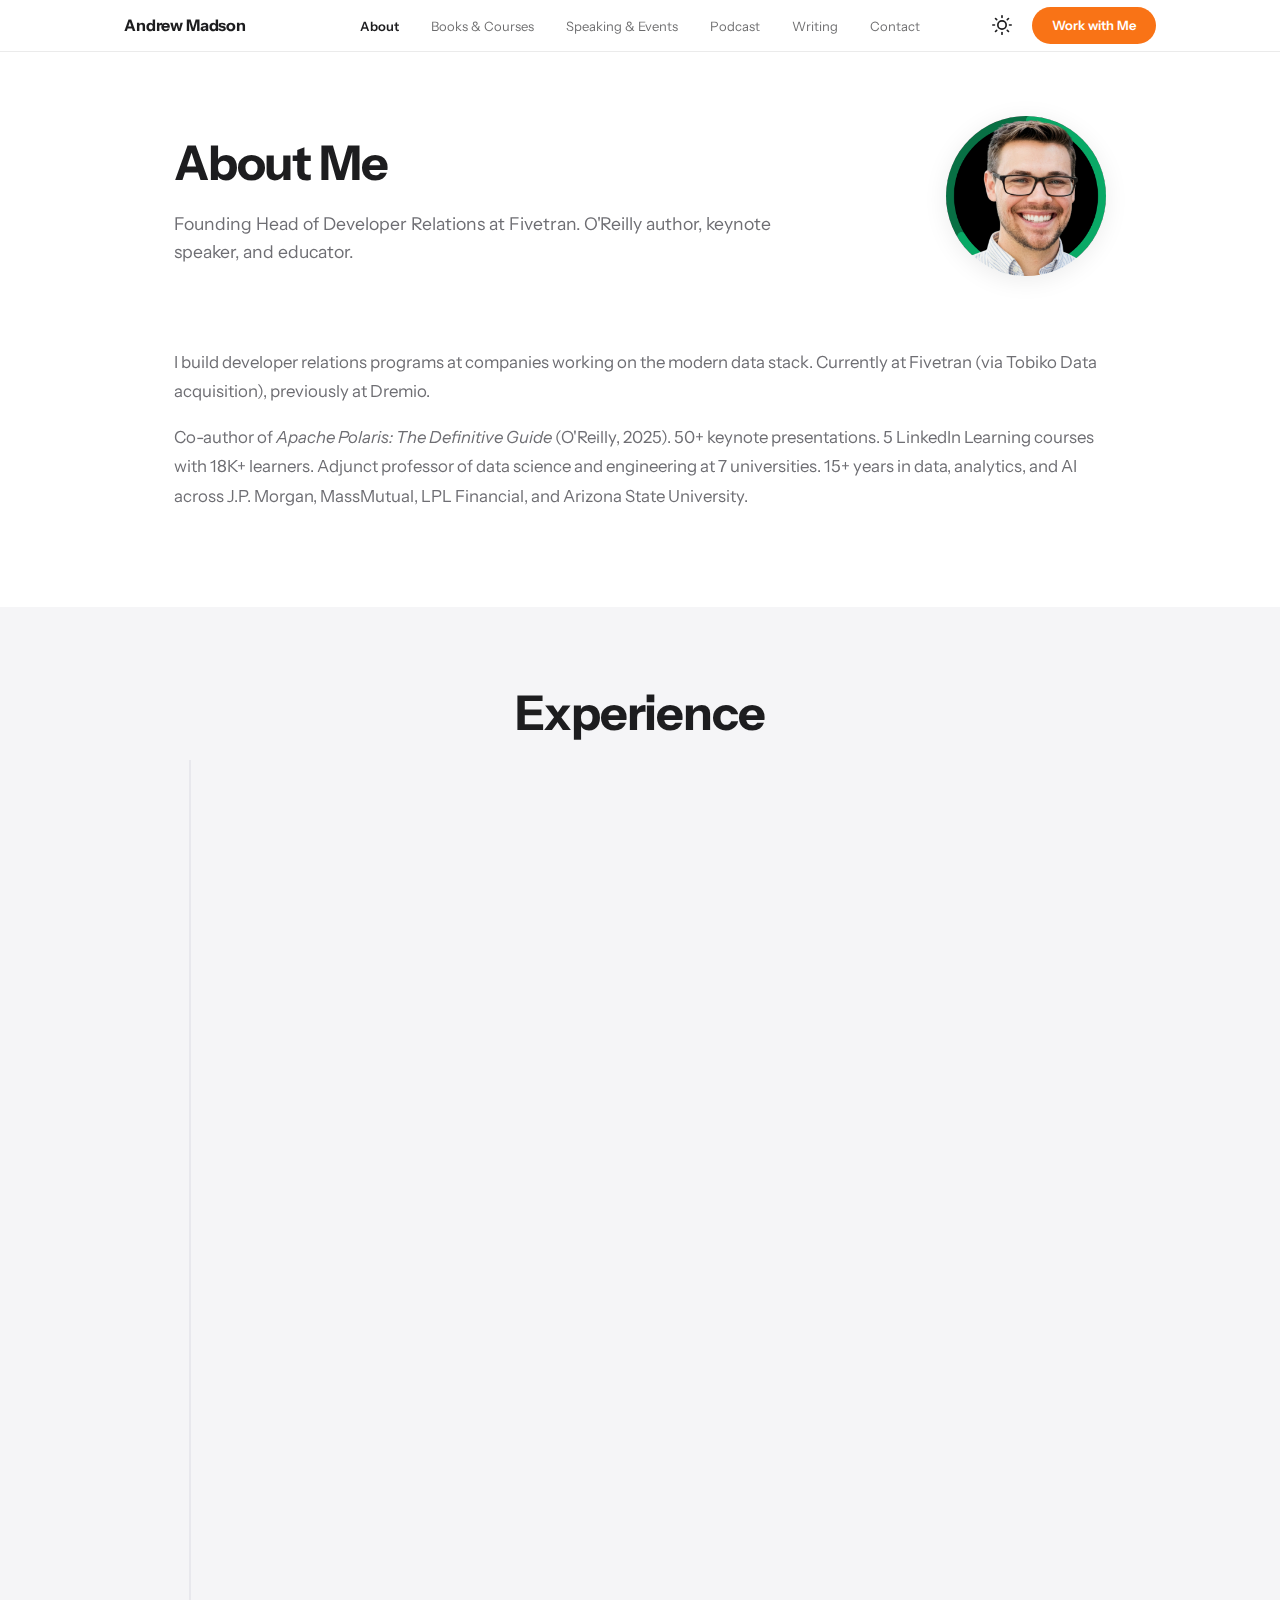
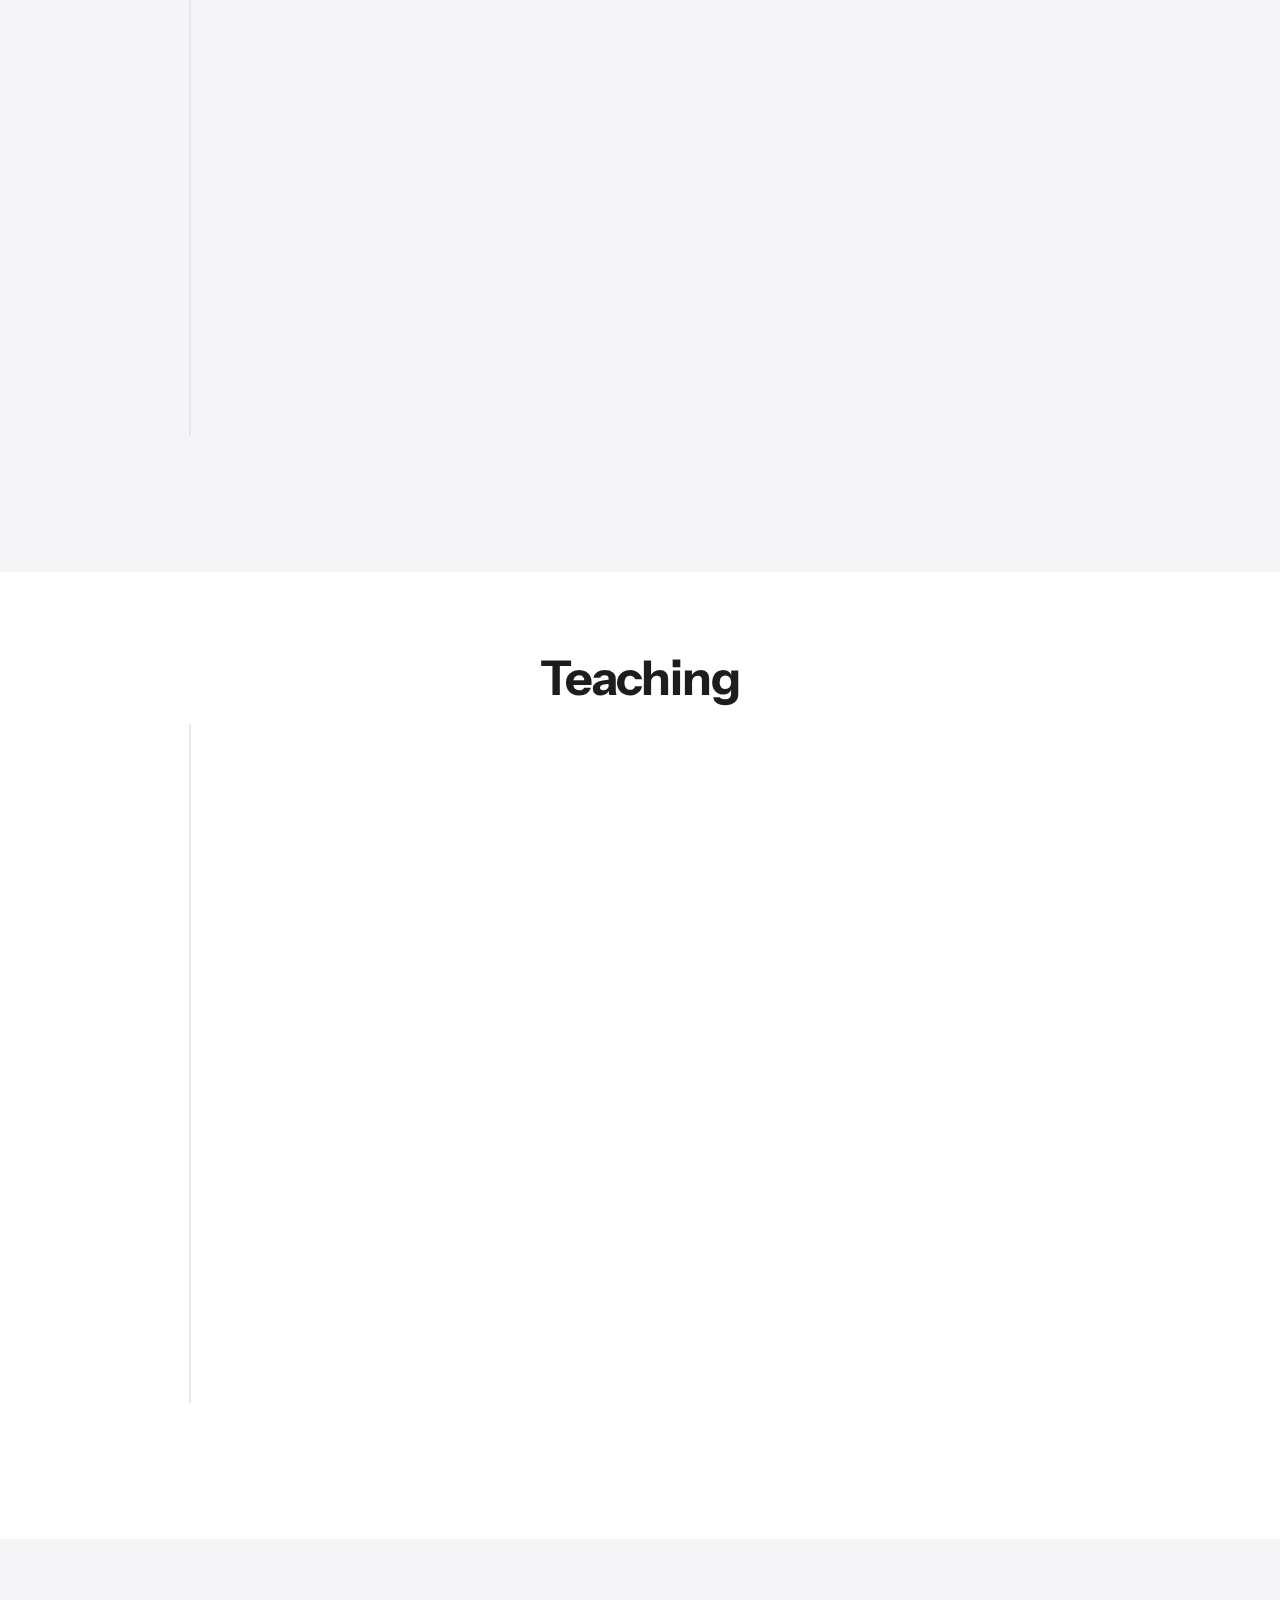
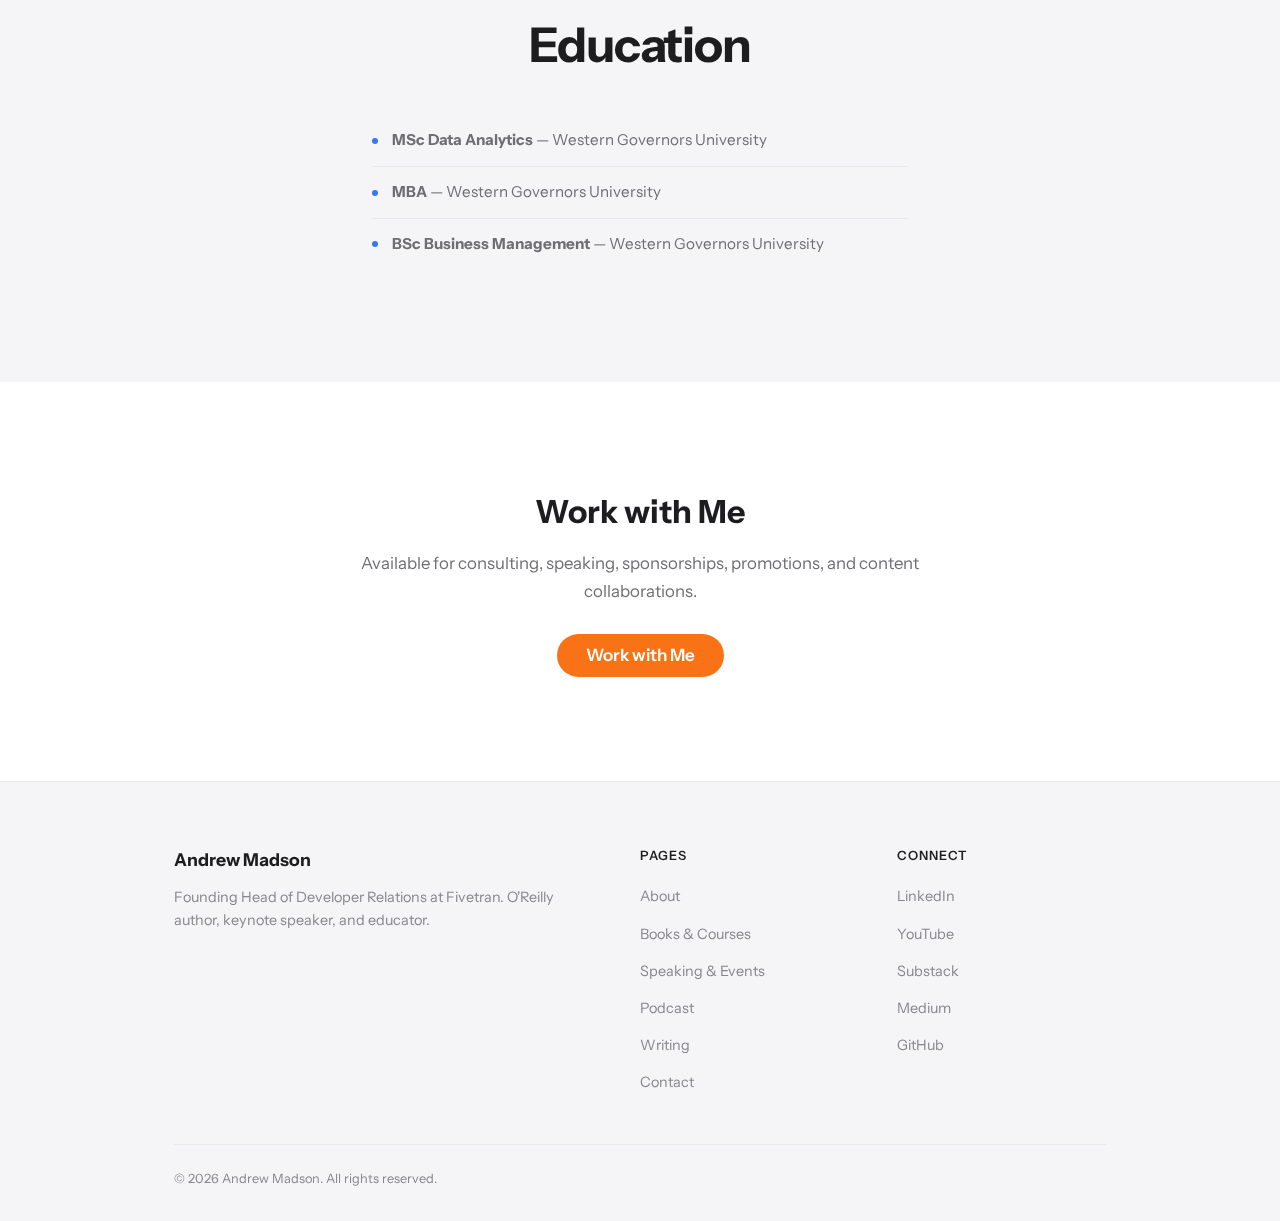
<file: about-me.html>
<!DOCTYPE html>
<html lang="en">
<head>
    <meta charset="UTF-8">
    <meta name="viewport" content="width=device-width, initial-scale=1.0">
    <title>About Me | Andrew Madson</title>
    <meta name="description" content="About Andrew Madson — Founding Head of Developer Relations at Fivetran. O'Reilly author, keynote speaker, and adjunct professor with 15+ years in data engineering.">
    <link rel="preconnect" href="https://fonts.googleapis.com">
    <link rel="preconnect" href="https://fonts.gstatic.com" crossorigin>
    <link href="https://fonts.googleapis.com/css2?family=Instrument+Sans:wght@400;500;600;700&family=JetBrains+Mono:wght@400;500&display=swap" rel="stylesheet">
    <link rel="stylesheet" href="styles.css">
</head>
<body data-page="about-me">
    <!-- SHARED NAV START -->
    <header id="header">
        <nav class="container">
            <a href="index.html" class="nav-logo">Andrew Madson</a>
            <button class="nav-toggle" aria-label="Toggle navigation">
                <span></span>
                <span></span>
                <span></span>
            </button>
            <ul class="nav-links">
                <li><a href="about-me.html">About</a></li>
                <li><a href="books.html">Books &amp; Courses</a></li>
                <li><a href="speaking.html">Speaking &amp; Events</a></li>
                <li><a href="podcast.html">Podcast</a></li>
                <li><a href="blog.html">Writing</a></li>
                <li><a href="contact.html">Contact</a></li>
            </ul>
            <div class="nav-actions">
                <button id="theme-toggle" class="theme-toggle" aria-label="Toggle Dark Mode">
                    <svg class="sun-icon" xmlns="http://www.w3.org/2000/svg" width="20" height="20" viewBox="0 0 24 24" fill="none" stroke="currentColor" stroke-width="2" stroke-linecap="round" stroke-linejoin="round"><circle cx="12" cy="12" r="5"></circle><line x1="12" y1="1" x2="12" y2="3"></line><line x1="12" y1="21" x2="12" y2="23"></line><line x1="4.22" y1="4.22" x2="5.64" y2="5.64"></line><line x1="18.36" y1="18.36" x2="19.78" y2="19.78"></line><line x1="1" y1="12" x2="3" y2="12"></line><line x1="21" y1="12" x2="23" y2="12"></line><line x1="4.22" y1="19.78" x2="5.64" y2="18.36"></line><line x1="18.36" y1="5.64" x2="19.78" y2="4.22"></line></svg>
                    <svg class="moon-icon" xmlns="http://www.w3.org/2000/svg" width="20" height="20" viewBox="0 0 24 24" fill="none" stroke="currentColor" stroke-width="2" stroke-linecap="round" stroke-linejoin="round"><path d="M21 12.79A9 9 0 1 1 11.21 3 7 7 0 0 0 21 12.79z"></path></svg>
                </button>
                <a href="https://docs.google.com/forms/d/e/1FAIpQLSdHYfOCD4GqT7gGfpkM9jqjr7KVi7chFpqvv8XWhYHjovkC3w/viewform" target="_blank" rel="noopener" class="nav-cta">Work with Me</a>
            </div>
        </nav>
    </header>
    <!-- SHARED NAV END -->

    <main>
        <div class="page-header page-header--about">
            <div class="container">
                <div class="about-intro">
                    <div class="about-intro-text">
                        <h1>About Me</h1>
                        <p>Founding Head of Developer Relations at Fivetran. O'Reilly author, keynote speaker, and educator.</p>
                    </div>
                    <img src="images/headshot.png" alt="Andrew Madson" class="about-headshot">
                </div>
            </div>
        </div>

        <section>
            <div class="container">
                <div class="about-text">
                    <p>I build developer relations programs at companies working on the modern data stack. Currently at Fivetran (via Tobiko Data acquisition), previously at Dremio.</p>
                    <p>Co-author of <em>Apache Polaris: The Definitive Guide</em> (O'Reilly, 2025). 50+ keynote presentations. 5 LinkedIn Learning courses with 18K+ learners. Adjunct professor of data science and engineering at 7 universities. 15+ years in data, analytics, and AI across J.P. Morgan, MassMutual, LPL Financial, and Arizona State University.</p>
                </div>
            </div>
        </section>

        <section class="section-light">
            <div class="container">
                <h2 class="section-title">Experience</h2>
                <div class="timeline">
                    <div class="timeline-item reveal">
                        <div class="timeline-logo"><img src="images/logos/fivetran.png" alt="Fivetran"></div>
                        <div class="timeline-content">
                            <h3>Fivetran</h3>
                            <p class="timeline-role">Founding Head of Developer Relations</p>
                            <p class="timeline-date">Present</p>
                            <p>Leading DevRel strategy and developer community growth for Fivetran's data integration platform.</p>
                        </div>
                    </div>
                    <div class="timeline-item reveal">
                        <div class="timeline-logo"><img src="images/logos/tobiko.png" alt="Tobiko Data"></div>
                        <div class="timeline-content">
                            <h3>Tobiko Data</h3>
                            <p class="timeline-role">Head of Developer Relations</p>
                            <p class="timeline-date">Acquired by Fivetran</p>
                            <p>Built DevRel from scratch for SQLMesh and Tobiko Data's data transformation tools.</p>
                        </div>
                    </div>
                    <div class="timeline-item reveal">
                        <div class="timeline-logo"><img src="images/logos/dremio.png" alt="Dremio"></div>
                        <div class="timeline-content">
                            <h3>Dremio</h3>
                            <p class="timeline-role">Field Chief Data Officer &amp; Principal Evangelist</p>
                            <p class="timeline-date">Previously</p>
                            <p>50+ keynotes globally. Established Apache Iceberg and Polaris meetups across 6 cities.</p>
                        </div>
                    </div>
                    <div class="timeline-item reveal">
                        <div class="timeline-logo"><img src="images/logos/insights-x-design.png" alt="Insights x Design"></div>
                        <div class="timeline-content">
                            <h3>Insights x Design</h3>
                            <p class="timeline-role">Founder</p>
                            <p class="timeline-date">Previously</p>
                            <p>Media and consulting focused on data engineering, AI, and open source.</p>
                        </div>
                    </div>
                    <div class="timeline-item reveal">
                        <div class="timeline-logo"><img src="images/logos/asu.png" alt="Arizona State University"></div>
                        <div class="timeline-content">
                            <h3>Arizona State University</h3>
                            <p class="timeline-role">Sr. Director of Analytics &amp; Predictive Modeling</p>
                            <p class="timeline-date">Previously</p>
                            <p>Led analytics teams for enrollment projections, capacity management, and student success research.</p>
                        </div>
                    </div>
                    <div class="timeline-item reveal">
                        <div class="timeline-logo"><img src="images/logos/lpl-financial.png" alt="LPL Financial"></div>
                        <div class="timeline-content">
                            <h3>LPL Financial</h3>
                            <p class="timeline-role">AVP of Analytics</p>
                            <p class="timeline-date">Previously</p>
                            <p>Analytics strategy for one of the largest independent broker-dealers.</p>
                        </div>
                    </div>
                    <div class="timeline-item reveal">
                        <div class="timeline-logo"><img src="images/logos/massmutual.png" alt="MassMutual"></div>
                        <div class="timeline-content">
                            <h3>MassMutual</h3>
                            <p class="timeline-role">Lead Technical Program Manager, Data Privacy</p>
                            <p class="timeline-date">Previously</p>
                            <p>Enterprise data privacy program management.</p>
                        </div>
                    </div>
                    <div class="timeline-item reveal">
                        <div class="timeline-logo"><img src="images/logos/jpmorgan.png" alt="J.P. Morgan Chase"></div>
                        <div class="timeline-content">
                            <h3>J.P. Morgan Chase</h3>
                            <p class="timeline-role">VP of Analytics &amp; Machine Learning</p>
                            <p class="timeline-date">Previously</p>
                            <p>Data analytics and ML for enterprise financial services.</p>
                        </div>
                    </div>
                </div>
            </div>
        </section>

        <section>
            <div class="container">
                <h2 class="section-title">Teaching</h2>
                <div class="timeline">
                    <div class="timeline-item reveal">
                        <div class="timeline-logo"><img src="images/logos/wgu.png" alt="Western Governors University"></div>
                        <div class="timeline-content">
                            <h3>Western Governors University</h3>
                            <p class="timeline-role">Graduate Professor of Data Science &amp; Engineering</p>
                        </div>
                    </div>
                    <div class="timeline-item reveal">
                        <div class="timeline-logo"><img src="images/logos/snhu.png" alt="Southern New Hampshire University"></div>
                        <div class="timeline-content">
                            <h3>Southern New Hampshire University</h3>
                            <p class="timeline-role">Undergraduate Professor of Business Management &amp; Leadership</p>
                        </div>
                    </div>
                    <div class="timeline-item reveal">
                        <div class="timeline-logo"><img src="images/logos/gcu.png" alt="Grand Canyon University"></div>
                        <div class="timeline-content">
                            <h3>Grand Canyon University</h3>
                            <p class="timeline-role">Graduate Professor</p>
                        </div>
                    </div>
                    <div class="timeline-item reveal">
                        <div class="timeline-logo"><img src="images/logos/uindy.png" alt="University of Indianapolis"></div>
                        <div class="timeline-content">
                            <h3>University of Indianapolis</h3>
                            <p class="timeline-role">Graduate Professor</p>
                        </div>
                    </div>
                    <div class="timeline-item reveal">
                        <div class="timeline-logo"><img src="images/logos/trine.png" alt="Trine University"></div>
                        <div class="timeline-content">
                            <h3>Trine University</h3>
                            <p class="timeline-role">Graduate Professor</p>
                        </div>
                    </div>
                    <div class="timeline-item reveal">
                        <div class="timeline-logo"><img src="images/logos/maryville.png" alt="Maryville University"></div>
                        <div class="timeline-content">
                            <h3>Maryville University</h3>
                            <p class="timeline-role">Graduate Professor of Data Engineering</p>
                        </div>
                    </div>
                    <div class="timeline-item reveal">
                        <div class="timeline-logo"><img src="images/logos/purdue.png" alt="Purdue University"></div>
                        <div class="timeline-content">
                            <h3>Purdue University</h3>
                            <p class="timeline-role">Graduate Professor of Data Science</p>
                        </div>
                    </div>
                </div>
            </div>
        </section>

        <section class="section-light">
            <div class="container">
                <h2 class="section-title">Education</h2>
                <div class="education">
                    <ul class="education-list">
                        <li><span><strong>MSc Data Analytics</strong> — Western Governors University</span></li>
                        <li><span><strong>MBA</strong> — Western Governors University</span></li>
                        <li><span><strong>BSc Business Management</strong> — Western Governors University</span></li>
                    </ul>
                </div>
            </div>
        </section>

        <section class="about-cta-section">
            <div class="container">
                <div class="about-cta">
                    <h2>Work with Me</h2>
                    <p>Available for consulting, speaking, sponsorships, promotions, and content collaborations.</p>
                    <div class="about-cta-actions">
                        <a href="https://docs.google.com/forms/d/e/1FAIpQLSdHYfOCD4GqT7gGfpkM9jqjr7KVi7chFpqvv8XWhYHjovkC3w/viewform" target="_blank" rel="noopener" class="btn btn-orange">Work with Me</a>
                    </div>
                </div>
            </div>
        </section>
    </main>

    <!-- SHARED FOOTER START -->
    <footer>
        <div class="container">
            <div class="footer-grid">
                <div class="footer-brand">
                    <a href="index.html" class="footer-logo">Andrew Madson</a>
                    <p>Founding Head of Developer Relations at Fivetran. O'Reilly author, keynote speaker, and educator.</p>
                </div>
                <div class="footer-links">
                    <h4>Pages</h4>
                    <ul>
                        <li><a href="about-me.html">About</a></li>
                        <li><a href="books.html">Books &amp; Courses</a></li>
                        <li><a href="speaking.html">Speaking &amp; Events</a></li>
                        <li><a href="podcast.html">Podcast</a></li>
                        <li><a href="blog.html">Writing</a></li>
                        <li><a href="contact.html">Contact</a></li>
                    </ul>
                </div>
                <div class="footer-links">
                    <h4>Connect</h4>
                    <ul>
                        <li><a href="https://www.linkedin.com/in/andrew-madson/" target="_blank" rel="noopener">LinkedIn</a></li>
                        <li><a href="https://www.youtube.com/@andrew-madson" target="_blank" rel="noopener">YouTube</a></li>
                        <li><a href="https://substack.com/@andrewmadson" target="_blank" rel="noopener">Substack</a></li>
                        <li><a href="https://medium.com/@andymadson" target="_blank" rel="noopener">Medium</a></li>
                        <li><a href="https://github.com/andymadson" target="_blank" rel="noopener">GitHub</a></li>
                    </ul>
                </div>
            </div>
            <div class="footer-bottom">
                <p>&copy; 2026 Andrew Madson. All rights reserved.</p>
            </div>
        </div>
    </footer>
    <!-- SHARED FOOTER END -->

    <script src="script.js"></script>
</body>
</html>
</file>
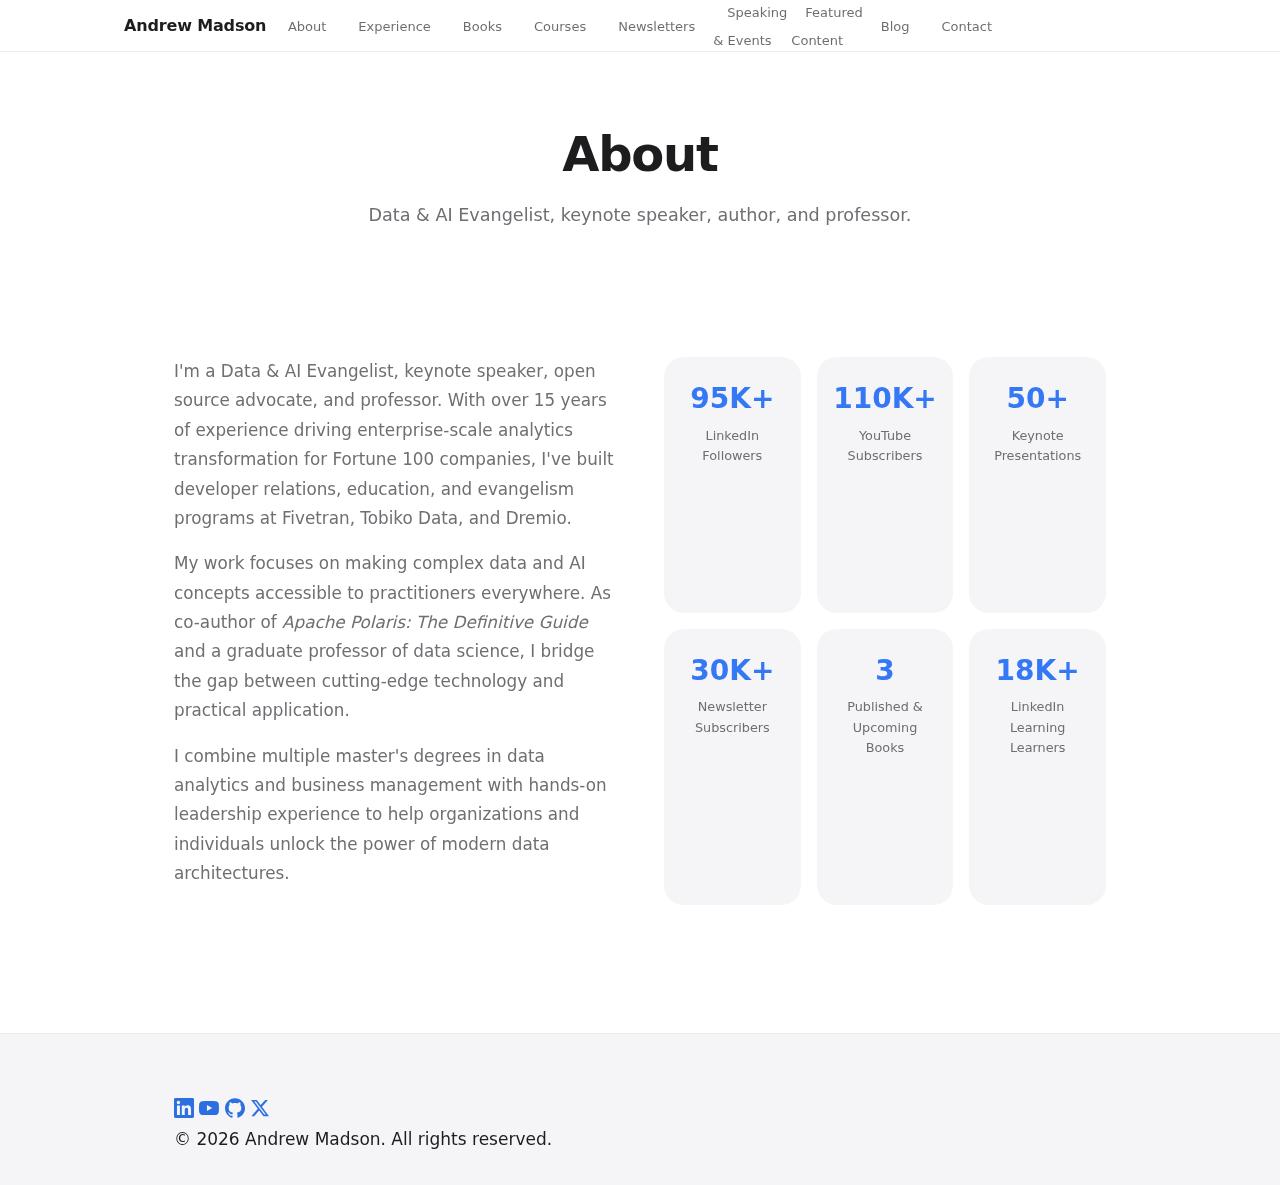
<file: about.html>
<!DOCTYPE html>
<html lang="en">
<head>
    <meta charset="UTF-8">
    <meta name="viewport" content="width=device-width, initial-scale=1.0">
    <title>About | Andrew Madson</title>
    <meta name="description" content="About Andrew Madson — Data & AI Evangelist, keynote speaker, open source advocate, author, and professor.">
    <link rel="preconnect" href="https://fonts.googleapis.com">
    <link rel="preconnect" href="https://fonts.gstatic.com" crossorigin>
    <link href="https://fonts.googleapis.com/css2?family=Inter:wght@400;600;700&display=swap" rel="stylesheet">
    <link rel="stylesheet" href="styles.css">
</head>
<body data-page="about">
    <!-- SHARED NAV START -->
    <header id="header">
        <nav class="container">
            <a href="index.html" class="nav-logo">Andrew Madson</a>
            <button class="nav-toggle" aria-label="Toggle navigation">
                <span></span>
                <span></span>
                <span></span>
            </button>
            <ul class="nav-links">
                <li><a href="about.html">About</a></li>
                <li><a href="experience.html">Experience</a></li>
                <li><a href="books.html">Books</a></li>
                <li><a href="courses.html">Courses</a></li>
                <li><a href="newsletters.html">Newsletters</a></li>
                <li><a href="speaking.html">Speaking &amp; Events</a></li>
                <li><a href="videos.html">Featured Content</a></li>
                <li><a href="blog.html">Blog</a></li>
                <li><a href="contact.html">Contact</a></li>
            </ul>
        </nav>
    </header>
    <!-- SHARED NAV END -->

    <main>
        <div class="page-header">
            <h1>About</h1>
            <p>Data &amp; AI Evangelist, keynote speaker, author, and professor.</p>
        </div>

        <section>
            <div class="container">
                <div class="about-grid">
                    <div class="about-text animate-on-scroll">
                        <p>I'm a Data &amp; AI Evangelist, keynote speaker, open source advocate, and professor. With over 15 years of experience driving enterprise-scale analytics transformation for Fortune 100 companies, I've built developer relations, education, and evangelism programs at Fivetran, Tobiko Data, and Dremio.</p>
                        <p>My work focuses on making complex data and AI concepts accessible to practitioners everywhere. As co-author of <em>Apache Polaris: The Definitive Guide</em> and a graduate professor of data science, I bridge the gap between cutting-edge technology and practical application.</p>
                        <p>I combine multiple master's degrees in data analytics and business management with hands-on leadership experience to help organizations and individuals unlock the power of modern data architectures.</p>
                    </div>
                    <div class="about-highlights animate-on-scroll">
                        <a href="https://www.linkedin.com/in/andrew-madson/" target="_blank" rel="noopener" class="highlight-card">
                            <span class="highlight-number">95K+</span>
                            <span class="highlight-label">LinkedIn Followers</span>
                        </a>
                        <a href="https://www.youtube.com/@andrew-madson" target="_blank" rel="noopener" class="highlight-card">
                            <span class="highlight-number">110K+</span>
                            <span class="highlight-label">YouTube Subscribers</span>
                        </a>
                        <a href="https://sessionize.com/andrew-madson/" target="_blank" rel="noopener" class="highlight-card">
                            <span class="highlight-number">50+</span>
                            <span class="highlight-label">Keynote Presentations</span>
                        </a>
                        <a href="https://substack.com/@andrewmadson" target="_blank" rel="noopener" class="highlight-card">
                            <span class="highlight-number">30K+</span>
                            <span class="highlight-label">Newsletter Subscribers</span>
                        </a>
                        <a href="books.html" class="highlight-card">
                            <span class="highlight-number">3</span>
                            <span class="highlight-label">Published &amp; Upcoming Books</span>
                        </a>
                        <a href="https://www.linkedin.com/learning/instructors/dremio" target="_blank" rel="noopener" class="highlight-card">
                            <span class="highlight-number">18K+</span>
                            <span class="highlight-label">LinkedIn Learning Learners</span>
                        </a>
                    </div>
                </div>
            </div>
        </section>
    </main>

    <!-- SHARED FOOTER START -->
    <footer>
        <div class="container">
            <div class="footer-social">
                <a href="https://www.linkedin.com/in/andrew-madson/" target="_blank" rel="noopener" aria-label="LinkedIn"><svg viewBox="0 0 24 24" width="20" height="20" fill="currentColor"><path d="M20.447 20.452h-3.554v-5.569c0-1.328-.027-3.037-1.852-3.037-1.853 0-2.136 1.445-2.136 2.939v5.667H9.351V9h3.414v1.561h.046c.477-.9 1.637-1.85 3.37-1.85 3.601 0 4.267 2.37 4.267 5.455v6.286zM5.337 7.433a2.062 2.062 0 01-2.063-2.065 2.064 2.064 0 112.063 2.065zm1.782 13.019H3.555V9h3.564v11.452zM22.225 0H1.771C.792 0 0 .774 0 1.729v20.542C0 23.227.792 24 1.771 24h20.451C23.2 24 24 23.227 24 22.271V1.729C24 .774 23.2 0 22.222 0h.003z"/></svg></a>
                <a href="https://www.youtube.com/@andrew-madson" target="_blank" rel="noopener" aria-label="YouTube"><svg viewBox="0 0 24 24" width="20" height="20" fill="currentColor"><path d="M23.498 6.186a3.016 3.016 0 00-2.122-2.136C19.505 3.545 12 3.545 12 3.545s-7.505 0-9.377.505A3.017 3.017 0 00.502 6.186C0 8.07 0 12 0 12s0 3.93.502 5.814a3.016 3.016 0 002.122 2.136c1.871.505 9.376.505 9.376.505s7.505 0 9.377-.505a3.015 3.015 0 002.122-2.136C24 15.93 24 12 24 12s0-3.93-.502-5.814zM9.545 15.568V8.432L15.818 12l-6.273 3.568z"/></svg></a>
                <a href="https://github.com/andymadson" target="_blank" rel="noopener" aria-label="GitHub"><svg viewBox="0 0 24 24" width="20" height="20" fill="currentColor"><path d="M12 .297c-6.63 0-12 5.373-12 12 0 5.303 3.438 9.8 8.205 11.385.6.113.82-.258.82-.577 0-.285-.01-1.04-.015-2.04-3.338.724-4.042-1.61-4.042-1.61C4.422 18.07 3.633 17.7 3.633 17.7c-1.087-.744.084-.729.084-.729 1.205.084 1.838 1.236 1.838 1.236 1.07 1.835 2.809 1.305 3.495.998.108-.776.417-1.305.76-1.605-2.665-.3-5.466-1.332-5.466-5.93 0-1.31.465-2.38 1.235-3.22-.135-.303-.54-1.523.105-3.176 0 0 1.005-.322 3.3 1.23.96-.267 1.98-.399 3-.405 1.02.006 2.04.138 3 .405 2.28-1.552 3.285-1.23 3.285-1.23.645 1.653.24 2.873.12 3.176.765.84 1.23 1.91 1.23 3.22 0 4.61-2.805 5.625-5.475 5.92.42.36.81 1.096.81 2.22 0 1.606-.015 2.896-.015 3.286 0 .315.21.69.825.57C20.565 22.092 24 17.592 24 12.297c0-6.627-5.373-12-12-12"/></svg></a>
                <a href="https://x.com/andrewmadson11" target="_blank" rel="noopener" aria-label="X / Twitter"><svg viewBox="0 0 24 24" width="20" height="20" fill="currentColor"><path d="M18.244 2.25h3.308l-7.227 8.26 8.502 11.24H16.17l-5.214-6.817L4.99 21.75H1.68l7.73-8.835L1.254 2.25H8.08l4.713 6.231zm-1.161 17.52h1.833L7.084 4.126H5.117z"/></svg></a>
            </div>
            <p>&copy; 2026 Andrew Madson. All rights reserved.</p>
        </div>
    </footer>
    <!-- SHARED FOOTER END -->

    <script src="script.js"></script>
</body>
</html>
</file>
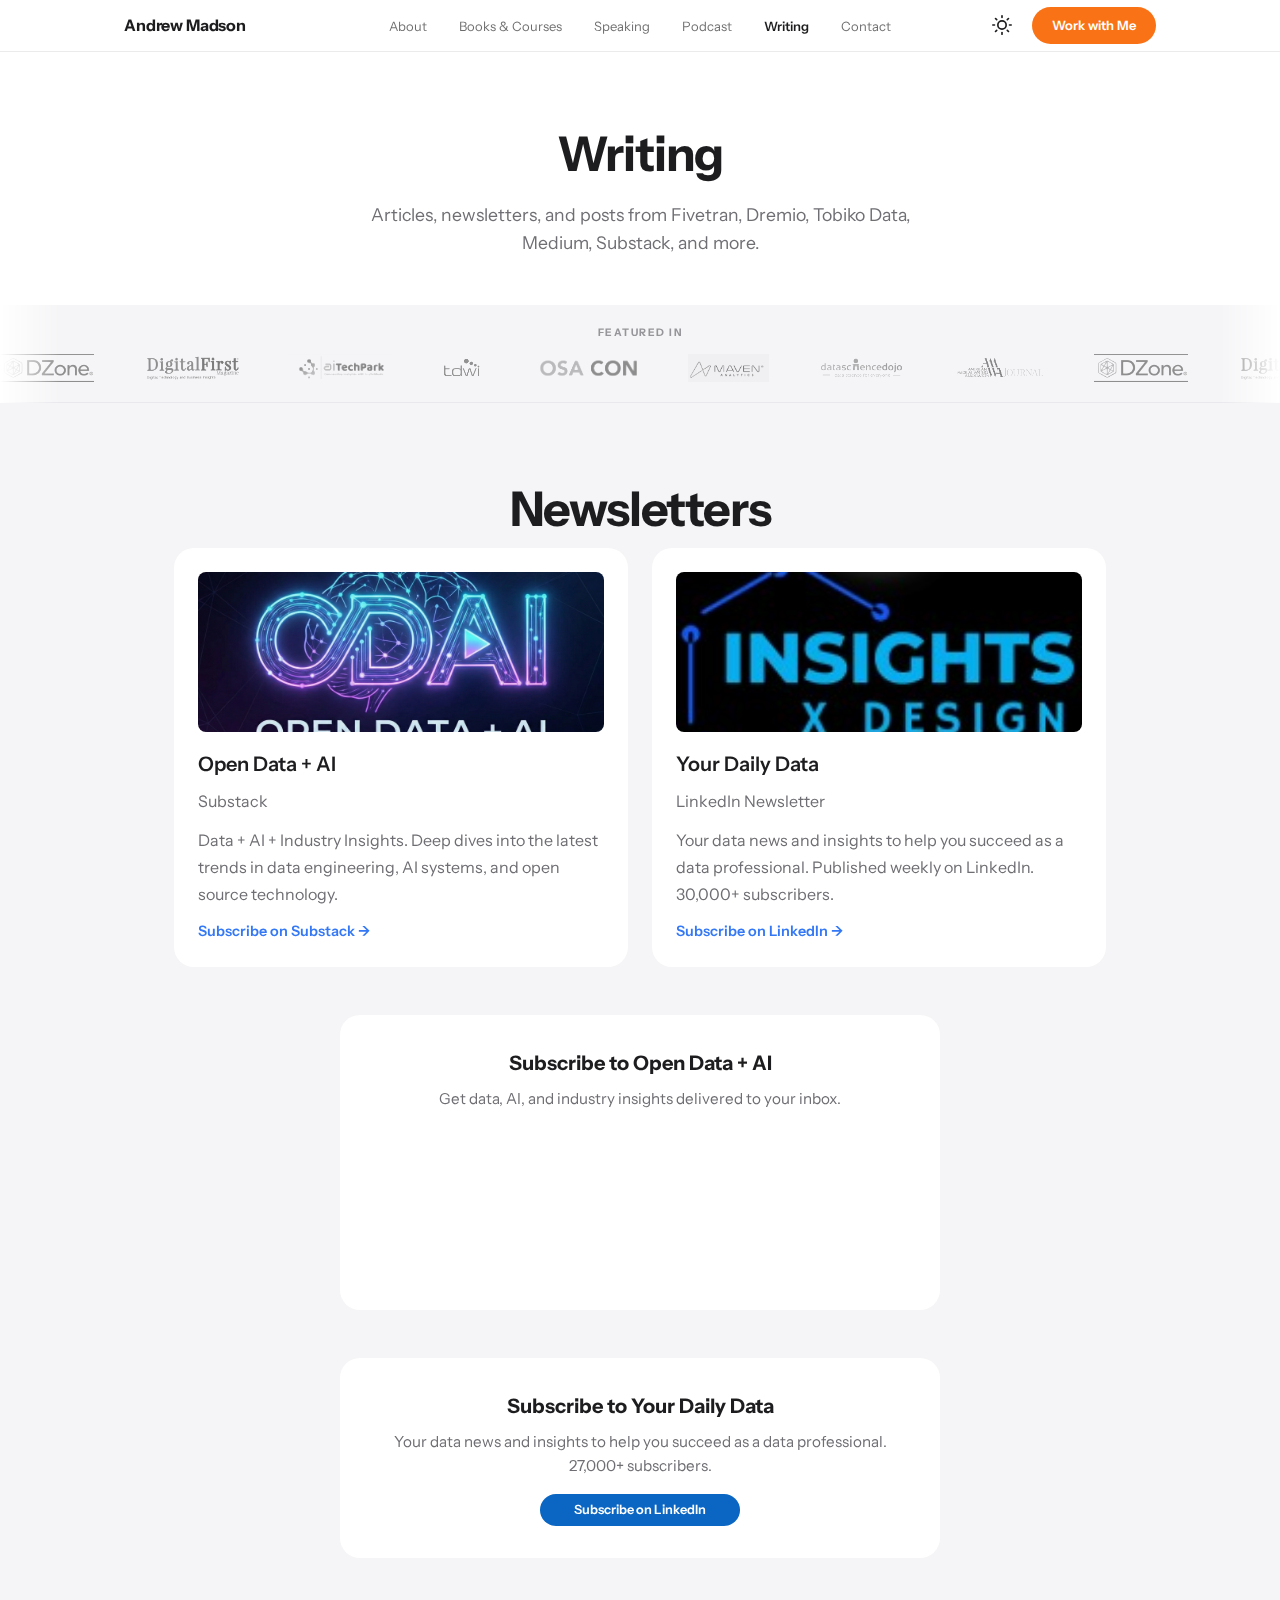
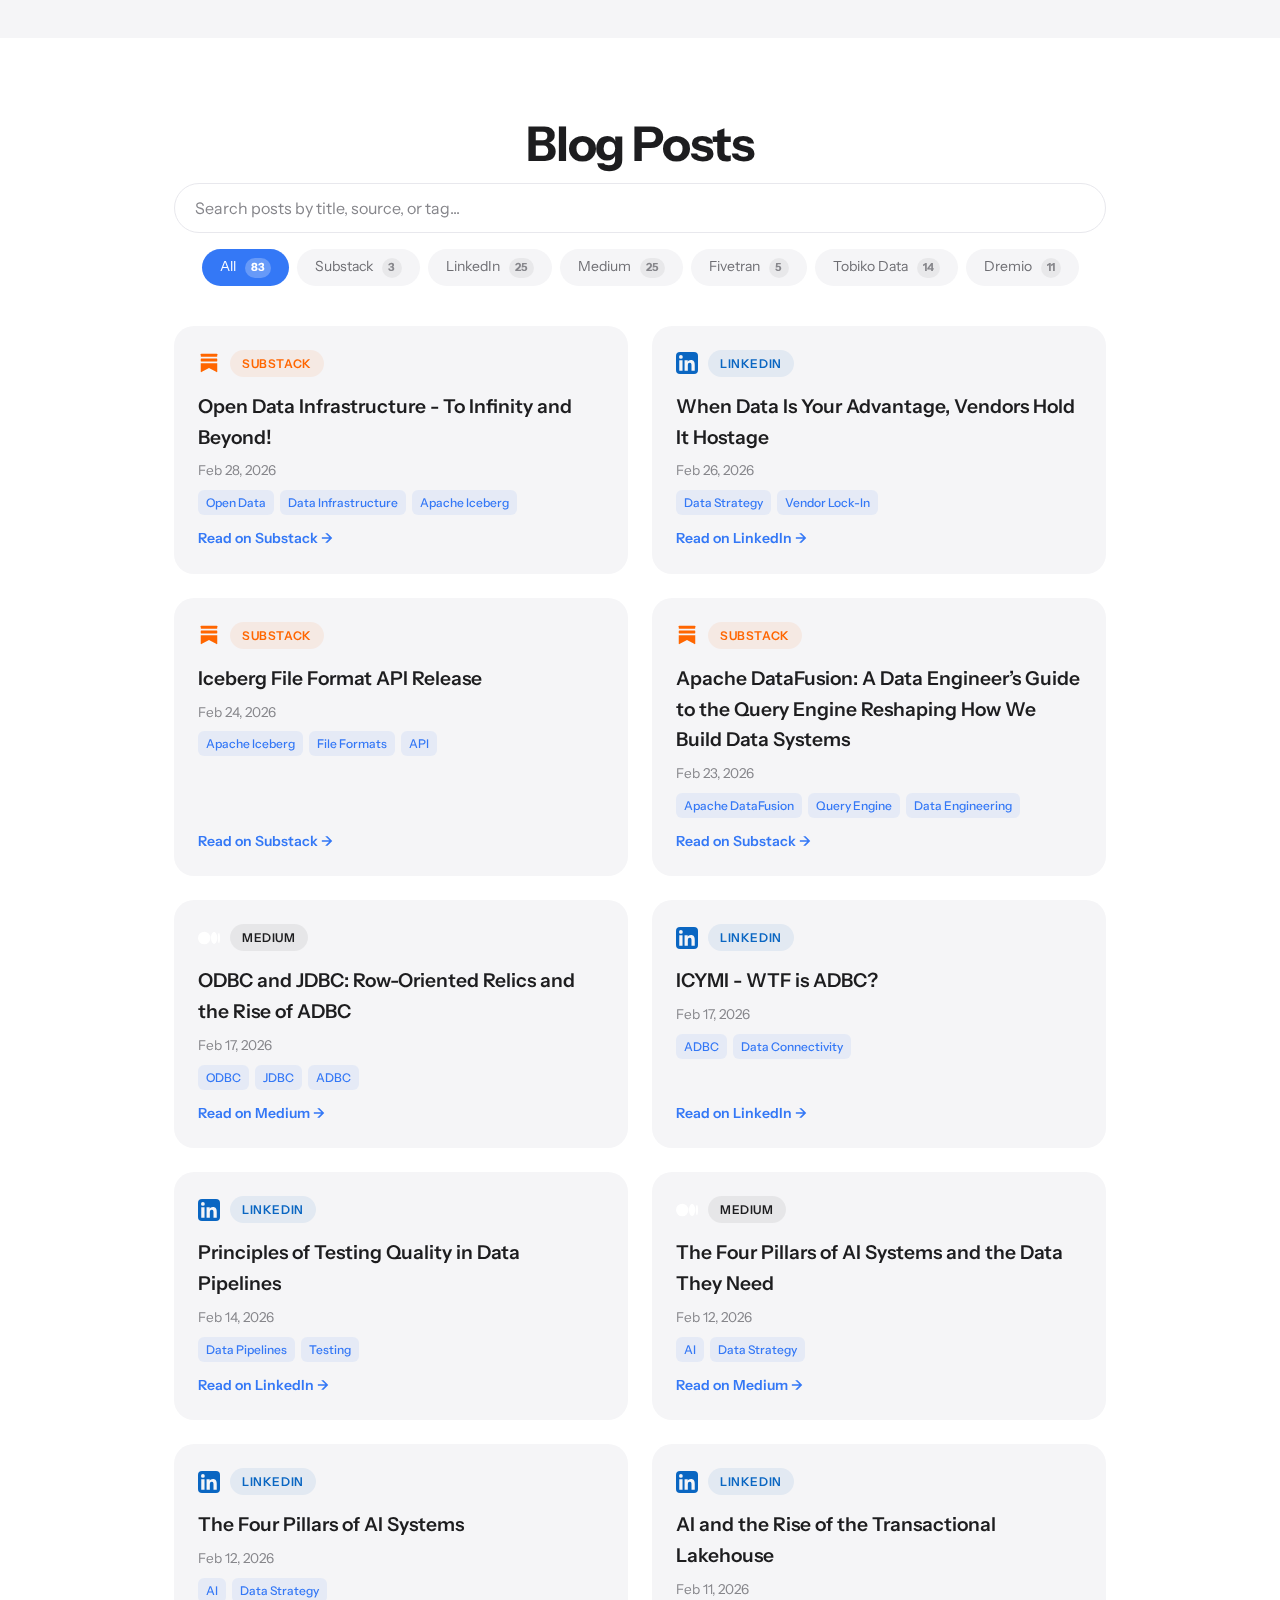
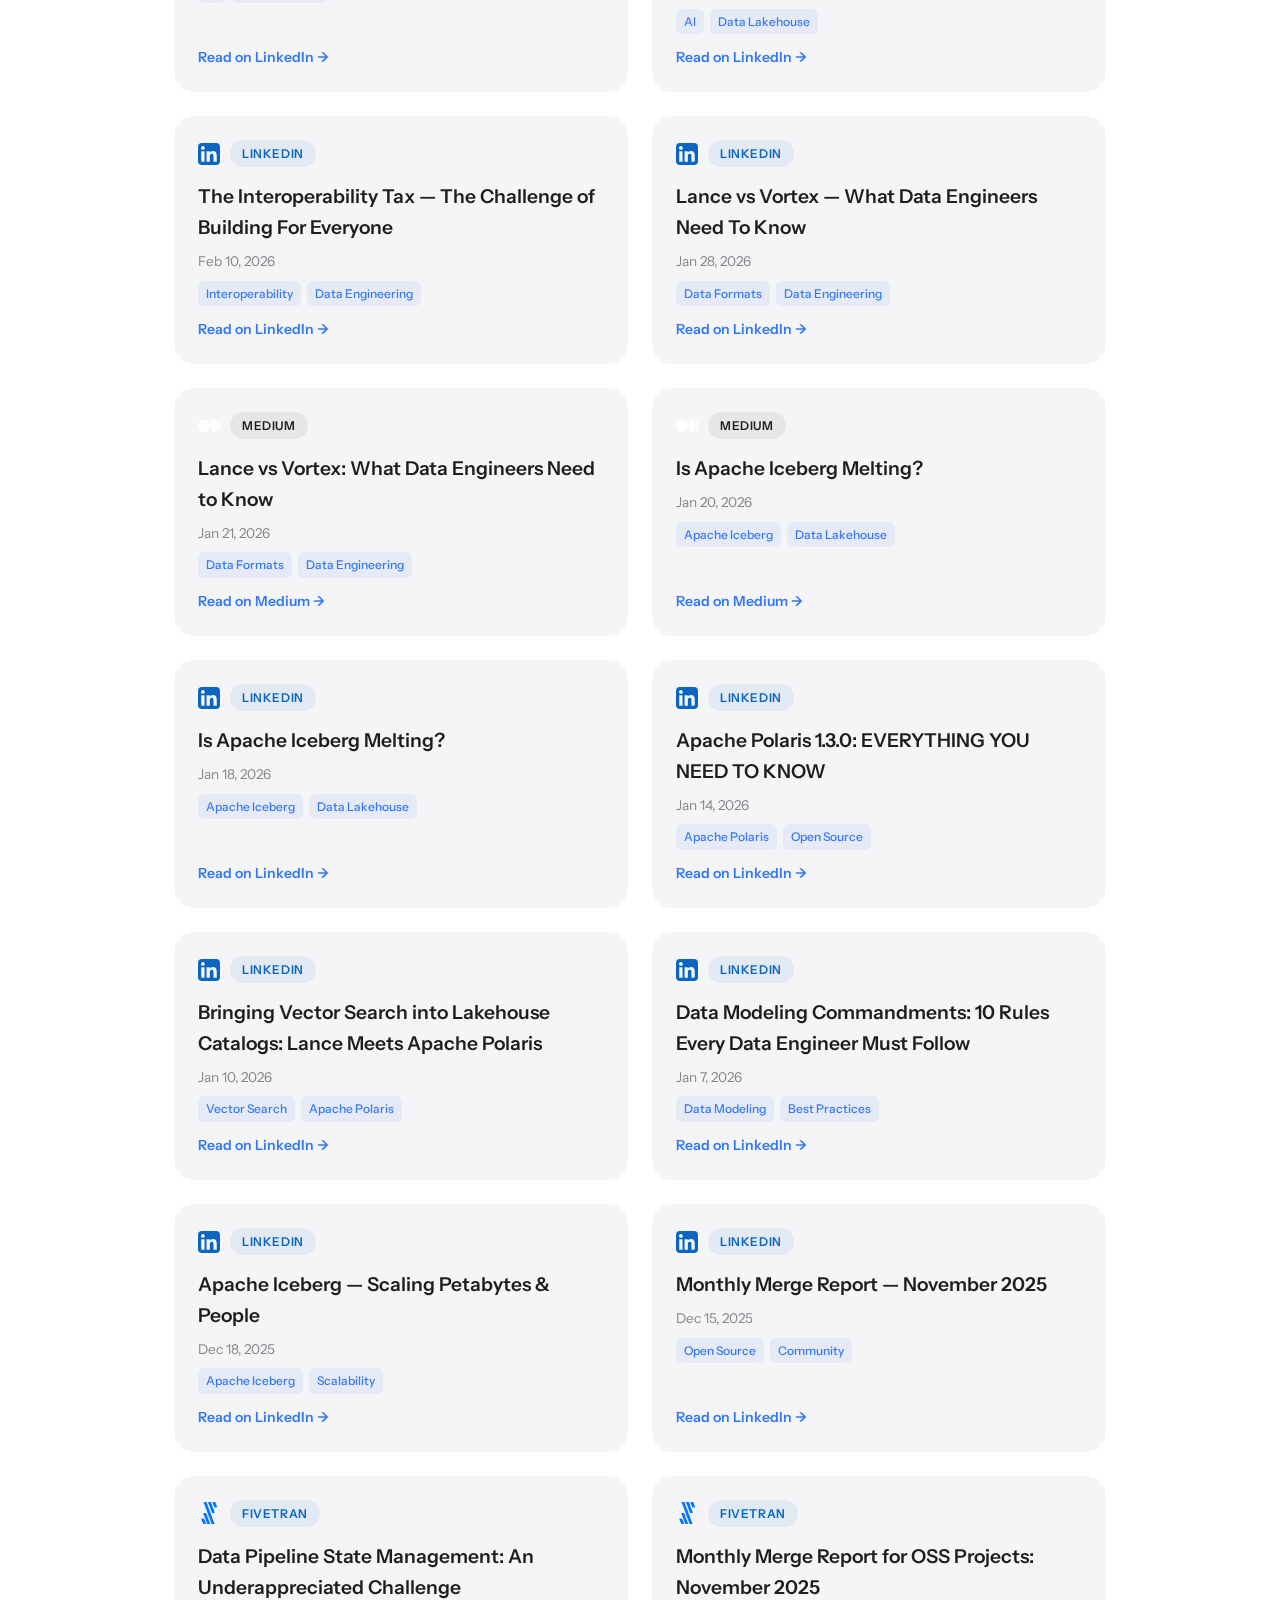
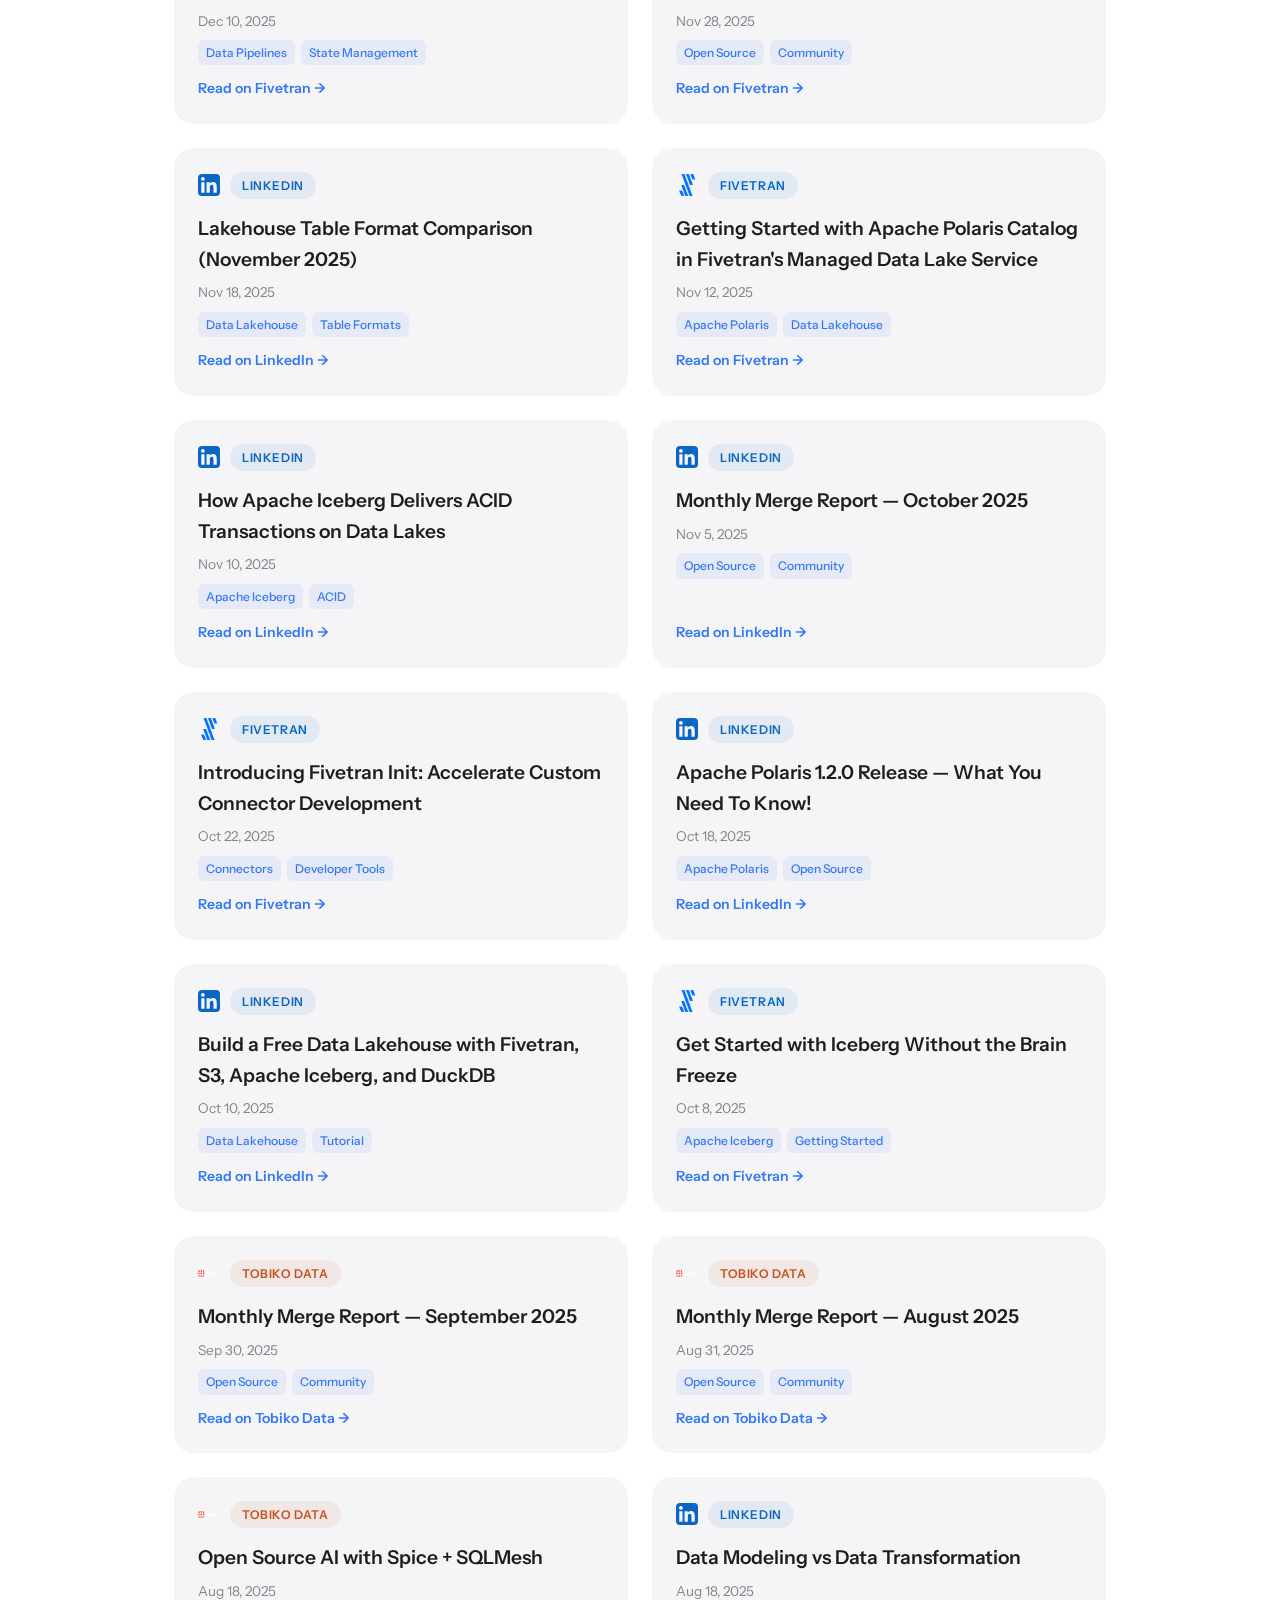
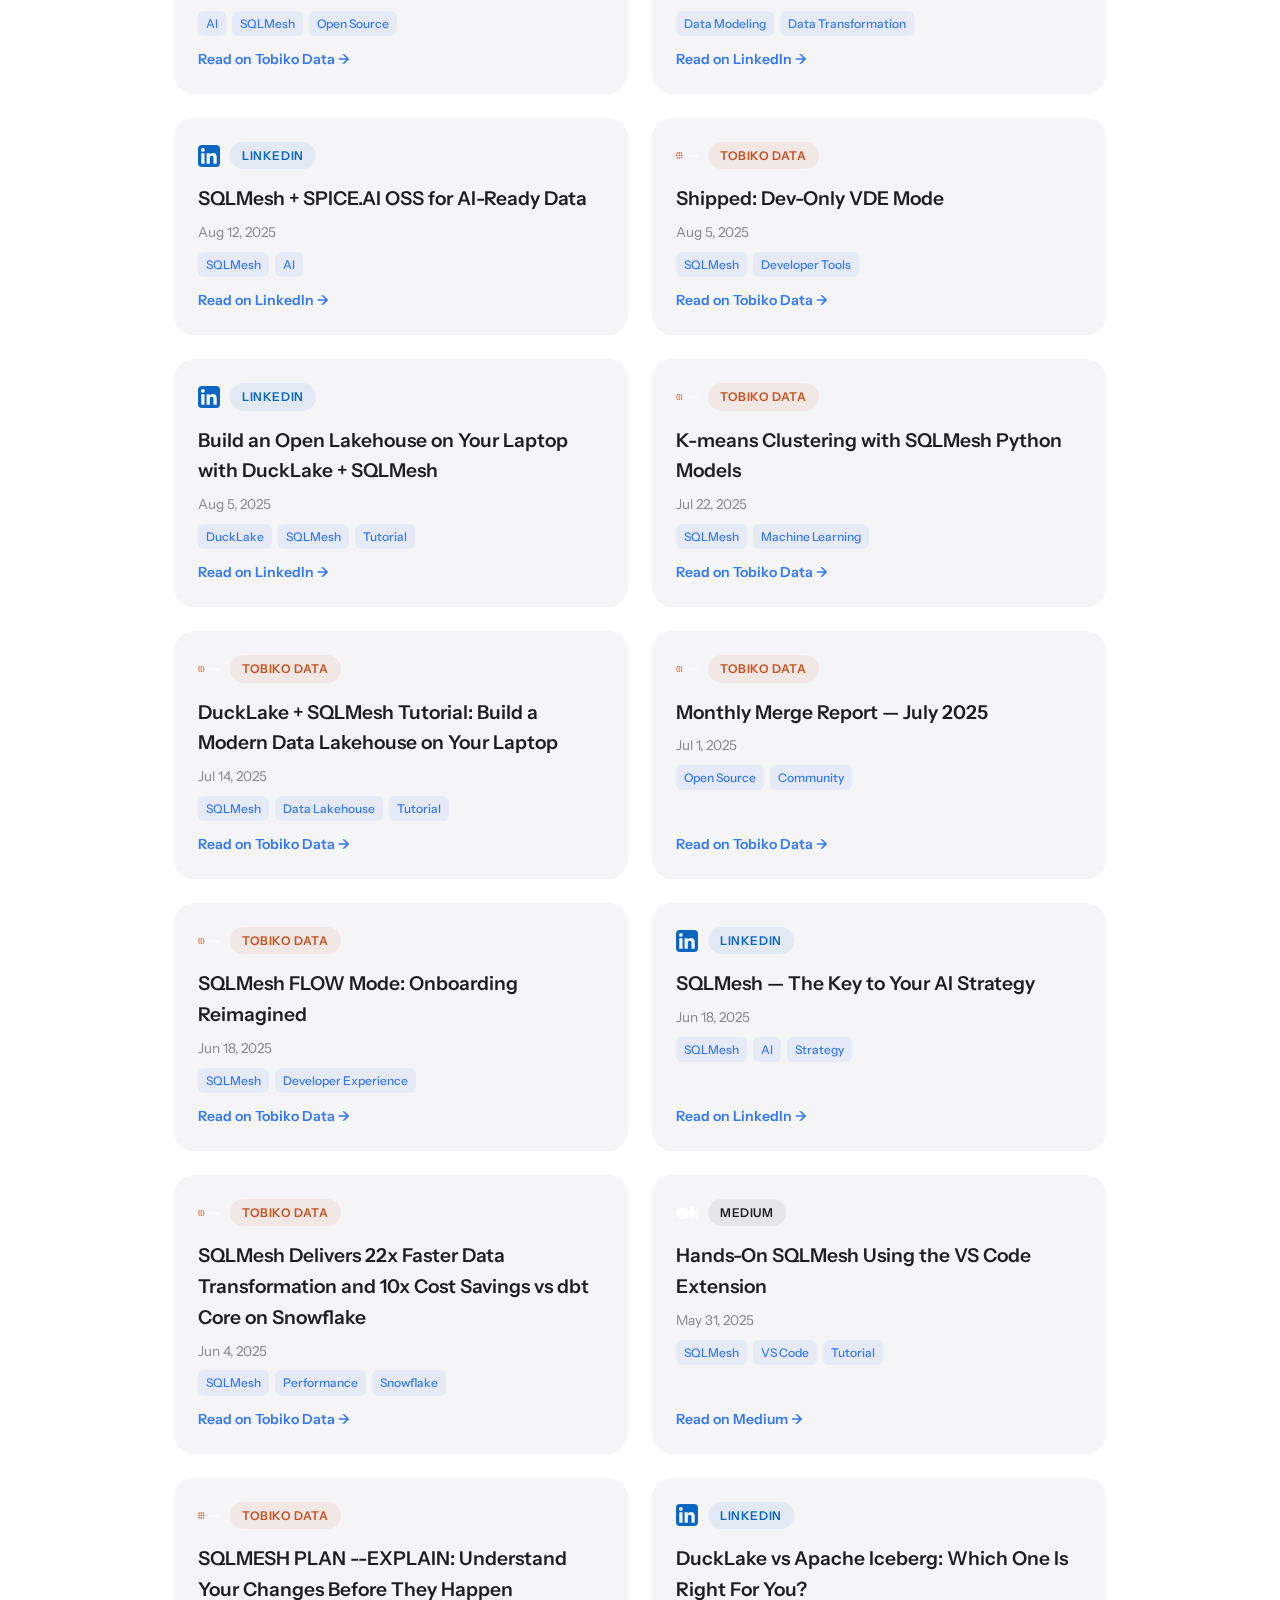
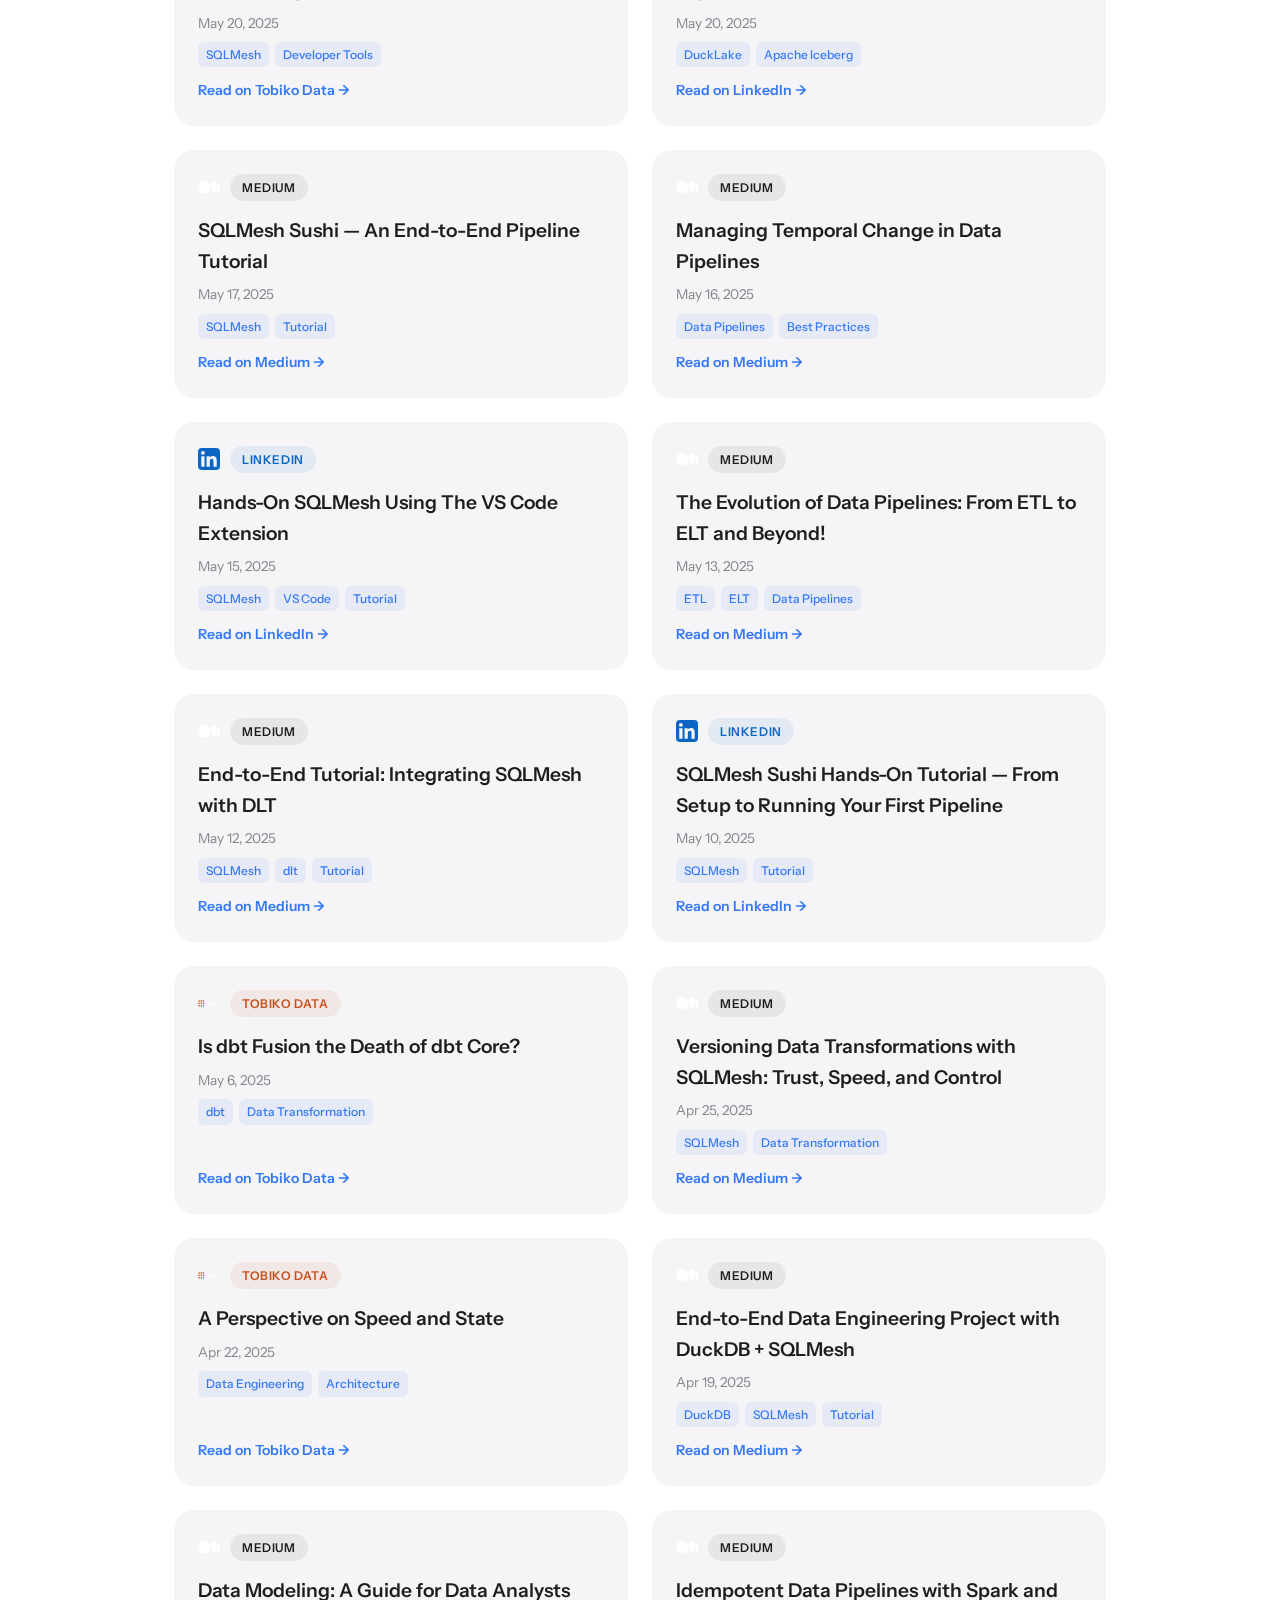
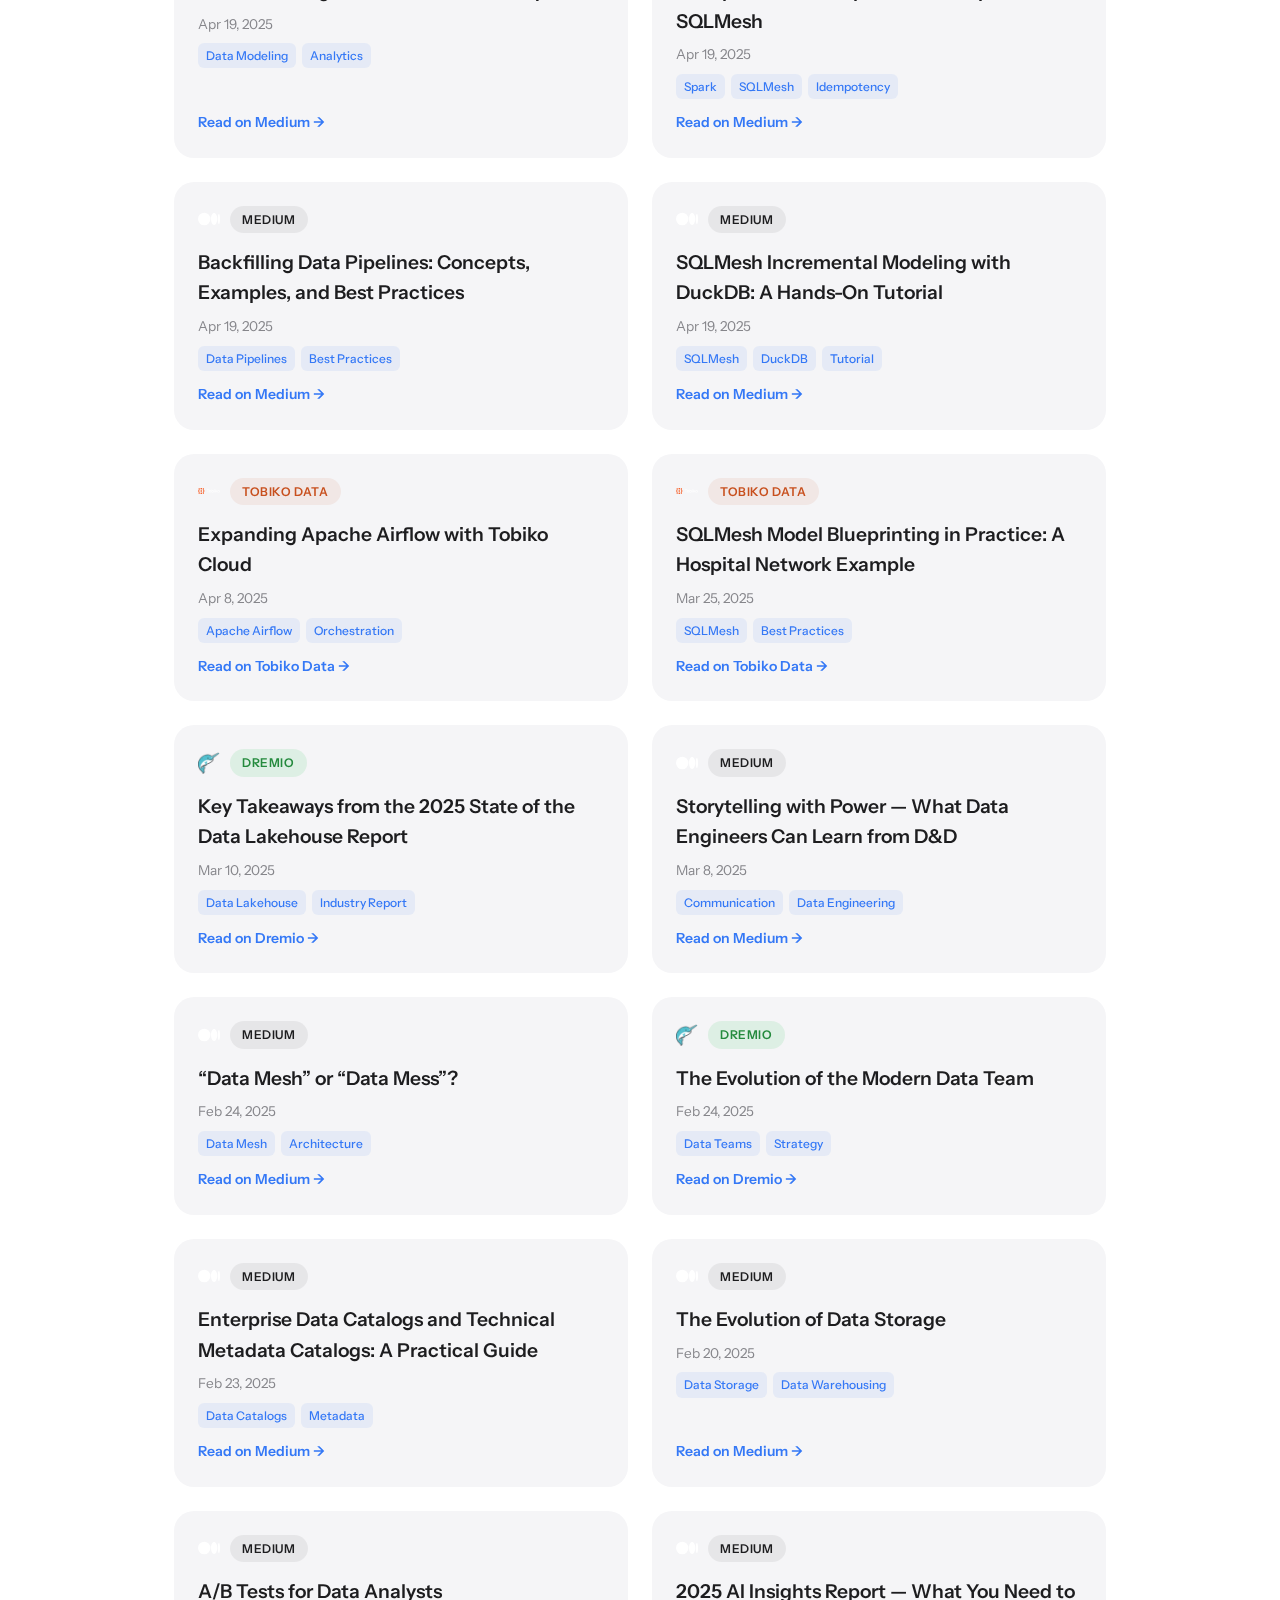
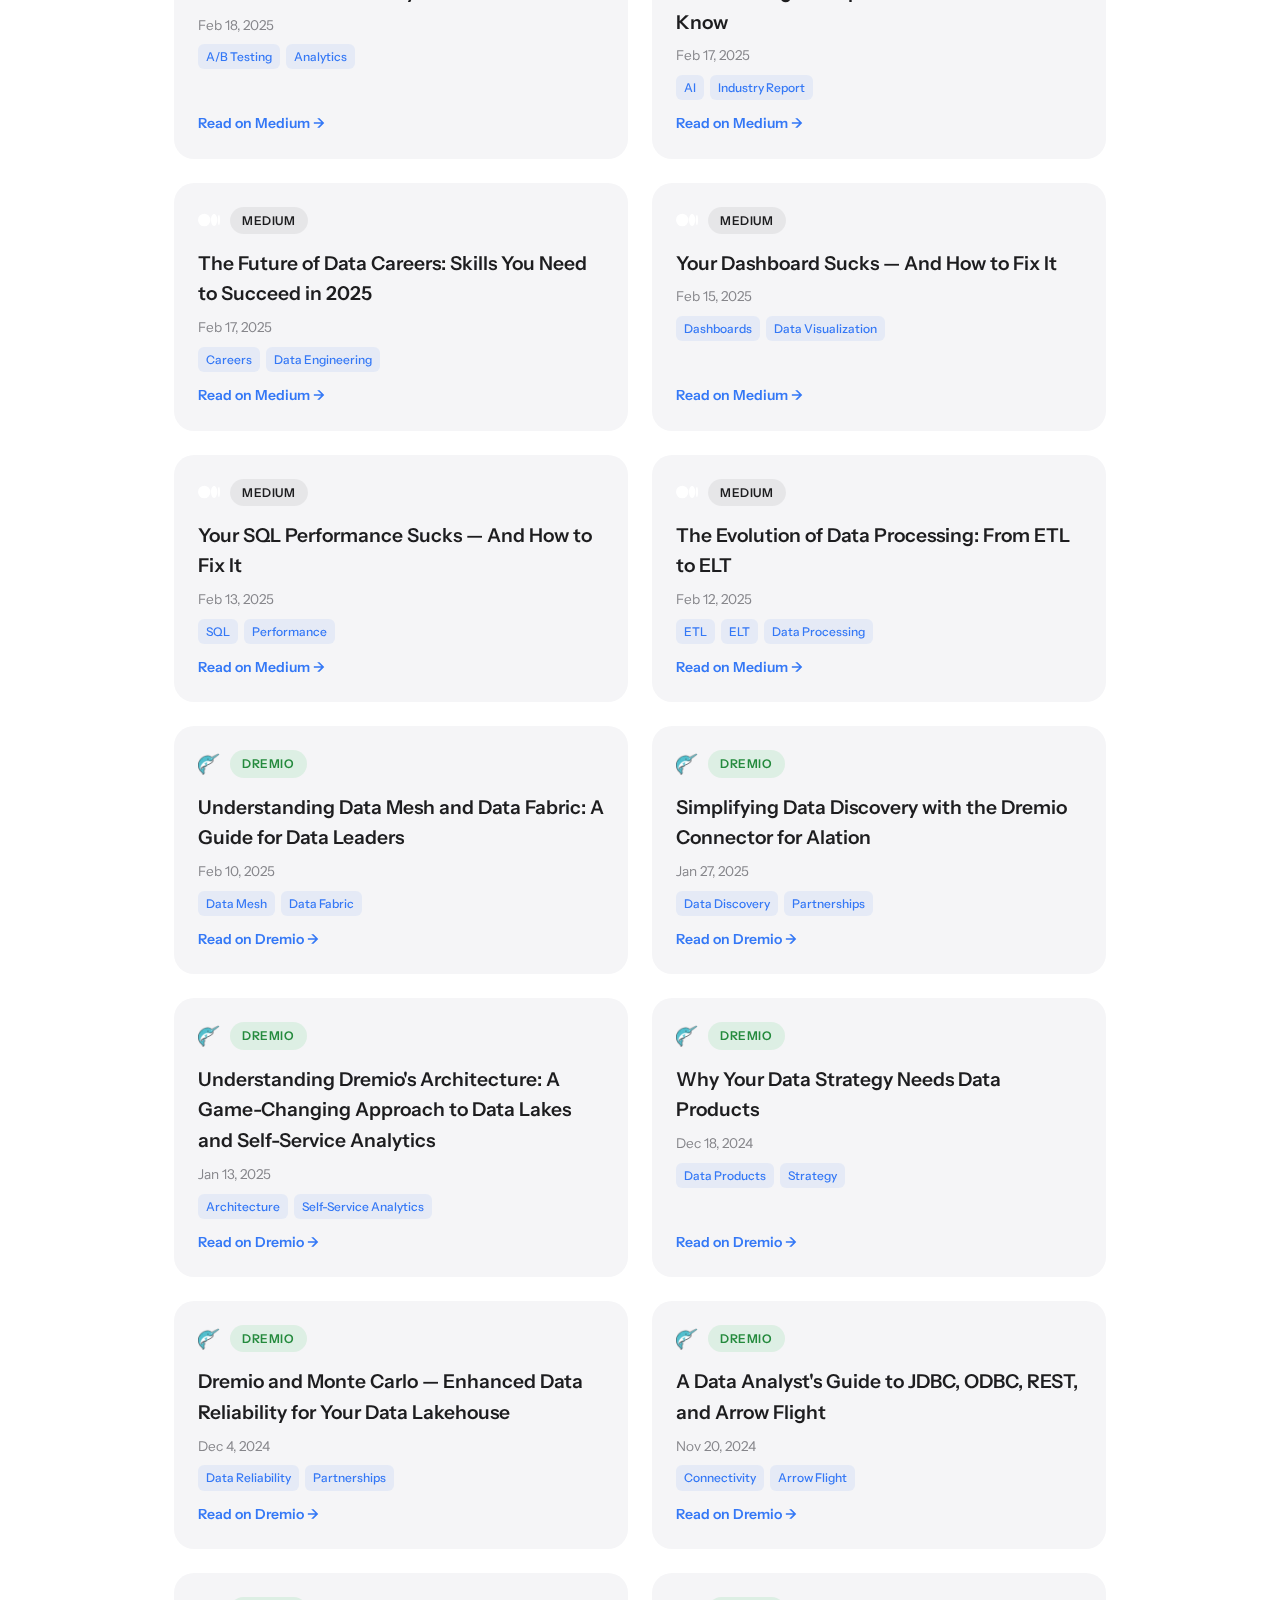
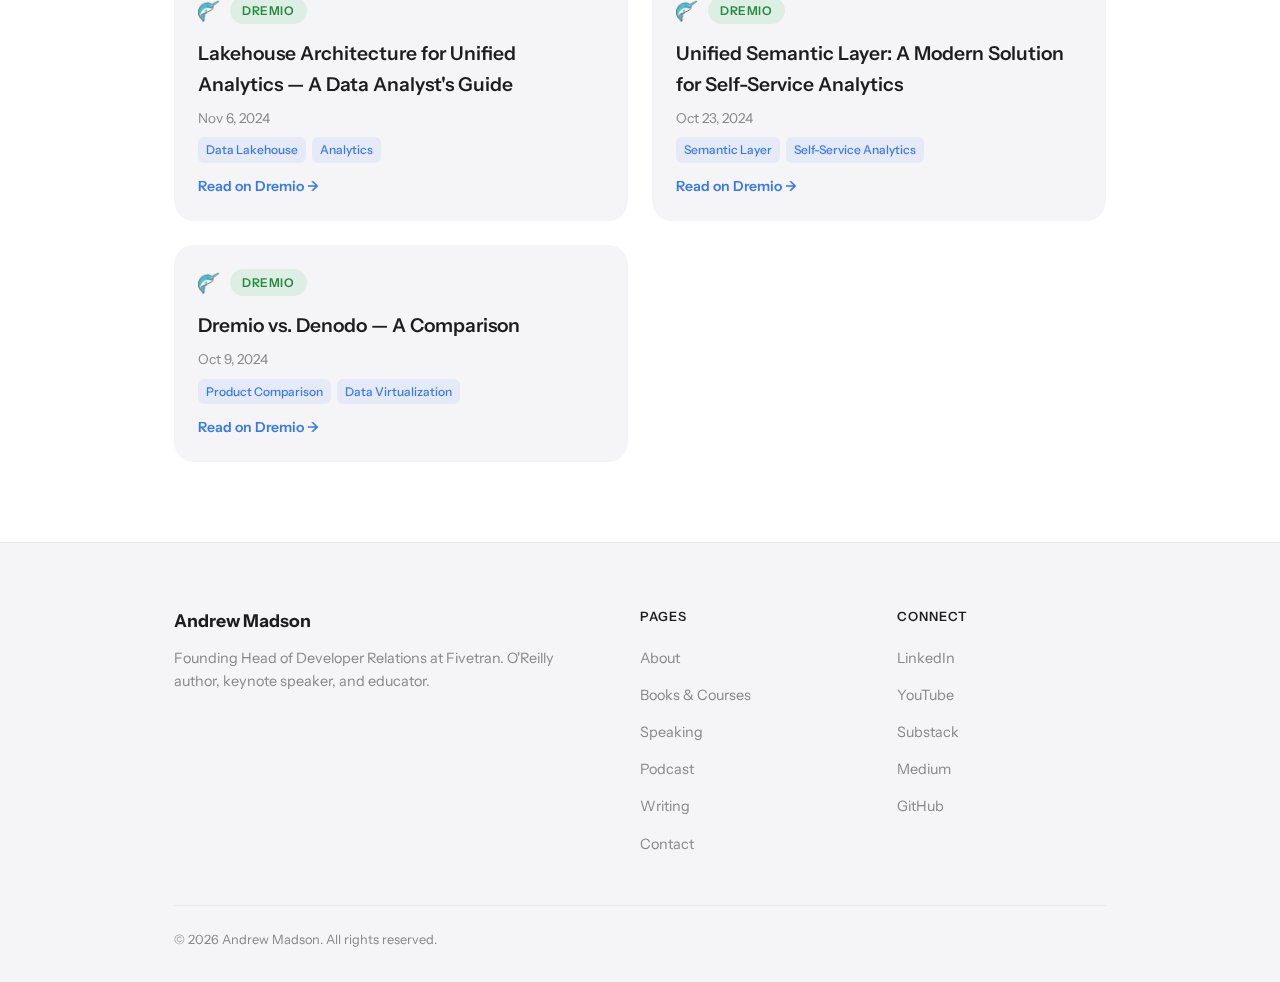
<file: blog.html>
<!DOCTYPE html>
<html lang="en">
<head>
    <meta charset="UTF-8">
    <meta name="viewport" content="width=device-width, initial-scale=1.0">
    <title>Writing | Andrew Madson</title>
    <meta name="description" content="Blog posts and newsletters by Andrew Madson from Fivetran, Dremio, Tobiko Data, Medium, Substack, and more.">
    <link rel="preconnect" href="https://fonts.googleapis.com">
    <link rel="preconnect" href="https://fonts.gstatic.com" crossorigin>
    <link href="https://fonts.googleapis.com/css2?family=Instrument+Sans:wght@400;500;600;700&family=JetBrains+Mono:wght@400;500&display=swap" rel="stylesheet">
    <link rel="stylesheet" href="styles.css">
</head>
<body data-page="blog">
    <!-- SHARED NAV START -->
    <header id="header">
        <nav class="container">
            <a href="index.html" class="nav-logo">Andrew Madson</a>
            <button class="nav-toggle" aria-label="Toggle navigation">
                <span></span>
                <span></span>
                <span></span>
            </button>
            <ul class="nav-links">
                <li><a href="about-me.html">About</a></li>
                <li><a href="books.html">Books &amp; Courses</a></li>
                <li><a href="speaking.html">Speaking</a></li>
                <li><a href="podcast.html">Podcast</a></li>
                <li><a href="blog.html">Writing</a></li>
                <li><a href="contact.html">Contact</a></li>
            </ul>
            <div class="nav-actions">
                <button id="theme-toggle" class="theme-toggle" aria-label="Toggle Dark Mode">
                    <svg class="sun-icon" xmlns="http://www.w3.org/2000/svg" width="20" height="20" viewBox="0 0 24 24" fill="none" stroke="currentColor" stroke-width="2" stroke-linecap="round" stroke-linejoin="round"><circle cx="12" cy="12" r="5"></circle><line x1="12" y1="1" x2="12" y2="3"></line><line x1="12" y1="21" x2="12" y2="23"></line><line x1="4.22" y1="4.22" x2="5.64" y2="5.64"></line><line x1="18.36" y1="18.36" x2="19.78" y2="19.78"></line><line x1="1" y1="12" x2="3" y2="12"></line><line x1="21" y1="12" x2="23" y2="12"></line><line x1="4.22" y1="19.78" x2="5.64" y2="18.36"></line><line x1="18.36" y1="5.64" x2="19.78" y2="4.22"></line></svg>
                    <svg class="moon-icon" xmlns="http://www.w3.org/2000/svg" width="20" height="20" viewBox="0 0 24 24" fill="none" stroke="currentColor" stroke-width="2" stroke-linecap="round" stroke-linejoin="round"><path d="M21 12.79A9 9 0 1 1 11.21 3 7 7 0 0 0 21 12.79z"></path></svg>
                </button>
                <a href="https://docs.google.com/forms/d/e/1FAIpQLSdHYfOCD4GqT7gGfpkM9jqjr7KVi7chFpqvv8XWhYHjovkC3w/viewform" target="_blank" rel="noopener" class="nav-cta">Work with Me</a>
            </div>
        </nav>
    </header>
    <!-- SHARED NAV END -->

    <main>
        <div class="page-header">
            <div class="container">
                <h1>Writing</h1>
                <p>Articles, newsletters, and posts from Fivetran, Dremio, Tobiko Data, Medium, Substack, and more.</p>
            </div>
        </div>

        <!-- Featured In -->
        <div class="featured-in">
            <p class="featured-in-label">Featured in</p>
            <div class="featured-in-track">
                <img src="images/featured-in/dzone.png" alt="DZone">
                <img src="images/featured-in/digital-first.png" alt="Digital First Magazine">
                <img src="images/featured-in/aitechpark.png" alt="aiTechPark">
                <img src="images/featured-in/tdwi.png" alt="TDWI">
                <img src="images/featured-in/osacon.png" alt="OSA CON">
                <img src="images/featured-in/maven-analytics.png" alt="Maven Analytics" class="logo-invert">
                <img src="images/featured-in/data-science-dojo.png" alt="Data Science Dojo">
                <img src="images/featured-in/amwa-journal.png" alt="AMWA Journal">
                <!-- Duplicate set for seamless loop -->
                <img src="images/featured-in/dzone.png" alt="DZone">
                <img src="images/featured-in/digital-first.png" alt="Digital First Magazine">
                <img src="images/featured-in/aitechpark.png" alt="aiTechPark">
                <img src="images/featured-in/tdwi.png" alt="TDWI">
                <img src="images/featured-in/osacon.png" alt="OSA CON">
                <img src="images/featured-in/maven-analytics.png" alt="Maven Analytics" class="logo-invert">
                <img src="images/featured-in/data-science-dojo.png" alt="Data Science Dojo">
                <img src="images/featured-in/amwa-journal.png" alt="AMWA Journal">
            </div>
        </div>

        <!-- Newsletters -->
        <section class="section-light">
            <div class="container">
                <h2 class="section-title">Newsletters</h2>
                <div class="card-grid newsletters-grid">
                    <div class="card">
                        <img src="images/odai-logo.jpg" alt="Open Data + AI" class="card-logo">
                        <h3>Open Data + AI</h3>
                        <p class="card-meta">Substack</p>
                        <p>Data + AI + Industry Insights. Deep dives into the latest trends in data engineering, AI systems, and open source technology.</p>
                        <a href="https://substack.com/@andrewmadson" target="_blank" rel="noopener" class="card-link">Subscribe on Substack &rarr;</a>
                    </div>
                    <div class="card">
                        <img src="images/your-daily-data-logo.jpg" alt="Your Daily Data" class="card-logo">
                        <h3>Your Daily Data</h3>
                        <p class="card-meta">LinkedIn Newsletter</p>
                        <p>Your data news and insights to help you succeed as a data professional. Published weekly on LinkedIn. 30,000+ subscribers.</p>
                        <a href="https://www.linkedin.com/newsletters/6941413315042566144/" target="_blank" rel="noopener" class="card-link">Subscribe on LinkedIn &rarr;</a>
                    </div>
                </div>
                <div class="subscribe-embed">
                    <h3>Subscribe to Open Data + AI</h3>
                    <p>Get data, AI, and industry insights delivered to your inbox.</p>
                    <iframe src="https://andrewmadson.substack.com/embed" width="100%" height="150" style="border:none; background:transparent;" frameborder="0" scrolling="no"></iframe>
                </div>
                <div class="subscribe-embed">
                    <h3>Subscribe to Your Daily Data</h3>
                    <p>Your data news and insights to help you succeed as a data professional. 27,000+ subscribers.</p>
                    <a class="libutton" href="https://www.linkedin.com/build-relation/newsletter-follow?entityUrn=6941413315042566144" target="_blank">Subscribe on LinkedIn</a>
                </div>
            </div>
        </section>

        <!-- Blog Posts -->
        <section>
            <div class="container">
                <h2 class="section-title">Blog Posts</h2>
                <div class="blog-controls">
                    <input type="text" class="blog-search" id="blog-search" placeholder="Search posts by title, source, or tag...">
                    <div class="blog-filters" id="blog-filters">
                        <!-- Auto-generated by JS -->
                    </div>
                </div>
                <div class="blog-grid" id="blog-grid">
                    <!-- Populated by JS -->
                </div>
                <p class="blog-empty" id="blog-empty" style="display:none;">No posts match your search.</p>
            </div>
        </section>

        <script>
        // ============================================================
        //  BLOG POST DATA — edit this array to add/remove posts
        // ============================================================
        const POSTS = [
          // ── Substack ────────────────────────────────────────
          {
            title: "Open Data Infrastructure - To Infinity and Beyond!",
            source: "Substack",
            date: "2026-02-28",
            url: "https://andrewmadson.substack.com/p/open-data-infrastructure-to-infinity",
            tags: ["Open Data", "Data Infrastructure", "Apache Iceberg"],
          },
          {
            title: "Iceberg File Format API Release",
            source: "Substack",
            date: "2026-02-24",
            url: "https://andrewmadson.substack.com/p/iceberg-file-format-api-release",
            tags: ["Apache Iceberg", "File Formats", "API"],
          },
          {
            title: "Apache DataFusion: A Data Engineer\u2019s Guide to the Query Engine Reshaping How We Build Data Systems",
            source: "Substack",
            date: "2026-02-23",
            url: "https://andrewmadson.substack.com/p/apache-datafusion-a-data-engineers",
            tags: ["Apache DataFusion", "Query Engine", "Data Engineering"],
          },
          // ── Medium ─────────────────────────────────────────
          {
            title: "ODBC and JDBC: Row-Oriented Relics and the Rise of ADBC",
            source: "Medium",
            date: "2026-02-17",
            url: "https://medium.com/@andymadson/odbc-and-jdbc-row-oriented-relics-and-the-rise-of-adbc-9d049c459902",
            tags: ["ODBC", "JDBC", "ADBC"],
          },
          {
            title: "The Four Pillars of AI Systems and the Data They Need",
            source: "Medium",
            date: "2026-02-12",
            url: "https://medium.com/@andymadson/the-four-pillars-of-ai-systems-and-the-data-they-need-21ba99406874",
            tags: ["AI", "Data Strategy"],
          },
          {
            title: "Lance vs Vortex: What Data Engineers Need to Know",
            source: "Medium",
            date: "2026-01-21",
            url: "https://medium.com/@andymadson/lance-vs-vortex-what-data-engineers-need-to-know-e728528ebd4c",
            tags: ["Data Formats", "Data Engineering"],
          },
          {
            title: "Is Apache Iceberg Melting?",
            source: "Medium",
            date: "2026-01-20",
            url: "https://medium.com/@andymadson/is-apache-iceberg-melting-c8fbb3771f52",
            tags: ["Apache Iceberg", "Data Lakehouse"],
          },
          {
            title: "Hands-On SQLMesh Using the VS Code Extension",
            source: "Medium",
            date: "2025-05-31",
            url: "https://medium.com/@andymadson/hands-on-sqlmesh-using-the-vs-code-extension-131ec4a54276",
            tags: ["SQLMesh", "VS Code", "Tutorial"],
          },
          {
            title: "SQLMesh Sushi — An End-to-End Pipeline Tutorial",
            source: "Medium",
            date: "2025-05-17",
            url: "https://medium.com/@andymadson/sqlmesh-sushi-an-end-to-end-pipeline-tutorial-6481e2ce6e79",
            tags: ["SQLMesh", "Tutorial"],
          },
          {
            title: "Managing Temporal Change in Data Pipelines",
            source: "Medium",
            date: "2025-05-16",
            url: "https://medium.com/@andymadson/managing-temporal-change-in-data-pipelines-bc2bfaa13174",
            tags: ["Data Pipelines", "Best Practices"],
          },
          {
            title: "The Evolution of Data Pipelines: From ETL to ELT and Beyond!",
            source: "Medium",
            date: "2025-05-13",
            url: "https://medium.com/@andymadson/the-evolution-of-data-pipelines-from-etl-to-elt-and-beyond-2e04deac7062",
            tags: ["ETL", "ELT", "Data Pipelines"],
          },
          {
            title: "End-to-End Tutorial: Integrating SQLMesh with DLT",
            source: "Medium",
            date: "2025-05-12",
            url: "https://medium.com/@andymadson/end-to-end-tutorial-integrating-sqlmesh-with-dlt-5fa53da3f9e0",
            tags: ["SQLMesh", "dlt", "Tutorial"],
          },
          {
            title: "Versioning Data Transformations with SQLMesh: Trust, Speed, and Control",
            source: "Medium",
            date: "2025-04-25",
            url: "https://medium.com/@andymadson/versioning-data-transformations-with-sqlmesh-trust-speed-and-control-31a84978a584",
            tags: ["SQLMesh", "Data Transformation"],
          },
          {
            title: "End-to-End Data Engineering Project with DuckDB + SQLMesh",
            source: "Medium",
            date: "2025-04-19",
            url: "https://medium.com/@andymadson/end-to-end-data-engineering-project-with-duckdb-sqlmesh-d9ebe7d0934e",
            tags: ["DuckDB", "SQLMesh", "Tutorial"],
          },
          {
            title: "Data Modeling: A Guide for Data Analysts",
            source: "Medium",
            date: "2025-04-19",
            url: "https://medium.com/@andymadson/data-modeling-a-guide-for-data-analysts-c0831c5639ab",
            tags: ["Data Modeling", "Analytics"],
          },
          {
            title: "Idempotent Data Pipelines with Spark and SQLMesh",
            source: "Medium",
            date: "2025-04-19",
            url: "https://medium.com/@andymadson/idempotent-data-pipelines-with-spark-and-sqlmesh-eda8056b07c5",
            tags: ["Spark", "SQLMesh", "Idempotency"],
          },
          {
            title: "Backfilling Data Pipelines: Concepts, Examples, and Best Practices",
            source: "Medium",
            date: "2025-04-19",
            url: "https://medium.com/@andymadson/backfilling-data-pipelines-concepts-examples-and-best-practices-19f7a6b20c82",
            tags: ["Data Pipelines", "Best Practices"],
          },
          {
            title: "SQLMesh Incremental Modeling with DuckDB: A Hands-On Tutorial",
            source: "Medium",
            date: "2025-04-19",
            url: "https://medium.com/@andymadson/sqlmesh-incremental-modeling-with-duckdb-a-hands-on-tutorial-9cf5b11d6e80",
            tags: ["SQLMesh", "DuckDB", "Tutorial"],
          },
          {
            title: "Storytelling with Power — What Data Engineers Can Learn from D&D",
            source: "Medium",
            date: "2025-03-08",
            url: "https://medium.com/@andymadson/storytelling-with-power-what-data-engineers-can-learn-from-d-d-f4c8e2d6b3a1",
            tags: ["Communication", "Data Engineering"],
          },
          {
            title: "\u201CData Mesh\u201D or \u201CData Mess\u201D?",
            source: "Medium",
            date: "2025-02-24",
            url: "https://medium.com/@andymadson/data-mesh-or-data-mess-7e39800a7a7f",
            tags: ["Data Mesh", "Architecture"],
          },
          {
            title: "Enterprise Data Catalogs and Technical Metadata Catalogs: A Practical Guide",
            source: "Medium",
            date: "2025-02-23",
            url: "https://medium.com/@andymadson/enterprise-data-catalogs-and-technical-metadata-catalogs-a-practical-guide-to-modern-data-c4422b44ab7f",
            tags: ["Data Catalogs", "Metadata"],
          },
          {
            title: "The Evolution of Data Storage",
            source: "Medium",
            date: "2025-02-20",
            url: "https://medium.com/@andymadson/the-evolution-of-data-storage-1909a9670755",
            tags: ["Data Storage", "Data Warehousing"],
          },
          {
            title: "A/B Tests for Data Analysts",
            source: "Medium",
            date: "2025-02-18",
            url: "https://medium.com/@andymadson/a-b-tests-for-data-analysts-1fde22ecd176",
            tags: ["A/B Testing", "Analytics"],
          },
          {
            title: "2025 AI Insights Report — What You Need to Know",
            source: "Medium",
            date: "2025-02-17",
            url: "https://medium.com/@andymadson/2025-ai-insights-report-what-you-need-to-know-1fbe3f294509",
            tags: ["AI", "Industry Report"],
          },
          {
            title: "The Future of Data Careers: Skills You Need to Succeed in 2025",
            source: "Medium",
            date: "2025-02-17",
            url: "https://medium.com/@andymadson/the-future-of-data-careers-skills-you-need-to-succeed-in-2025-cb0efe976a7e",
            tags: ["Careers", "Data Engineering"],
          },
          {
            title: "Your SQL Performance Sucks — And How to Fix It",
            source: "Medium",
            date: "2025-02-13",
            url: "https://medium.com/@andymadson/your-sql-performance-sucks-and-how-to-fix-it-4c0c7d0f29b9",
            tags: ["SQL", "Performance"],
          },
          {
            title: "The Evolution of Data Processing: From ETL to ELT",
            source: "Medium",
            date: "2025-02-12",
            url: "https://medium.com/@andymadson/as-a-data-leader-who-travels-the-globe-consulting-with-data-executives-ive-observed-a-fundamental-29309fdd2ee1",
            tags: ["ETL", "ELT", "Data Processing"],
          },
          {
            title: "Your Dashboard Sucks — And How to Fix It",
            source: "Medium",
            date: "2025-02-15",
            url: "https://medium.com/@andymadson/introduction-b66db824c91d",
            tags: ["Dashboards", "Data Visualization"],
          },
          // ── Fivetran ──────────────────────────────────────
          {
            title: "Data Pipeline State Management: An Underappreciated Challenge",
            source: "Fivetran",
            date: "2025-12-10",
            url: "https://www.fivetran.com/blog/data-pipeline-state-management-an-underappreciated-challenge",
            tags: ["Data Pipelines", "State Management"],
          },
          {
            title: "Monthly Merge Report for OSS Projects: November 2025",
            source: "Fivetran",
            date: "2025-11-28",
            url: "https://www.fivetran.com/blog/monthly-merge-report-for-oss-projects-november-2025",
            tags: ["Open Source", "Community"],
          },
          {
            title: "Getting Started with Apache Polaris Catalog in Fivetran's Managed Data Lake Service",
            source: "Fivetran",
            date: "2025-11-12",
            url: "https://www.fivetran.com/blog/getting-started-with-apache-polaris-catalog-in-fivetrans-managed-data-lake-service",
            tags: ["Apache Polaris", "Data Lakehouse"],
          },
          {
            title: "Introducing Fivetran Init: Accelerate Custom Connector Development",
            source: "Fivetran",
            date: "2025-10-22",
            url: "https://www.fivetran.com/blog/introducing-fivetran-init-accelerate-custom-connector-development",
            tags: ["Connectors", "Developer Tools"],
          },
          {
            title: "Get Started with Iceberg Without the Brain Freeze",
            source: "Fivetran",
            date: "2025-10-08",
            url: "https://www.fivetran.com/blog/get-started-with-iceberg-without-the-brain-freeze",
            tags: ["Apache Iceberg", "Getting Started"],
          },
          // ── Tobiko Data ────────────────────────────────────
          {
            title: "Monthly Merge Report — September 2025",
            source: "Tobiko Data",
            date: "2025-09-30",
            url: "https://www.tobikodata.com/blog/monthly-merge-report---september-2025",
            tags: ["Open Source", "Community"],
          },
          {
            title: "Monthly Merge Report — August 2025",
            source: "Tobiko Data",
            date: "2025-08-31",
            url: "https://www.tobikodata.com/blog/monthly-merge-report---august-2025",
            tags: ["Open Source", "Community"],
          },
          {
            title: "Open Source AI with Spice + SQLMesh",
            source: "Tobiko Data",
            date: "2025-08-18",
            url: "https://www.tobikodata.com/blog/open-source-ai-with-spice-sqlmesh",
            tags: ["AI", "SQLMesh", "Open Source"],
          },
          {
            title: "Shipped: Dev-Only VDE Mode",
            source: "Tobiko Data",
            date: "2025-08-05",
            url: "https://www.tobikodata.com/blog/shipped-dev-only-vde-mode",
            tags: ["SQLMesh", "Developer Tools"],
          },
          {
            title: "K-means Clustering with SQLMesh Python Models",
            source: "Tobiko Data",
            date: "2025-07-22",
            url: "https://www.tobikodata.com/blog/k-means-clustering-with-sqlmesh-python-models",
            tags: ["SQLMesh", "Machine Learning"],
          },
          {
            title: "DuckLake + SQLMesh Tutorial: Build a Modern Data Lakehouse on Your Laptop",
            source: "Tobiko Data",
            date: "2025-07-14",
            url: "https://www.tobikodata.com/blog/ducklake-sqlmesh-tutorial-a-hands-on",
            tags: ["SQLMesh", "Data Lakehouse", "Tutorial"],
          },
          {
            title: "Monthly Merge Report — July 2025",
            source: "Tobiko Data",
            date: "2025-07-01",
            url: "https://www.tobikodata.com/blog/monthly-merge-report---july-2025",
            tags: ["Open Source", "Community"],
          },
          {
            title: "SQLMesh FLOW Mode: Onboarding Reimagined",
            source: "Tobiko Data",
            date: "2025-06-18",
            url: "https://www.tobikodata.com/blog/sqlmesh-flow-mode-onboarding-reimagined",
            tags: ["SQLMesh", "Developer Experience"],
          },
          {
            title: "SQLMesh Delivers 22x Faster Data Transformation and 10x Cost Savings vs dbt Core on Snowflake",
            source: "Tobiko Data",
            date: "2025-06-04",
            url: "https://www.tobikodata.com/blog/sqlmesh-delivers-22x-faster-data-transformation-and-10x-cost-savings-vs-dbt-core-tm-on-snowflake",
            tags: ["SQLMesh", "Performance", "Snowflake"],
          },
          {
            title: "SQLMESH PLAN --EXPLAIN: Understand Your Changes Before They Happen",
            source: "Tobiko Data",
            date: "2025-05-20",
            url: "https://www.tobikodata.com/blog/plan-explain-yourself",
            tags: ["SQLMesh", "Developer Tools"],
          },
          {
            title: "Is dbt Fusion the Death of dbt Core?",
            source: "Tobiko Data",
            date: "2025-05-06",
            url: "https://www.tobikodata.com/blog/dbt-fusion-death-of-dbt-core",
            tags: ["dbt", "Data Transformation"],
          },
          {
            title: "A Perspective on Speed and State",
            source: "Tobiko Data",
            date: "2025-04-22",
            url: "https://www.tobikodata.com/blog/perspective-on-speed-and-state",
            tags: ["Data Engineering", "Architecture"],
          },
          {
            title: "Expanding Apache Airflow with Tobiko Cloud",
            source: "Tobiko Data",
            date: "2025-04-08",
            url: "https://www.tobikodata.com/blog/expanding-apache-airflow-with-tobiko-cloud",
            tags: ["Apache Airflow", "Orchestration"],
          },
          {
            title: "SQLMesh Model Blueprinting in Practice: A Hospital Network Example",
            source: "Tobiko Data",
            date: "2025-03-25",
            url: "https://www.tobikodata.com/blog/sqlmesh-blueprinting",
            tags: ["SQLMesh", "Best Practices"],
          },
          // ── Dremio ─────────────────────────────────────────
          {
            title: "Key Takeaways from the 2025 State of the Data Lakehouse Report",
            source: "Dremio",
            date: "2025-03-10",
            url: "https://www.dremio.com/blog/key-takeaways-from-the-2025-state-of-the-data-lakehouse-report-navigating-the-ai-landscape/",
            tags: ["Data Lakehouse", "Industry Report"],
          },
          {
            title: "The Evolution of the Modern Data Team",
            source: "Dremio",
            date: "2025-02-24",
            url: "https://www.dremio.com/blog/the-evolution-of-the-modern-data-team/",
            tags: ["Data Teams", "Strategy"],
          },
          {
            title: "Understanding Data Mesh and Data Fabric: A Guide for Data Leaders",
            source: "Dremio",
            date: "2025-02-10",
            url: "https://www.dremio.com/blog/understanding-data-mesh-and-data-fabric-a-guide-for-data-leaders/",
            tags: ["Data Mesh", "Data Fabric"],
          },
          {
            title: "Simplifying Data Discovery with the Dremio Connector for Alation",
            source: "Dremio",
            date: "2025-01-27",
            url: "https://www.dremio.com/blog/simplifying-data-discovery-with-the-dremio-connector-for-alation/",
            tags: ["Data Discovery", "Partnerships"],
          },
          {
            title: "Understanding Dremio's Architecture: A Game-Changing Approach to Data Lakes and Self-Service Analytics",
            source: "Dremio",
            date: "2025-01-13",
            url: "https://www.dremio.com/blog/understanding-dremios-architecture-a-game-changing-approach-to-data-lakes-and-self-service-analytics/",
            tags: ["Architecture", "Self-Service Analytics"],
          },
          {
            title: "Why Your Data Strategy Needs Data Products",
            source: "Dremio",
            date: "2024-12-18",
            url: "https://www.dremio.com/blog/why-your-data-strategy-needs-data-products-enabling-analytics-ai-and-business-insights/",
            tags: ["Data Products", "Strategy"],
          },
          {
            title: "Dremio and Monte Carlo — Enhanced Data Reliability for Your Data Lakehouse",
            source: "Dremio",
            date: "2024-12-04",
            url: "https://www.dremio.com/blog/dremio-and-monte-carlo-enhanced-data-reliability-for-your-data-lakehouse/",
            tags: ["Data Reliability", "Partnerships"],
          },
          {
            title: "A Data Analyst's Guide to JDBC, ODBC, REST, and Arrow Flight",
            source: "Dremio",
            date: "2024-11-20",
            url: "https://www.dremio.com/blog/a-data-analysts-guide-to-jdbc-odbc-rest-and-arrow-flight/",
            tags: ["Connectivity", "Arrow Flight"],
          },
          {
            title: "Lakehouse Architecture for Unified Analytics — A Data Analyst's Guide",
            source: "Dremio",
            date: "2024-11-06",
            url: "https://www.dremio.com/blog/lakehouse-architecture-for-unified-analytics-a-data-analysts-guide-to-accelerated-insights/",
            tags: ["Data Lakehouse", "Analytics"],
          },
          {
            title: "Unified Semantic Layer: A Modern Solution for Self-Service Analytics",
            source: "Dremio",
            date: "2024-10-23",
            url: "https://www.dremio.com/blog/unified-semantic-layer-a-modern-solution-for-self-service-analytics/",
            tags: ["Semantic Layer", "Self-Service Analytics"],
          },
          {
            title: "Dremio vs. Denodo — A Comparison",
            source: "Dremio",
            date: "2024-10-09",
            url: "https://www.dremio.com/blog/dremio-vs-denodo-a-comparison/",
            tags: ["Product Comparison", "Data Virtualization"],
          },
          // ── LinkedIn Newsletter (Your Daily Data) ────────────
          {
            title: "When Data Is Your Advantage, Vendors Hold It Hostage",
            source: "LinkedIn",
            date: "2026-02-26",
            url: "https://www.linkedin.com/pulse/when-data-your-advantage-vendors-hold-hostage-andrew-madson-pixoc",
            tags: ["Data Strategy", "Vendor Lock-In"],
          },
          {
            title: "ICYMI - WTF is ADBC?",
            source: "LinkedIn",
            date: "2026-02-17",
            url: "https://www.linkedin.com/pulse/icymi-wtf-adbc-andrew-madson-hqjkc",
            tags: ["ADBC", "Data Connectivity"],
          },
          {
            title: "Principles of Testing Quality in Data Pipelines",
            source: "LinkedIn",
            date: "2026-02-14",
            url: "https://www.linkedin.com/pulse/principles-testing-quality-data-pipelines-andrew-madson-g7ykf",
            tags: ["Data Pipelines", "Testing"],
          },
          {
            title: "The Four Pillars of AI Systems",
            source: "LinkedIn",
            date: "2026-02-12",
            url: "https://www.linkedin.com/pulse/four-pillars-ai-systems-andrew-madson-ueqjf",
            tags: ["AI", "Data Strategy"],
          },
          {
            title: "AI and the Rise of the Transactional Lakehouse",
            source: "LinkedIn",
            date: "2026-02-11",
            url: "https://www.linkedin.com/pulse/ai-rise-transactional-lakehouse-andrew-madson-3yzaf",
            tags: ["AI", "Data Lakehouse"],
          },
          {
            title: "The Interoperability Tax \u2014 The Challenge of Building For Everyone",
            source: "LinkedIn",
            date: "2026-02-10",
            url: "https://www.linkedin.com/pulse/interoperability-tax-challenge-building-everyone-andrew-madson-bheyf",
            tags: ["Interoperability", "Data Engineering"],
          },
          {
            title: "Lance vs Vortex \u2014 What Data Engineers Need To Know",
            source: "LinkedIn",
            date: "2026-01-28",
            url: "https://www.linkedin.com/pulse/lance-vs-vortex-what-data-engineers-need-know-andrew-madson-ja3zc",
            tags: ["Data Formats", "Data Engineering"],
          },
          {
            title: "Is Apache Iceberg Melting?",
            source: "LinkedIn",
            date: "2026-01-18",
            url: "https://www.linkedin.com/pulse/apache-iceberg-melting-andrew-madson-9po4c",
            tags: ["Apache Iceberg", "Data Lakehouse"],
          },
          {
            title: "Apache Polaris 1.3.0: EVERYTHING YOU NEED TO KNOW",
            source: "LinkedIn",
            date: "2026-01-14",
            url: "https://www.linkedin.com/pulse/apache-polaris-130-everything-you-need-know-andrew-madson-2a3dc",
            tags: ["Apache Polaris", "Open Source"],
          },
          {
            title: "Bringing Vector Search into Lakehouse Catalogs: Lance Meets Apache Polaris",
            source: "LinkedIn",
            date: "2026-01-10",
            url: "https://www.linkedin.com/pulse/bringing-vector-search-lakehouse-catalogs-lance-meets-andrew-madson-hg2qc",
            tags: ["Vector Search", "Apache Polaris"],
          },
          {
            title: "Data Modeling Commandments: 10 Rules Every Data Engineer Must Follow",
            source: "LinkedIn",
            date: "2026-01-07",
            url: "https://www.linkedin.com/pulse/data-modeling-commandments-10-rules-every-engineer-must-andrew-madson-j2szc",
            tags: ["Data Modeling", "Best Practices"],
          },
          {
            title: "Apache Iceberg \u2014 Scaling Petabytes & People",
            source: "LinkedIn",
            date: "2025-12-18",
            url: "https://www.linkedin.com/pulse/apache-iceberg-scaling-petabytes-people-andrew-madson-st34c",
            tags: ["Apache Iceberg", "Scalability"],
          },
          {
            title: "Monthly Merge Report \u2014 November 2025",
            source: "LinkedIn",
            date: "2025-12-15",
            url: "https://www.linkedin.com/pulse/monthly-merge-report-november-2025-andrew-madson-4k9gc",
            tags: ["Open Source", "Community"],
          },
          {
            title: "Lakehouse Table Format Comparison (November 2025)",
            source: "LinkedIn",
            date: "2025-11-18",
            url: "https://www.linkedin.com/pulse/lakehouse-table-format-comparison-november-2025-andrew-madson-7rahc",
            tags: ["Data Lakehouse", "Table Formats"],
          },
          {
            title: "How Apache Iceberg Delivers ACID Transactions on Data Lakes",
            source: "LinkedIn",
            date: "2025-11-10",
            url: "https://www.linkedin.com/pulse/how-apache-iceberg-delivers-acid-transactions-data-lakes-madson-mph1c",
            tags: ["Apache Iceberg", "ACID"],
          },
          {
            title: "Monthly Merge Report \u2014 October 2025",
            source: "LinkedIn",
            date: "2025-11-05",
            url: "https://www.linkedin.com/pulse/monthly-merge-report-october-2025-andrew-madson",
            tags: ["Open Source", "Community"],
          },
          {
            title: "Apache Polaris 1.2.0 Release \u2014 What You Need To Know!",
            source: "LinkedIn",
            date: "2025-10-18",
            url: "https://www.linkedin.com/pulse/apache-polaris-120-release-what-you-need-know-madson-msc-mba-xlsmc",
            tags: ["Apache Polaris", "Open Source"],
          },
          {
            title: "Build a Free Data Lakehouse with Fivetran, S3, Apache Iceberg, and DuckDB",
            source: "LinkedIn",
            date: "2025-10-10",
            url: "https://www.linkedin.com/pulse/build-free-data-lakehouse-fivetran-s3-apache-iceberg-madson-msc-mba-iplhc",
            tags: ["Data Lakehouse", "Tutorial"],
          },
          {
            title: "Data Modeling vs Data Transformation",
            source: "LinkedIn",
            date: "2025-08-18",
            url: "https://www.linkedin.com/pulse/data-modeling-vs-transformation-andrew-madson-msc-mba-1ah1c",
            tags: ["Data Modeling", "Data Transformation"],
          },
          {
            title: "SQLMesh + SPICE.AI OSS for AI-Ready Data",
            source: "LinkedIn",
            date: "2025-08-12",
            url: "https://www.linkedin.com/pulse/sqlmesh-spiceai-oss-ai-ready-data-andrew-madson-msc-mba-tc2kc",
            tags: ["SQLMesh", "AI"],
          },
          {
            title: "Build an Open Lakehouse on Your Laptop with DuckLake + SQLMesh",
            source: "LinkedIn",
            date: "2025-08-05",
            url: "https://www.linkedin.com/pulse/build-open-lakehouse-your-laptop-ducklake-sqlmesh-madson-msc-mba-kjuzc",
            tags: ["DuckLake", "SQLMesh", "Tutorial"],
          },
          {
            title: "SQLMesh \u2014 The Key to Your AI Strategy",
            source: "LinkedIn",
            date: "2025-06-18",
            url: "https://www.linkedin.com/pulse/sqlmesh-key-your-ai-strategy-andrew-madson-msc-mba-esejc",
            tags: ["SQLMesh", "AI", "Strategy"],
          },
          {
            title: "DuckLake vs Apache Iceberg: Which One Is Right For You?",
            source: "LinkedIn",
            date: "2025-05-20",
            url: "https://www.linkedin.com/pulse/ducklake-vs-apache-iceberg-which-one-right-you-andrew-madson-msc",
            tags: ["DuckLake", "Apache Iceberg"],
          },
          {
            title: "Hands-On SQLMesh Using The VS Code Extension",
            source: "LinkedIn",
            date: "2025-05-15",
            url: "https://www.linkedin.com/pulse/hands-on-sqlmesh-using-vs-code-extension-andrew-madson-msc-mba-ynplc",
            tags: ["SQLMesh", "VS Code", "Tutorial"],
          },
          {
            title: "SQLMesh Sushi Hands-On Tutorial \u2014 From Setup to Running Your First Pipeline",
            source: "LinkedIn",
            date: "2025-05-10",
            url: "https://www.linkedin.com/pulse/sqlmesh-sushi-hands-on-tutorial-from-setup-running-madson-msc-mba-6o8jc",
            tags: ["SQLMesh", "Tutorial"],
          },
        ];

        // ============================================================
        //  SOURCE BRANDING — logo paths + CSS class per source
        // ============================================================
        const SOURCE_META = {
          'Fivetran':     { logo: 'images/logos/fivetran.png',  cssClass: 'source-fivetran'  },
          'Tobiko Data':  { logo: 'images/logos/tobiko.svg',    cssClass: 'source-tobiko'    },
          'Dremio':       { logo: 'images/logos/dremio.png',    cssClass: 'source-dremio'    },
          'Substack':     { logo: 'images/odai-logo.jpg',        cssClass: 'source-substack'  },
          'Medium':       { logo: 'images/logos/medium.svg',    cssClass: 'source-medium'    },
          'LinkedIn':     { logo: 'images/logos/linkedin.svg',  cssClass: 'source-linkedin'  },
          'Substack':     { logo: 'images/logos/substack.svg',  cssClass: 'source-substack'  },
        };

        // ============================================================
        //  BLOG RENDERING
        // ============================================================
        const MONTHS = ['Jan','Feb','Mar','Apr','May','Jun','Jul','Aug','Sep','Oct','Nov','Dec'];

        function formatBlogDate(dateStr) {
          const d = new Date(dateStr + 'T00:00:00');
          return `${MONTHS[d.getMonth()]} ${d.getDate()}, ${d.getFullYear()}`;
        }

        // Sort newest first
        const sortedPosts = POSTS.sort((a, b) => new Date(b.date) - new Date(a.date));

        // Build source filter pills with counts
        const sourceCounts = {};
        sortedPosts.forEach(p => { sourceCounts[p.source] = (sourceCounts[p.source] || 0) + 1; });
        const sources = ['All', ...new Set(sortedPosts.map(p => p.source))];
        const filtersContainer = document.getElementById('blog-filters');
        sources.forEach(source => {
          const pill = document.createElement('button');
          pill.className = 'blog-filter-pill' + (source === 'All' ? ' active' : '');
          const count = source === 'All' ? sortedPosts.length : (sourceCounts[source] || 0);
          pill.innerHTML = `${source} <span class="pill-count">${count}</span>`;
          pill.dataset.source = source;
          pill.addEventListener('click', () => {
            document.querySelectorAll('.blog-filter-pill').forEach(p => p.classList.remove('active'));
            pill.classList.add('active');
            renderPosts();
          });
          filtersContainer.appendChild(pill);
        });

        const grid = document.getElementById('blog-grid');
        const emptyMsg = document.getElementById('blog-empty');
        const searchInput = document.getElementById('blog-search');

        function renderPosts() {
          const query = searchInput.value.toLowerCase().trim();
          const activeSource = document.querySelector('.blog-filter-pill.active')?.dataset.source || 'All';

          const filtered = sortedPosts.filter(post => {
            const matchesSource = activeSource === 'All' || post.source === activeSource;
            if (!matchesSource) return false;
            if (!query) return true;
            const searchable = [post.title, post.source, ...post.tags].join(' ').toLowerCase();
            return searchable.includes(query);
          });

          grid.innerHTML = '';

          if (filtered.length === 0) {
            emptyMsg.style.display = 'block';
          } else {
            emptyMsg.style.display = 'none';
            filtered.forEach(post => {
              const card = document.createElement('a');
              card.href = post.url;
              card.target = '_blank';
              card.rel = 'noopener';
              card.className = 'blog-card';

              const meta = SOURCE_META[post.source] || {};
              const logoHtml = meta.logo
                ? `<img src="${meta.logo}" alt="${post.source}" class="blog-card-logo">`
                : '';
              const badgeClass = meta.cssClass || '';
              const tagsHtml = post.tags.map(t => `<span>${t}</span>`).join('');

              card.innerHTML = `
                <div class="blog-card-header">
                  ${logoHtml}
                  <div class="blog-card-source ${badgeClass}">${post.source}</div>
                </div>
                <h3>${post.title}</h3>
                <p class="blog-date">${formatBlogDate(post.date)}</p>
                <div class="blog-tags">${tagsHtml}</div>
                <span class="blog-card-read">Read on ${post.source} &rarr;</span>
              `;

              grid.appendChild(card);
            });
          }
        }

        searchInput.addEventListener('input', renderPosts);
        renderPosts();
        </script>
    </main>

    <!-- SHARED FOOTER START -->
    <footer>
        <div class="container">
            <div class="footer-grid">
                <div class="footer-brand">
                    <a href="index.html" class="footer-logo">Andrew Madson</a>
                    <p>Founding Head of Developer Relations at Fivetran. O'Reilly author, keynote speaker, and educator.</p>
                </div>
                <div class="footer-links">
                    <h4>Pages</h4>
                    <ul>
                        <li><a href="about-me.html">About</a></li>
                        <li><a href="books.html">Books &amp; Courses</a></li>
                        <li><a href="speaking.html">Speaking</a></li>
                        <li><a href="podcast.html">Podcast</a></li>
                        <li><a href="blog.html">Writing</a></li>
                        <li><a href="contact.html">Contact</a></li>
                    </ul>
                </div>
                <div class="footer-links">
                    <h4>Connect</h4>
                    <ul>
                        <li><a href="https://www.linkedin.com/in/andrew-madson/" target="_blank" rel="noopener">LinkedIn</a></li>
                        <li><a href="https://www.youtube.com/@andrew-madson" target="_blank" rel="noopener">YouTube</a></li>
                        <li><a href="https://substack.com/@andrewmadson" target="_blank" rel="noopener">Substack</a></li>
                        <li><a href="https://medium.com/@andymadson" target="_blank" rel="noopener">Medium</a></li>
                        <li><a href="https://github.com/andymadson" target="_blank" rel="noopener">GitHub</a></li>
                    </ul>
                </div>
            </div>
            <div class="footer-bottom">
                <p>&copy; 2026 Andrew Madson. All rights reserved.</p>
            </div>
        </div>
    </footer>
    <!-- SHARED FOOTER END -->

    <script src="script.js"></script>
</body>
</html>
</file>
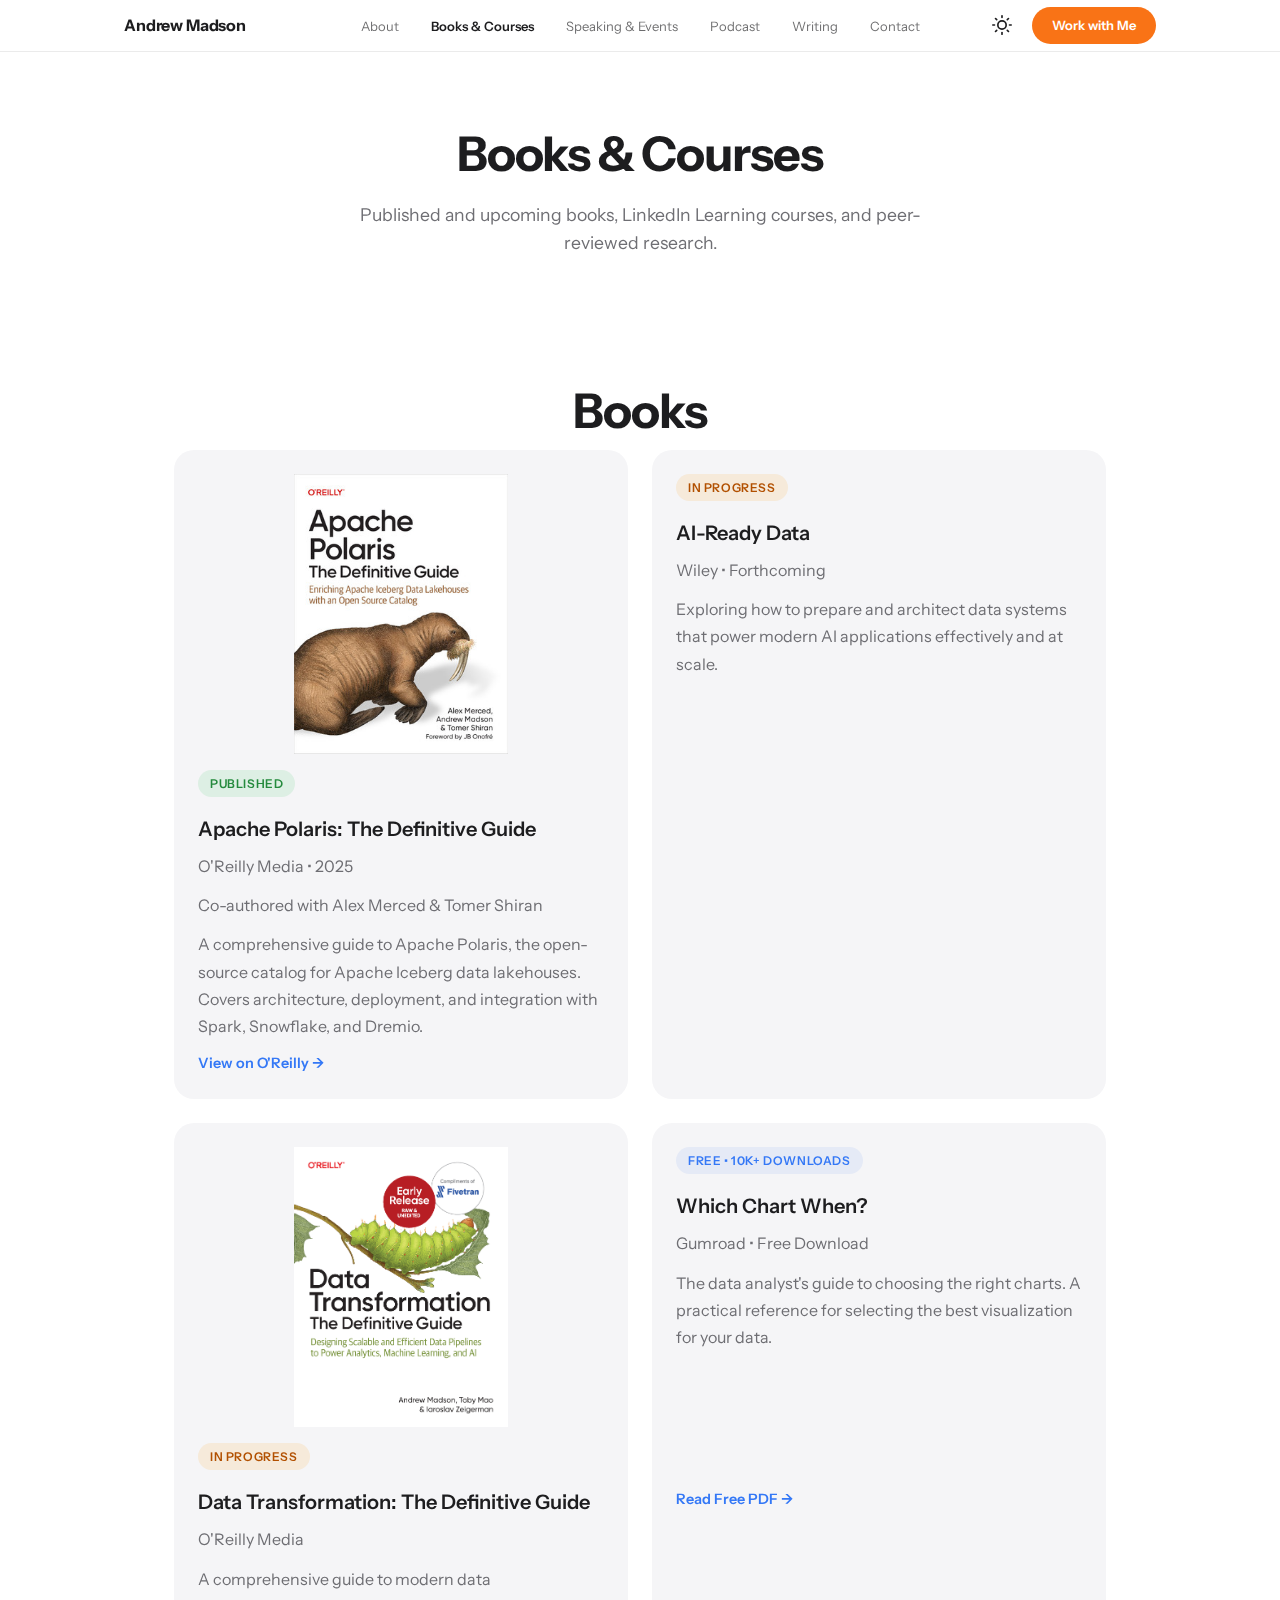
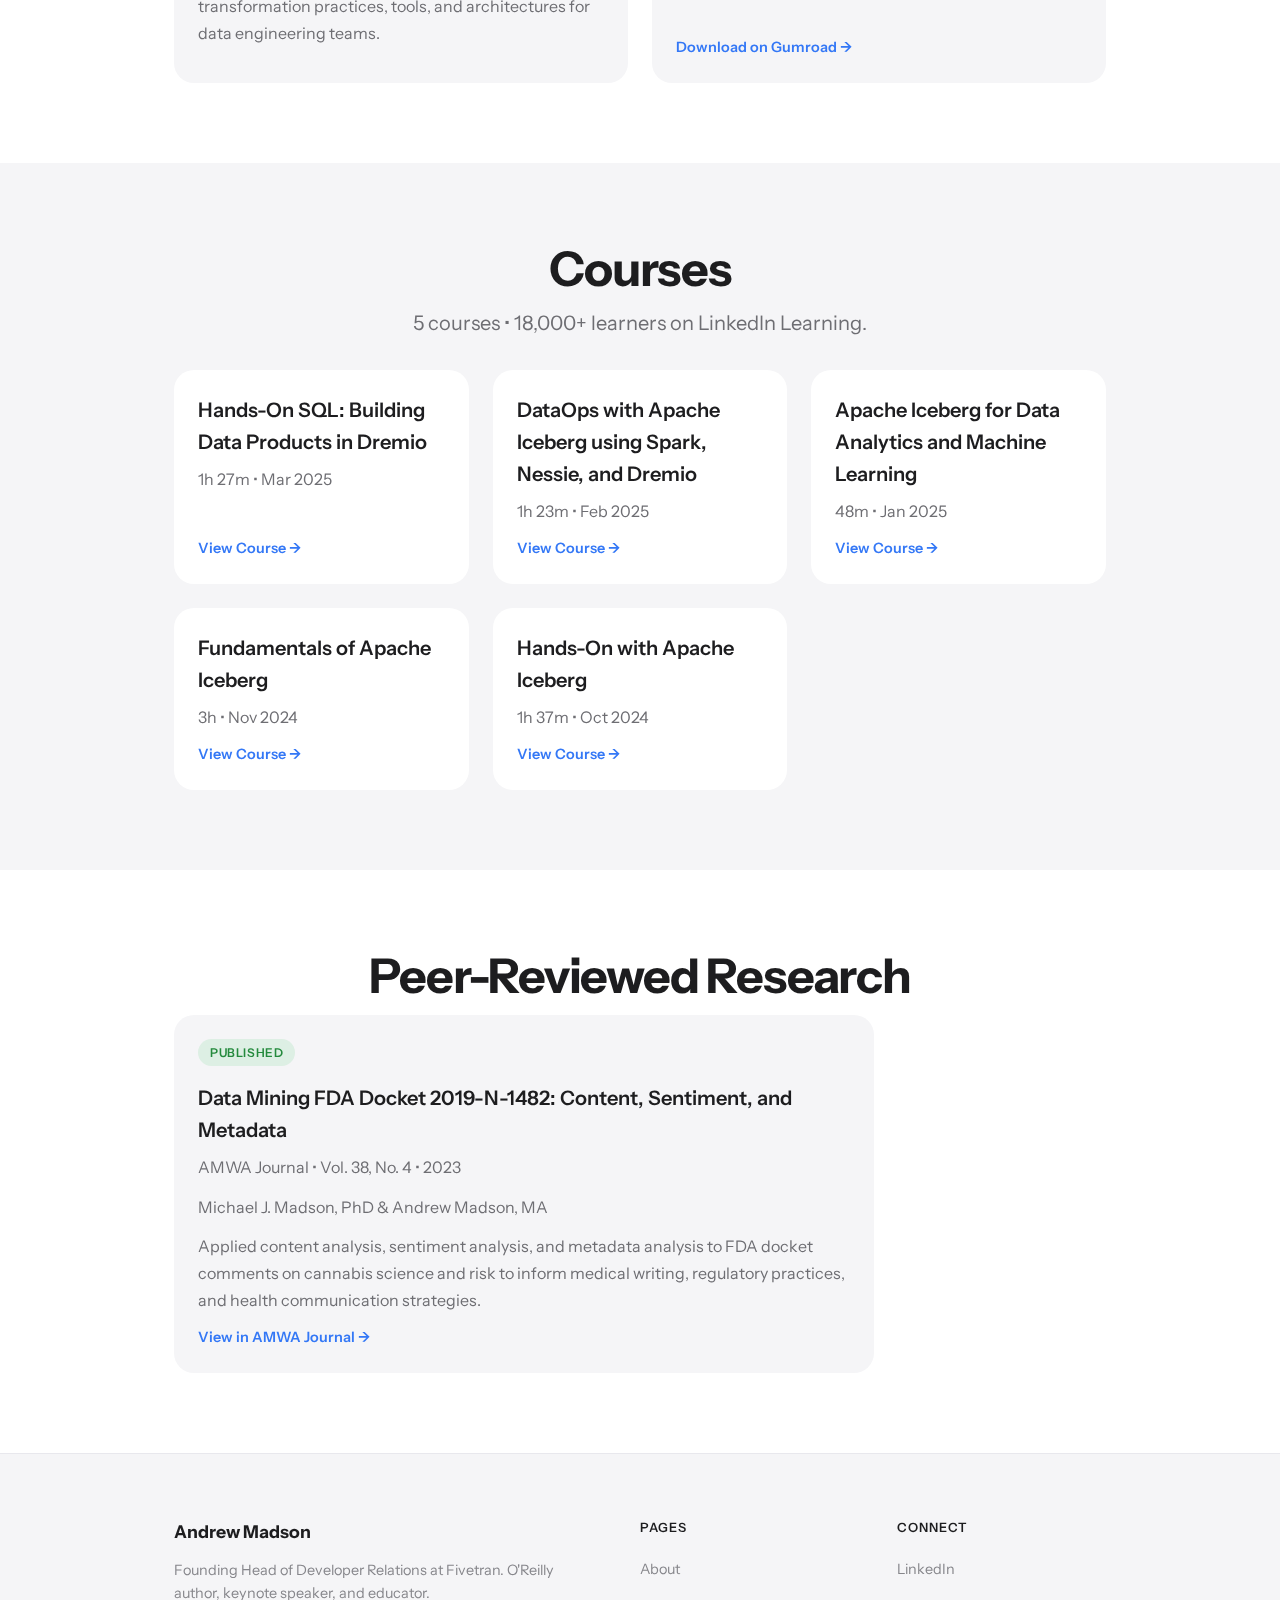
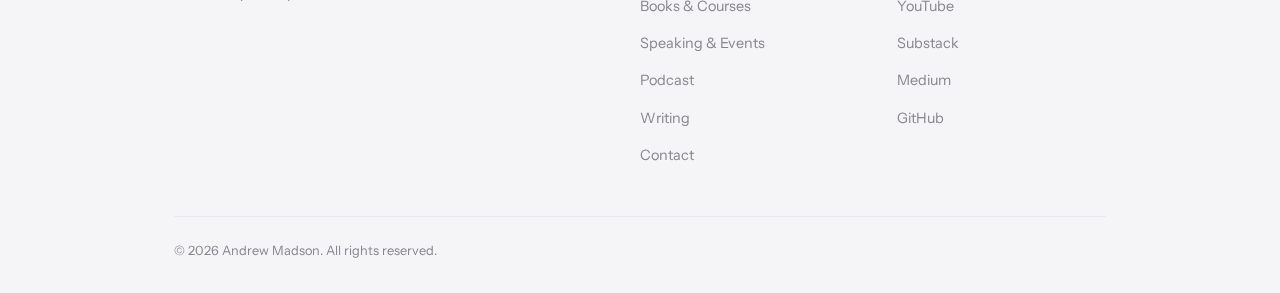
<file: books.html>
<!DOCTYPE html>
<html lang="en">
<head>
    <meta charset="UTF-8">
    <meta name="viewport" content="width=device-width, initial-scale=1.0">
    <title>Books &amp; Courses | Andrew Madson</title>
    <meta name="description" content="Books, courses, and peer-reviewed research by Andrew Madson on data engineering, AI, and analytics.">
    <link rel="preconnect" href="https://fonts.googleapis.com">
    <link rel="preconnect" href="https://fonts.gstatic.com" crossorigin>
    <link href="https://fonts.googleapis.com/css2?family=Instrument+Sans:wght@400;500;600;700&family=JetBrains+Mono:wght@400;500&display=swap" rel="stylesheet">
    <link rel="stylesheet" href="styles.css">
</head>
<body data-page="books">
    <!-- SHARED NAV START -->
    <header id="header">
        <nav class="container">
            <a href="index.html" class="nav-logo">Andrew Madson</a>
            <button class="nav-toggle" aria-label="Toggle navigation">
                <span></span>
                <span></span>
                <span></span>
            </button>
            <ul class="nav-links">
                <li><a href="about-me.html">About</a></li>
                <li><a href="books.html">Books &amp; Courses</a></li>
                <li><a href="speaking.html">Speaking &amp; Events</a></li>
                <li><a href="podcast.html">Podcast</a></li>
                <li><a href="blog.html">Writing</a></li>
                <li><a href="contact.html">Contact</a></li>
            </ul>
            <div class="nav-actions">
                <button id="theme-toggle" class="theme-toggle" aria-label="Toggle Dark Mode">
                    <svg class="sun-icon" xmlns="http://www.w3.org/2000/svg" width="20" height="20" viewBox="0 0 24 24" fill="none" stroke="currentColor" stroke-width="2" stroke-linecap="round" stroke-linejoin="round"><circle cx="12" cy="12" r="5"></circle><line x1="12" y1="1" x2="12" y2="3"></line><line x1="12" y1="21" x2="12" y2="23"></line><line x1="4.22" y1="4.22" x2="5.64" y2="5.64"></line><line x1="18.36" y1="18.36" x2="19.78" y2="19.78"></line><line x1="1" y1="12" x2="3" y2="12"></line><line x1="21" y1="12" x2="23" y2="12"></line><line x1="4.22" y1="19.78" x2="5.64" y2="18.36"></line><line x1="18.36" y1="5.64" x2="19.78" y2="4.22"></line></svg>
                    <svg class="moon-icon" xmlns="http://www.w3.org/2000/svg" width="20" height="20" viewBox="0 0 24 24" fill="none" stroke="currentColor" stroke-width="2" stroke-linecap="round" stroke-linejoin="round"><path d="M21 12.79A9 9 0 1 1 11.21 3 7 7 0 0 0 21 12.79z"></path></svg>
                </button>
                <a href="https://docs.google.com/forms/d/e/1FAIpQLSdHYfOCD4GqT7gGfpkM9jqjr7KVi7chFpqvv8XWhYHjovkC3w/viewform" target="_blank" rel="noopener" class="nav-cta">Work with Me</a>
            </div>
        </nav>
    </header>
    <!-- SHARED NAV END -->

    <main>
        <div class="page-header">
            <div class="container">
                <h1>Books &amp; Courses</h1>
                <p>Published and upcoming books, LinkedIn Learning courses, and peer-reviewed research.</p>
            </div>
        </div>

        <section>
            <div class="container">
                <h2 class="section-title">Books</h2>
                <div class="card-grid books-grid">
                    <div class="card">
                        <img src="images/apache-polaris-cover.jpg" alt="Apache Polaris: The Definitive Guide" class="card-cover">
                        <div class="card-badge published">Published</div>
                        <h3>Apache Polaris: The Definitive Guide</h3>
                        <p class="card-meta">O'Reilly Media &bull; 2025</p>
                        <p class="card-meta">Co-authored with Alex Merced &amp; Tomer Shiran</p>
                        <p>A comprehensive guide to Apache Polaris, the open-source catalog for Apache Iceberg data lakehouses. Covers architecture, deployment, and integration with Spark, Snowflake, and Dremio.</p>
                        <a href="https://www.oreilly.com/library/view/apache-polaris-the/9798341608139/" target="_blank" rel="noopener" class="card-link">View on O'Reilly &rarr;</a>
                    </div>
                    <div class="card">
                        <div class="card-badge in-progress">In Progress</div>
                        <h3>AI-Ready Data</h3>
                        <p class="card-meta">Wiley &bull; Forthcoming</p>
                        <p>Exploring how to prepare and architect data systems that power modern AI applications effectively and at scale.</p>
                    </div>
                    <div class="card">
                        <img src="images/data-transformation-cover.png" alt="Data Transformation: The Definitive Guide" class="card-cover">
                        <div class="card-badge in-progress">In Progress</div>
                        <h3>Data Transformation: The Definitive Guide</h3>
                        <p class="card-meta">O'Reilly Media</p>
                        <p>A comprehensive guide to modern data transformation practices, tools, and architectures for data engineering teams.</p>
                    </div>
                    <div class="card">
                        <div class="card-badge free">Free &bull; 10K+ Downloads</div>
                        <h3>Which Chart When?</h3>
                        <p class="card-meta">Gumroad &bull; Free Download</p>
                        <p>The data analyst's guide to choosing the right charts. A practical reference for selecting the best visualization for your data.</p>
                        <a href="which-chart-when.pdf" target="_blank" rel="noopener" class="card-link">Read Free PDF &rarr;</a>
                        <a href="https://analyticaccess.gumroad.com/" target="_blank" rel="noopener" class="card-link">Download on Gumroad &rarr;</a>
                    </div>
                </div>
            </div>
        </section>

        <section class="section-light">
            <div class="container">
                <h2 class="section-title">Courses</h2>
                <p class="section-subtitle">5 courses &bull; 18,000+ learners on LinkedIn Learning.</p>
                <div class="card-grid courses-grid">
                    <a href="https://www.linkedin.com/learning/hands-on-sql-building-data-products-in-dremio" target="_blank" rel="noopener" class="card">
                        <h3>Hands-On SQL: Building Data Products in Dremio</h3>
                        <p class="card-meta">1h 27m &bull; Mar 2025</p>
                        <span class="card-link">View Course &rarr;</span>
                    </a>
                    <a href="https://www.linkedin.com/learning/dataops-with-apache-iceberg-using-spark-nessie-and-dremio" target="_blank" rel="noopener" class="card">
                        <h3>DataOps with Apache Iceberg using Spark, Nessie, and Dremio</h3>
                        <p class="card-meta">1h 23m &bull; Feb 2025</p>
                        <span class="card-link">View Course &rarr;</span>
                    </a>
                    <a href="https://www.linkedin.com/learning/apache-iceberg-for-data-analytics-and-machine-learning" target="_blank" rel="noopener" class="card">
                        <h3>Apache Iceberg for Data Analytics and Machine Learning</h3>
                        <p class="card-meta">48m &bull; Jan 2025</p>
                        <span class="card-link">View Course &rarr;</span>
                    </a>
                    <a href="https://www.linkedin.com/learning/fundamentals-of-apache-iceberg" target="_blank" rel="noopener" class="card">
                        <h3>Fundamentals of Apache Iceberg</h3>
                        <p class="card-meta">3h &bull; Nov 2024</p>
                        <span class="card-link">View Course &rarr;</span>
                    </a>
                    <a href="https://www.linkedin.com/learning/hands-on-with-apache-iceberg" target="_blank" rel="noopener" class="card">
                        <h3>Hands-On with Apache Iceberg</h3>
                        <p class="card-meta">1h 37m &bull; Oct 2024</p>
                        <span class="card-link">View Course &rarr;</span>
                    </a>
                </div>
            </div>
        </section>

        <section>
            <div class="container">
                <h2 class="section-title">Peer-Reviewed Research</h2>
                <div class="card-grid" style="max-width: 700px;">
                    <div class="card">
                        <div class="card-badge published">Published</div>
                        <h3>Data Mining FDA Docket 2019-N-1482: Content, Sentiment, and Metadata</h3>
                        <p class="card-meta">AMWA Journal &bull; Vol. 38, No. 4 &bull; 2023</p>
                        <p class="card-meta">Michael J. Madson, PhD &amp; Andrew Madson, MA</p>
                        <p>Applied content analysis, sentiment analysis, and metadata analysis to FDA docket comments on cannabis science and risk to inform medical writing, regulatory practices, and health communication strategies.</p>
                        <a href="https://amwajournal.org/index.php/amwa/article/view/278" target="_blank" rel="noopener" class="card-link">View in AMWA Journal &rarr;</a>
                    </div>
                </div>
            </div>
        </section>
    </main>

    <!-- SHARED FOOTER START -->
    <footer>
        <div class="container">
            <div class="footer-grid">
                <div class="footer-brand">
                    <a href="index.html" class="footer-logo">Andrew Madson</a>
                    <p>Founding Head of Developer Relations at Fivetran. O'Reilly author, keynote speaker, and educator.</p>
                </div>
                <div class="footer-links">
                    <h4>Pages</h4>
                    <ul>
                        <li><a href="about-me.html">About</a></li>
                        <li><a href="books.html">Books &amp; Courses</a></li>
                        <li><a href="speaking.html">Speaking &amp; Events</a></li>
                        <li><a href="podcast.html">Podcast</a></li>
                        <li><a href="blog.html">Writing</a></li>
                        <li><a href="contact.html">Contact</a></li>
                    </ul>
                </div>
                <div class="footer-links">
                    <h4>Connect</h4>
                    <ul>
                        <li><a href="https://www.linkedin.com/in/andrew-madson/" target="_blank" rel="noopener">LinkedIn</a></li>
                        <li><a href="https://www.youtube.com/@andrew-madson" target="_blank" rel="noopener">YouTube</a></li>
                        <li><a href="https://substack.com/@andrewmadson" target="_blank" rel="noopener">Substack</a></li>
                        <li><a href="https://medium.com/@andymadson" target="_blank" rel="noopener">Medium</a></li>
                        <li><a href="https://github.com/andymadson" target="_blank" rel="noopener">GitHub</a></li>
                    </ul>
                </div>
            </div>
            <div class="footer-bottom">
                <p>&copy; 2026 Andrew Madson. All rights reserved.</p>
            </div>
        </div>
    </footer>
    <!-- SHARED FOOTER END -->

    <script src="script.js"></script>
</body>
</html>
</file>
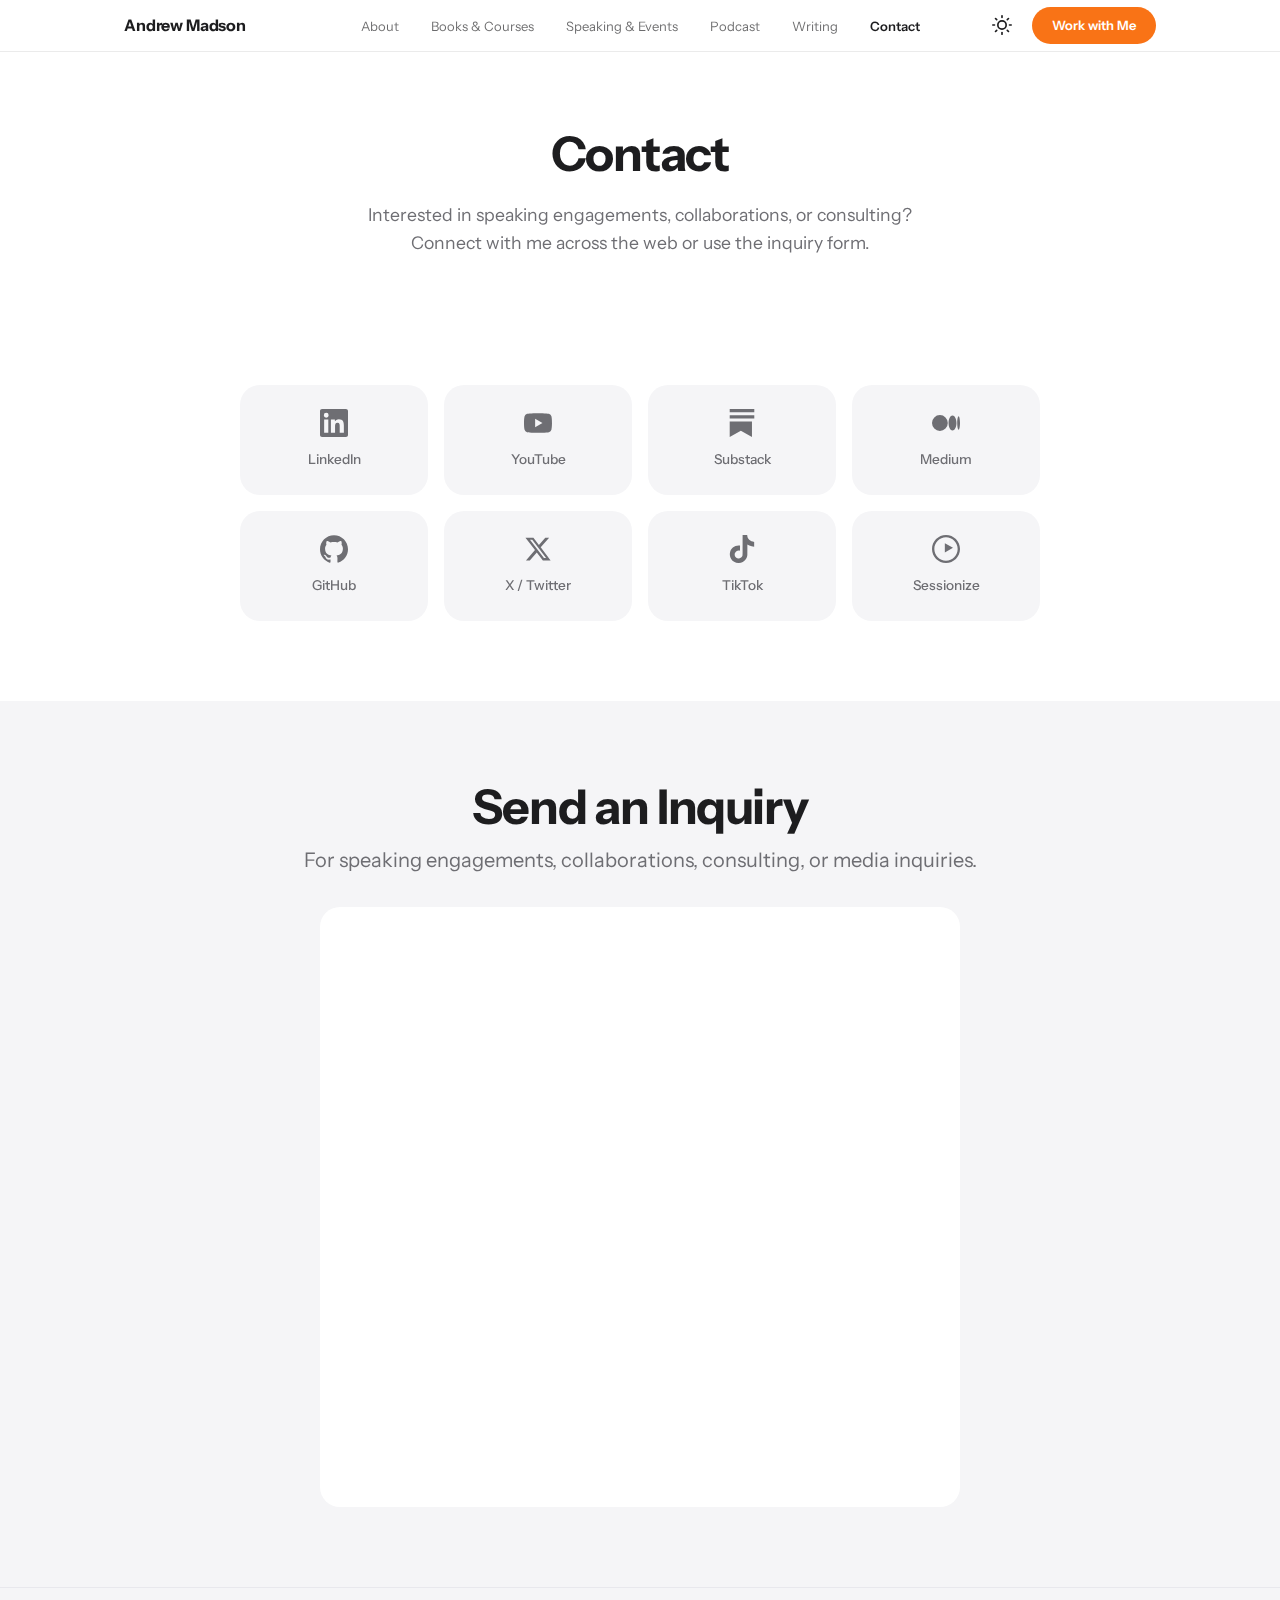
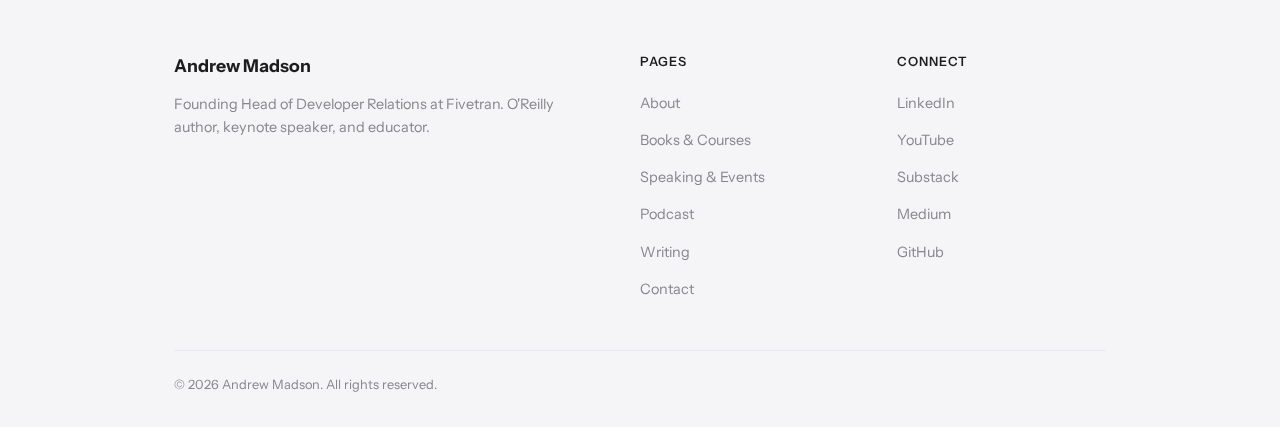
<file: contact.html>
<!DOCTYPE html>
<html lang="en">
<head>
    <meta charset="UTF-8">
    <meta name="viewport" content="width=device-width, initial-scale=1.0">
    <title>Contact | Andrew Madson</title>
    <meta name="description" content="Get in touch with Andrew Madson — LinkedIn, YouTube, GitHub, and more.">
    <link rel="preconnect" href="https://fonts.googleapis.com">
    <link rel="preconnect" href="https://fonts.gstatic.com" crossorigin>
    <link href="https://fonts.googleapis.com/css2?family=Instrument+Sans:wght@400;500;600;700&family=JetBrains+Mono:wght@400;500&display=swap" rel="stylesheet">
    <link rel="stylesheet" href="styles.css">
</head>
<body data-page="contact">
    <!-- SHARED NAV START -->
    <header id="header">
        <nav class="container">
            <a href="index.html" class="nav-logo">Andrew Madson</a>
            <button class="nav-toggle" aria-label="Toggle navigation">
                <span></span>
                <span></span>
                <span></span>
            </button>
            <ul class="nav-links">
                <li><a href="about-me.html">About</a></li>
                <li><a href="books.html">Books &amp; Courses</a></li>
                <li><a href="speaking.html">Speaking &amp; Events</a></li>
                <li><a href="podcast.html">Podcast</a></li>
                <li><a href="blog.html">Writing</a></li>
                <li><a href="contact.html">Contact</a></li>
            </ul>
            <div class="nav-actions">
                <button id="theme-toggle" class="theme-toggle" aria-label="Toggle Dark Mode">
                    <svg class="sun-icon" xmlns="http://www.w3.org/2000/svg" width="20" height="20" viewBox="0 0 24 24" fill="none" stroke="currentColor" stroke-width="2" stroke-linecap="round" stroke-linejoin="round"><circle cx="12" cy="12" r="5"></circle><line x1="12" y1="1" x2="12" y2="3"></line><line x1="12" y1="21" x2="12" y2="23"></line><line x1="4.22" y1="4.22" x2="5.64" y2="5.64"></line><line x1="18.36" y1="18.36" x2="19.78" y2="19.78"></line><line x1="1" y1="12" x2="3" y2="12"></line><line x1="21" y1="12" x2="23" y2="12"></line><line x1="4.22" y1="19.78" x2="5.64" y2="18.36"></line><line x1="18.36" y1="5.64" x2="19.78" y2="4.22"></line></svg>
                    <svg class="moon-icon" xmlns="http://www.w3.org/2000/svg" width="20" height="20" viewBox="0 0 24 24" fill="none" stroke="currentColor" stroke-width="2" stroke-linecap="round" stroke-linejoin="round"><path d="M21 12.79A9 9 0 1 1 11.21 3 7 7 0 0 0 21 12.79z"></path></svg>
                </button>
                <a href="https://docs.google.com/forms/d/e/1FAIpQLSdHYfOCD4GqT7gGfpkM9jqjr7KVi7chFpqvv8XWhYHjovkC3w/viewform" target="_blank" rel="noopener" class="nav-cta">Work with Me</a>
            </div>
        </nav>
    </header>
    <!-- SHARED NAV END -->

    <main>
        <div class="page-header">
            <div class="container">
                <h1>Contact</h1>
                <p>Interested in speaking engagements, collaborations, or consulting? Connect with me across the web or use the inquiry form.</p>
            </div>
        </div>

        <section>
            <div class="container">
                <div class="contact-grid">
                    <a href="https://www.linkedin.com/in/andrew-madson/" target="_blank" rel="noopener" class="contact-item">
                        <svg viewBox="0 0 24 24" width="28" height="28" fill="currentColor"><path d="M20.447 20.452h-3.554v-5.569c0-1.328-.027-3.037-1.852-3.037-1.853 0-2.136 1.445-2.136 2.939v5.667H9.351V9h3.414v1.561h.046c.477-.9 1.637-1.85 3.37-1.85 3.601 0 4.267 2.37 4.267 5.455v6.286zM5.337 7.433a2.062 2.062 0 01-2.063-2.065 2.064 2.064 0 112.063 2.065zm1.782 13.019H3.555V9h3.564v11.452zM22.225 0H1.771C.792 0 0 .774 0 1.729v20.542C0 23.227.792 24 1.771 24h20.451C23.2 24 24 23.227 24 22.271V1.729C24 .774 23.2 0 22.222 0h.003z"/></svg>
                        <span>LinkedIn</span>
                    </a>
                    <a href="https://www.youtube.com/@andrew-madson" target="_blank" rel="noopener" class="contact-item">
                        <svg viewBox="0 0 24 24" width="28" height="28" fill="currentColor"><path d="M23.498 6.186a3.016 3.016 0 00-2.122-2.136C19.505 3.545 12 3.545 12 3.545s-7.505 0-9.377.505A3.017 3.017 0 00.502 6.186C0 8.07 0 12 0 12s0 3.93.502 5.814a3.016 3.016 0 002.122 2.136c1.871.505 9.376.505 9.376.505s7.505 0 9.377-.505a3.015 3.015 0 002.122-2.136C24 15.93 24 12 24 12s0-3.93-.502-5.814zM9.545 15.568V8.432L15.818 12l-6.273 3.568z"/></svg>
                        <span>YouTube</span>
                    </a>
                    <a href="https://substack.com/@andrewmadson" target="_blank" rel="noopener" class="contact-item">
                        <svg viewBox="0 0 24 24" width="28" height="28" fill="currentColor"><path d="M22.539 8.242H1.46V5.406h21.08v2.836zM1.46 10.812V24l9.56-5.26L20.539 24V10.812H1.46zM22.54 0H1.46v2.836h21.08V0z"/></svg>
                        <span>Substack</span>
                    </a>
                    <a href="https://medium.com/@andymadson" target="_blank" rel="noopener" class="contact-item">
                        <svg viewBox="0 0 24 24" width="28" height="28" fill="currentColor"><path d="M13.54 12a6.8 6.8 0 01-6.77 6.82A6.8 6.8 0 010 12a6.8 6.8 0 016.77-6.82A6.8 6.8 0 0113.54 12zm7.42 0c0 3.54-1.51 6.42-3.38 6.42S14.2 15.54 14.2 12s1.52-6.42 3.38-6.42 3.38 2.88 3.38 6.42M24 12c0 3.17-.53 5.75-1.19 5.75S21.62 15.17 21.62 12s.53-5.75 1.19-5.75S24 8.83 24 12z"/></svg>
                        <span>Medium</span>
                    </a>
                    <a href="https://github.com/andymadson" target="_blank" rel="noopener" class="contact-item">
                        <svg viewBox="0 0 24 24" width="28" height="28" fill="currentColor"><path d="M12 .297c-6.63 0-12 5.373-12 12 0 5.303 3.438 9.8 8.205 11.385.6.113.82-.258.82-.577 0-.285-.01-1.04-.015-2.04-3.338.724-4.042-1.61-4.042-1.61C4.422 18.07 3.633 17.7 3.633 17.7c-1.087-.744.084-.729.084-.729 1.205.084 1.838 1.236 1.838 1.236 1.07 1.835 2.809 1.305 3.495.998.108-.776.417-1.305.76-1.605-2.665-.3-5.466-1.332-5.466-5.93 0-1.31.465-2.38 1.235-3.22-.135-.303-.54-1.523.105-3.176 0 0 1.005-.322 3.3 1.23.96-.267 1.98-.399 3-.405 1.02.006 2.04.138 3 .405 2.28-1.552 3.285-1.23 3.285-1.23.645 1.653.24 2.873.12 3.176.765.84 1.23 1.91 1.23 3.22 0 4.61-2.805 5.625-5.475 5.92.42.36.81 1.096.81 2.22 0 1.606-.015 2.896-.015 3.286 0 .315.21.69.825.57C20.565 22.092 24 17.592 24 12.297c0-6.627-5.373-12-12-12"/></svg>
                        <span>GitHub</span>
                    </a>
                    <a href="https://x.com/andrewmadson11" target="_blank" rel="noopener" class="contact-item">
                        <svg viewBox="0 0 24 24" width="28" height="28" fill="currentColor"><path d="M18.244 2.25h3.308l-7.227 8.26 8.502 11.24H16.17l-5.214-6.817L4.99 21.75H1.68l7.73-8.835L1.254 2.25H8.08l4.713 6.231zm-1.161 17.52h1.833L7.084 4.126H5.117z"/></svg>
                        <span>X / Twitter</span>
                    </a>
                    <a href="https://www.tiktok.com/@andyanalytics" target="_blank" rel="noopener" class="contact-item">
                        <svg viewBox="0 0 24 24" width="28" height="28" fill="currentColor"><path d="M12.525.02c1.31-.02 2.61-.01 3.91-.02.08 1.53.63 3.09 1.75 4.17 1.12 1.11 2.7 1.62 4.24 1.79v4.03c-1.44-.05-2.89-.35-4.2-.97-.57-.26-1.1-.59-1.62-.93-.01 2.92.01 5.84-.02 8.75-.08 1.4-.54 2.79-1.35 3.94-1.31 1.92-3.58 3.17-5.91 3.21-1.43.08-2.86-.31-4.08-1.03-2.02-1.19-3.44-3.37-3.65-5.71-.02-.5-.03-1-.01-1.49.18-1.9 1.12-3.72 2.58-4.96 1.66-1.44 3.98-2.13 6.15-1.72.02 1.48-.04 2.96-.04 4.44-.99-.32-2.15-.23-3.02.37-.63.41-1.11 1.04-1.36 1.75-.21.51-.15 1.07-.14 1.61.24 1.64 1.82 3.02 3.5 2.87 1.12-.01 2.19-.66 2.77-1.61.19-.33.4-.67.41-1.06.1-1.79.06-3.57.07-5.36.01-4.03-.01-8.05.02-12.07z"/></svg>
                        <span>TikTok</span>
                    </a>
                    <a href="https://sessionize.com/andrew-madson/" target="_blank" rel="noopener" class="contact-item">
                        <svg viewBox="0 0 24 24" width="28" height="28" fill="currentColor"><path d="M12 0C5.372 0 0 5.372 0 12s5.372 12 12 12 12-5.372 12-12S18.628 0 12 0zm0 22c-5.523 0-10-4.477-10-10S6.477 2 12 2s10 4.477 10 10-4.477 10-10 10zm-1-15v8l7-4z"/></svg>
                        <span>Sessionize</span>
                    </a>
                </div>
            </div>
        </section>

        <section class="section-light">
            <div class="container">
                <div class="contact-form-section">
                    <h2 class="section-title">Send an Inquiry</h2>
                    <p class="section-subtitle">For speaking engagements, collaborations, consulting, or media inquiries.</p>
                    <div class="contact-form-embed">
                        <iframe src="https://docs.google.com/forms/d/e/1FAIpQLSdHYfOCD4GqT7gGfpkM9jqjr7KVi7chFpqvv8XWhYHjovkC3w/viewform?embedded=true" width="100%" height="600" frameborder="0" marginheight="0" marginwidth="0" loading="lazy">Loading…</iframe>
                    </div>
                </div>
            </div>
        </section>
    </main>

    <!-- SHARED FOOTER START -->
    <footer>
        <div class="container">
            <div class="footer-grid">
                <div class="footer-brand">
                    <a href="index.html" class="footer-logo">Andrew Madson</a>
                    <p>Founding Head of Developer Relations at Fivetran. O'Reilly author, keynote speaker, and educator.</p>
                </div>
                <div class="footer-links">
                    <h4>Pages</h4>
                    <ul>
                        <li><a href="about-me.html">About</a></li>
                        <li><a href="books.html">Books &amp; Courses</a></li>
                        <li><a href="speaking.html">Speaking &amp; Events</a></li>
                        <li><a href="podcast.html">Podcast</a></li>
                        <li><a href="blog.html">Writing</a></li>
                        <li><a href="contact.html">Contact</a></li>
                    </ul>
                </div>
                <div class="footer-links">
                    <h4>Connect</h4>
                    <ul>
                        <li><a href="https://www.linkedin.com/in/andrew-madson/" target="_blank" rel="noopener">LinkedIn</a></li>
                        <li><a href="https://www.youtube.com/@andrew-madson" target="_blank" rel="noopener">YouTube</a></li>
                        <li><a href="https://substack.com/@andrewmadson" target="_blank" rel="noopener">Substack</a></li>
                        <li><a href="https://medium.com/@andymadson" target="_blank" rel="noopener">Medium</a></li>
                        <li><a href="https://github.com/andymadson" target="_blank" rel="noopener">GitHub</a></li>
                    </ul>
                </div>
            </div>
            <div class="footer-bottom">
                <p>&copy; 2026 Andrew Madson. All rights reserved.</p>
            </div>
        </div>
    </footer>
    <!-- SHARED FOOTER END -->

    <script src="script.js"></script>
</body>
</html>
</file>
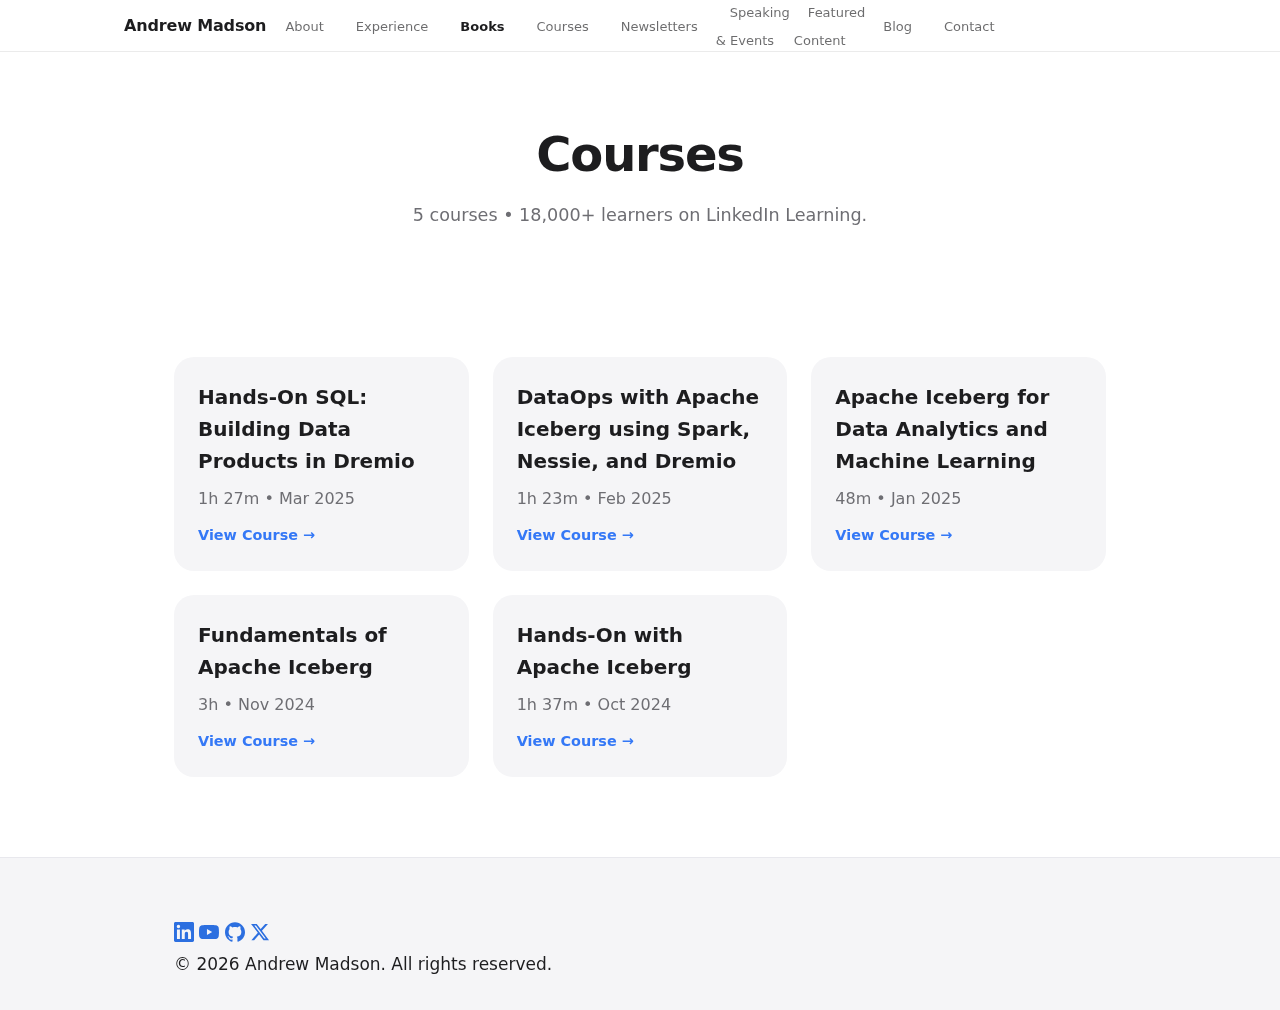
<file: courses.html>
<!DOCTYPE html>
<html lang="en">
<head>
    <meta charset="UTF-8">
    <meta name="viewport" content="width=device-width, initial-scale=1.0">
    <title>Courses | Andrew Madson</title>
    <meta name="description" content="LinkedIn Learning courses by Andrew Madson on Apache Iceberg, data engineering, and more.">
    <link rel="preconnect" href="https://fonts.googleapis.com">
    <link rel="preconnect" href="https://fonts.gstatic.com" crossorigin>
    <link href="https://fonts.googleapis.com/css2?family=Inter:wght@400;600;700&display=swap" rel="stylesheet">
    <link rel="stylesheet" href="styles.css">
</head>
<body data-page="courses">
    <!-- SHARED NAV START -->
    <header id="header">
        <nav class="container">
            <a href="index.html" class="nav-logo">Andrew Madson</a>
            <button class="nav-toggle" aria-label="Toggle navigation">
                <span></span>
                <span></span>
                <span></span>
            </button>
            <ul class="nav-links">
                <li><a href="about.html">About</a></li>
                <li><a href="experience.html">Experience</a></li>
                <li><a href="books.html">Books</a></li>
                <li><a href="courses.html">Courses</a></li>
                <li><a href="newsletters.html">Newsletters</a></li>
                <li><a href="speaking.html">Speaking &amp; Events</a></li>
                <li><a href="videos.html">Featured Content</a></li>
                <li><a href="blog.html">Blog</a></li>
                <li><a href="contact.html">Contact</a></li>
            </ul>
        </nav>
    </header>
    <!-- SHARED NAV END -->

    <main>
        <div class="page-header">
            <h1>Courses</h1>
            <p>5 courses &bull; 18,000+ learners on LinkedIn Learning.</p>
        </div>

        <section>
            <div class="container">
                <div class="card-grid courses-grid">
                    <div class="card animate-on-scroll">
                        <h3>Hands-On SQL: Building Data Products in Dremio</h3>
                        <p class="card-meta">1h 27m &bull; Mar 2025</p>
                        <a href="https://www.linkedin.com/learning/hands-on-sql-building-data-products-in-dremio" target="_blank" rel="noopener" class="card-link">View Course &rarr;</a>
                    </div>
                    <div class="card animate-on-scroll">
                        <h3>DataOps with Apache Iceberg using Spark, Nessie, and Dremio</h3>
                        <p class="card-meta">1h 23m &bull; Feb 2025</p>
                        <a href="https://www.linkedin.com/learning/dataops-with-apache-iceberg-using-spark-nessie-and-dremio" target="_blank" rel="noopener" class="card-link">View Course &rarr;</a>
                    </div>
                    <div class="card animate-on-scroll">
                        <h3>Apache Iceberg for Data Analytics and Machine Learning</h3>
                        <p class="card-meta">48m &bull; Jan 2025</p>
                        <a href="https://www.linkedin.com/learning/apache-iceberg-for-data-analytics-and-machine-learning" target="_blank" rel="noopener" class="card-link">View Course &rarr;</a>
                    </div>
                    <div class="card animate-on-scroll">
                        <h3>Fundamentals of Apache Iceberg</h3>
                        <p class="card-meta">3h &bull; Nov 2024</p>
                        <a href="https://www.linkedin.com/learning/fundamentals-of-apache-iceberg" target="_blank" rel="noopener" class="card-link">View Course &rarr;</a>
                    </div>
                    <div class="card animate-on-scroll">
                        <h3>Hands-On with Apache Iceberg</h3>
                        <p class="card-meta">1h 37m &bull; Oct 2024</p>
                        <a href="https://www.linkedin.com/learning/hands-on-with-apache-iceberg" target="_blank" rel="noopener" class="card-link">View Course &rarr;</a>
                    </div>
                </div>
            </div>
        </section>
    </main>

    <!-- SHARED FOOTER START -->
    <footer>
        <div class="container">
            <div class="footer-social">
                <a href="https://www.linkedin.com/in/andrew-madson/" target="_blank" rel="noopener" aria-label="LinkedIn"><svg viewBox="0 0 24 24" width="20" height="20" fill="currentColor"><path d="M20.447 20.452h-3.554v-5.569c0-1.328-.027-3.037-1.852-3.037-1.853 0-2.136 1.445-2.136 2.939v5.667H9.351V9h3.414v1.561h.046c.477-.9 1.637-1.85 3.37-1.85 3.601 0 4.267 2.37 4.267 5.455v6.286zM5.337 7.433a2.062 2.062 0 01-2.063-2.065 2.064 2.064 0 112.063 2.065zm1.782 13.019H3.555V9h3.564v11.452zM22.225 0H1.771C.792 0 0 .774 0 1.729v20.542C0 23.227.792 24 1.771 24h20.451C23.2 24 24 23.227 24 22.271V1.729C24 .774 23.2 0 22.222 0h.003z"/></svg></a>
                <a href="https://www.youtube.com/@andrew-madson" target="_blank" rel="noopener" aria-label="YouTube"><svg viewBox="0 0 24 24" width="20" height="20" fill="currentColor"><path d="M23.498 6.186a3.016 3.016 0 00-2.122-2.136C19.505 3.545 12 3.545 12 3.545s-7.505 0-9.377.505A3.017 3.017 0 00.502 6.186C0 8.07 0 12 0 12s0 3.93.502 5.814a3.016 3.016 0 002.122 2.136c1.871.505 9.376.505 9.376.505s7.505 0 9.377-.505a3.015 3.015 0 002.122-2.136C24 15.93 24 12 24 12s0-3.93-.502-5.814zM9.545 15.568V8.432L15.818 12l-6.273 3.568z"/></svg></a>
                <a href="https://github.com/andymadson" target="_blank" rel="noopener" aria-label="GitHub"><svg viewBox="0 0 24 24" width="20" height="20" fill="currentColor"><path d="M12 .297c-6.63 0-12 5.373-12 12 0 5.303 3.438 9.8 8.205 11.385.6.113.82-.258.82-.577 0-.285-.01-1.04-.015-2.04-3.338.724-4.042-1.61-4.042-1.61C4.422 18.07 3.633 17.7 3.633 17.7c-1.087-.744.084-.729.084-.729 1.205.084 1.838 1.236 1.838 1.236 1.07 1.835 2.809 1.305 3.495.998.108-.776.417-1.305.76-1.605-2.665-.3-5.466-1.332-5.466-5.93 0-1.31.465-2.38 1.235-3.22-.135-.303-.54-1.523.105-3.176 0 0 1.005-.322 3.3 1.23.96-.267 1.98-.399 3-.405 1.02.006 2.04.138 3 .405 2.28-1.552 3.285-1.23 3.285-1.23.645 1.653.24 2.873.12 3.176.765.84 1.23 1.91 1.23 3.22 0 4.61-2.805 5.625-5.475 5.92.42.36.81 1.096.81 2.22 0 1.606-.015 2.896-.015 3.286 0 .315.21.69.825.57C20.565 22.092 24 17.592 24 12.297c0-6.627-5.373-12-12-12"/></svg></a>
                <a href="https://x.com/andrewmadson11" target="_blank" rel="noopener" aria-label="X / Twitter"><svg viewBox="0 0 24 24" width="20" height="20" fill="currentColor"><path d="M18.244 2.25h3.308l-7.227 8.26 8.502 11.24H16.17l-5.214-6.817L4.99 21.75H1.68l7.73-8.835L1.254 2.25H8.08l4.713 6.231zm-1.161 17.52h1.833L7.084 4.126H5.117z"/></svg></a>
            </div>
            <p>&copy; 2026 Andrew Madson. All rights reserved.</p>
        </div>
    </footer>
    <!-- SHARED FOOTER END -->

    <script src="script.js"></script>
</body>
</html>
</file>
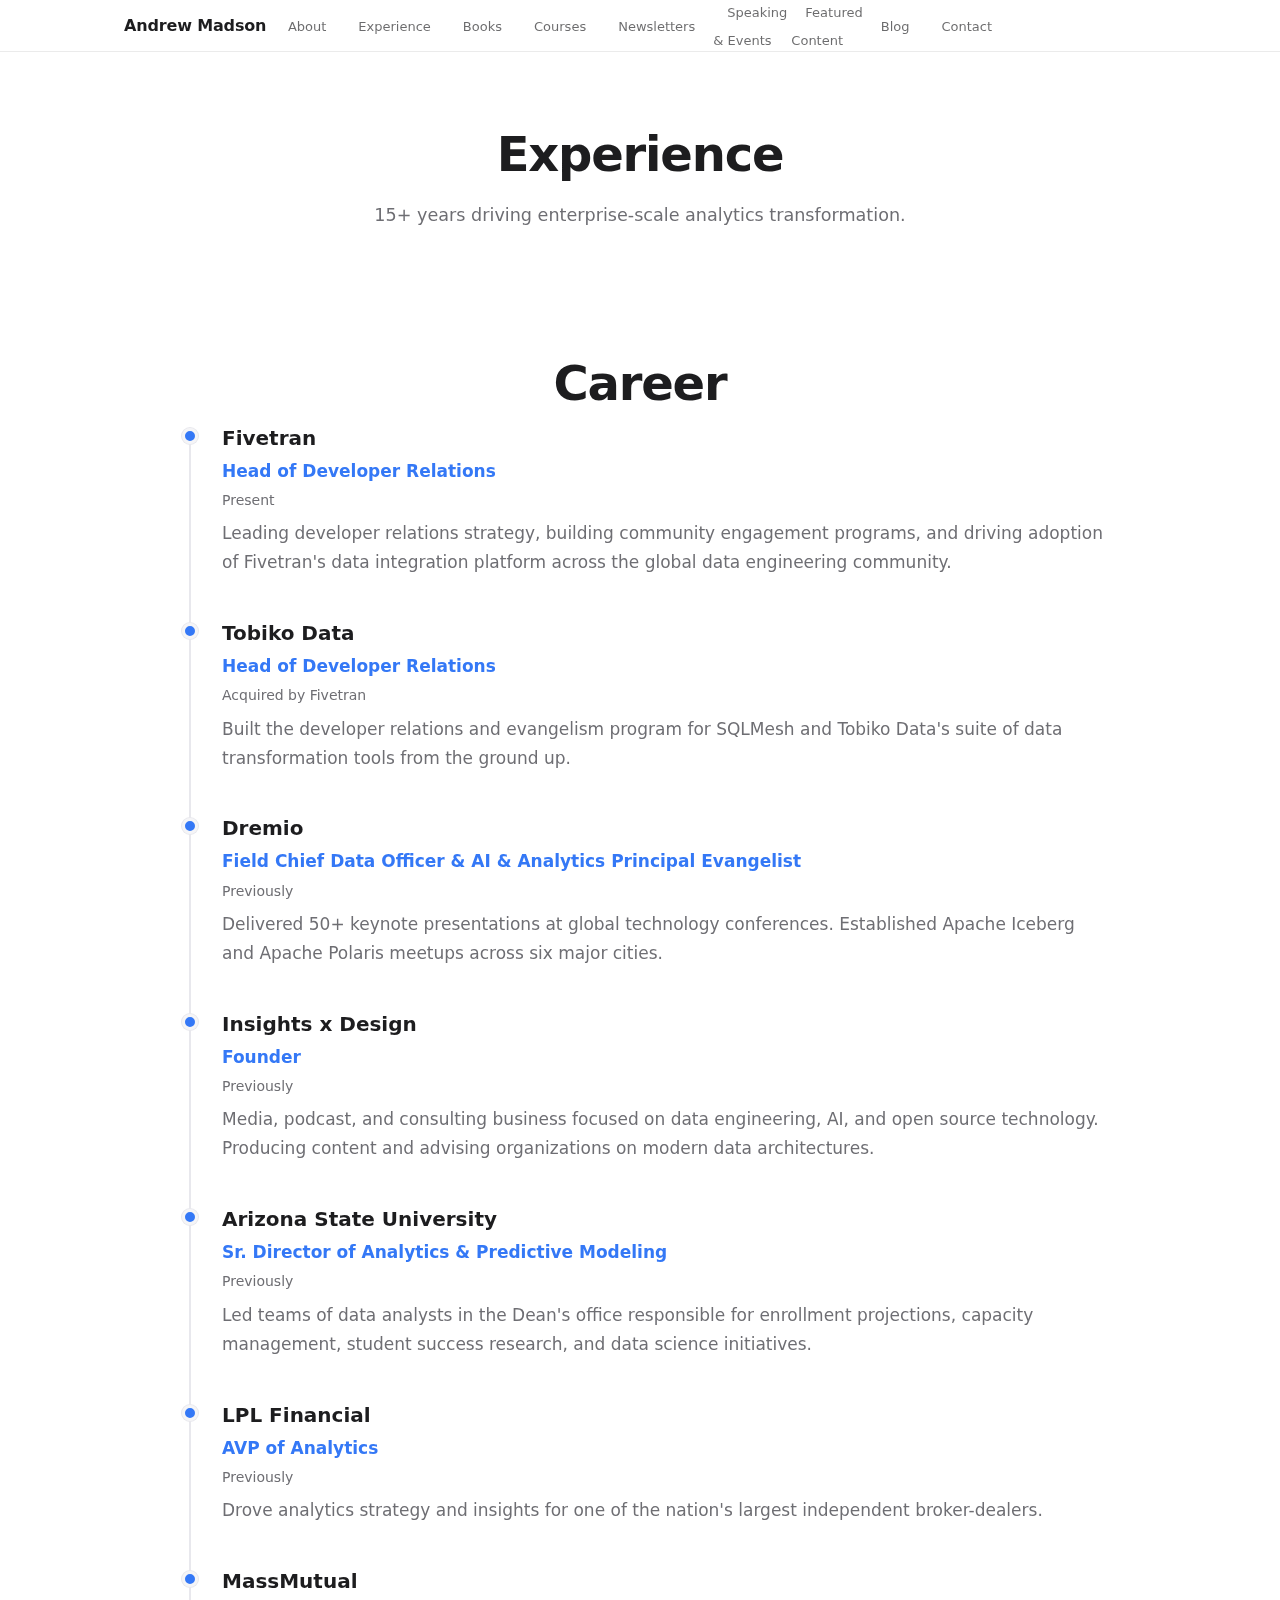
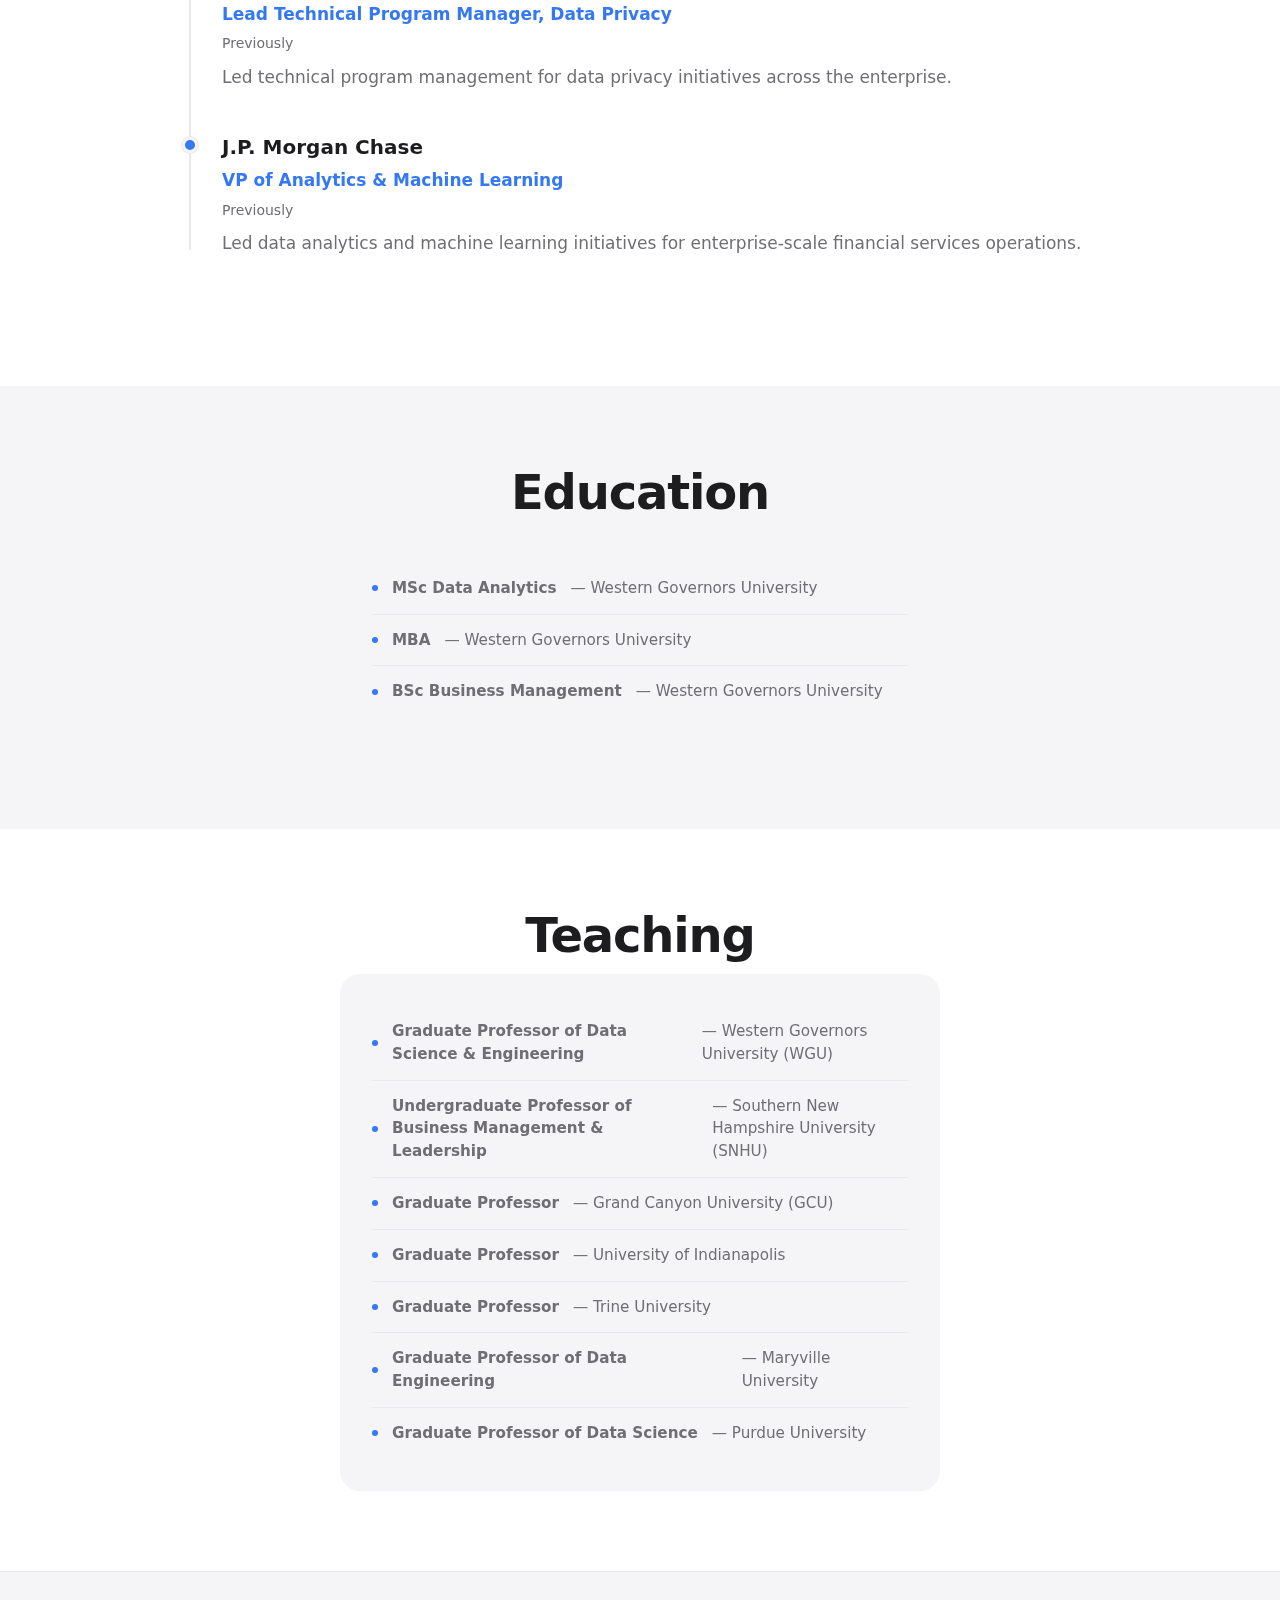
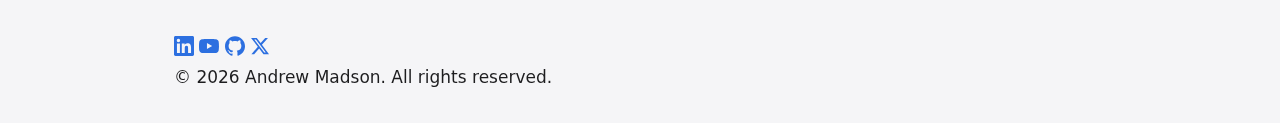
<file: experience.html>
<!DOCTYPE html>
<html lang="en">
<head>
    <meta charset="UTF-8">
    <meta name="viewport" content="width=device-width, initial-scale=1.0">
    <title>Experience | Andrew Madson</title>
    <meta name="description" content="Andrew Madson's professional experience, education, and teaching positions.">
    <link rel="preconnect" href="https://fonts.googleapis.com">
    <link rel="preconnect" href="https://fonts.gstatic.com" crossorigin>
    <link href="https://fonts.googleapis.com/css2?family=Inter:wght@400;600;700&display=swap" rel="stylesheet">
    <link rel="stylesheet" href="styles.css">
</head>
<body data-page="experience">
    <!-- SHARED NAV START -->
    <header id="header">
        <nav class="container">
            <a href="index.html" class="nav-logo">Andrew Madson</a>
            <button class="nav-toggle" aria-label="Toggle navigation">
                <span></span>
                <span></span>
                <span></span>
            </button>
            <ul class="nav-links">
                <li><a href="about.html">About</a></li>
                <li><a href="experience.html">Experience</a></li>
                <li><a href="books.html">Books</a></li>
                <li><a href="courses.html">Courses</a></li>
                <li><a href="newsletters.html">Newsletters</a></li>
                <li><a href="speaking.html">Speaking &amp; Events</a></li>
                <li><a href="videos.html">Featured Content</a></li>
                <li><a href="blog.html">Blog</a></li>
                <li><a href="contact.html">Contact</a></li>
            </ul>
        </nav>
    </header>
    <!-- SHARED NAV END -->

    <main>
        <div class="page-header">
            <h1>Experience</h1>
            <p>15+ years driving enterprise-scale analytics transformation.</p>
        </div>

        <section>
            <div class="container">
                <h2 class="section-title animate-on-scroll">Career</h2>
                <div class="timeline">
                    <div class="timeline-item animate-on-scroll">
                        <div class="timeline-dot"></div>
                        <div class="timeline-content">
                            <h3>Fivetran</h3>
                            <p class="timeline-role">Head of Developer Relations</p>
                            <p class="timeline-date">Present</p>
                            <p>Leading developer relations strategy, building community engagement programs, and driving adoption of Fivetran's data integration platform across the global data engineering community.</p>
                        </div>
                    </div>
                    <div class="timeline-item animate-on-scroll">
                        <div class="timeline-dot"></div>
                        <div class="timeline-content">
                            <h3>Tobiko Data</h3>
                            <p class="timeline-role">Head of Developer Relations</p>
                            <p class="timeline-date">Acquired by Fivetran</p>
                            <p>Built the developer relations and evangelism program for SQLMesh and Tobiko Data's suite of data transformation tools from the ground up.</p>
                        </div>
                    </div>
                    <div class="timeline-item animate-on-scroll">
                        <div class="timeline-dot"></div>
                        <div class="timeline-content">
                            <h3>Dremio</h3>
                            <p class="timeline-role">Field Chief Data Officer &amp; AI &amp; Analytics Principal Evangelist</p>
                            <p class="timeline-date">Previously</p>
                            <p>Delivered 50+ keynote presentations at global technology conferences. Established Apache Iceberg and Apache Polaris meetups across six major cities.</p>
                        </div>
                    </div>
                    <div class="timeline-item animate-on-scroll">
                        <div class="timeline-dot"></div>
                        <div class="timeline-content">
                            <h3>Insights x Design</h3>
                            <p class="timeline-role">Founder</p>
                            <p class="timeline-date">Previously</p>
                            <p>Media, podcast, and consulting business focused on data engineering, AI, and open source technology. Producing content and advising organizations on modern data architectures.</p>
                        </div>
                    </div>
                    <div class="timeline-item animate-on-scroll">
                        <div class="timeline-dot"></div>
                        <div class="timeline-content">
                            <h3>Arizona State University</h3>
                            <p class="timeline-role">Sr. Director of Analytics &amp; Predictive Modeling</p>
                            <p class="timeline-date">Previously</p>
                            <p>Led teams of data analysts in the Dean's office responsible for enrollment projections, capacity management, student success research, and data science initiatives.</p>
                        </div>
                    </div>
                    <div class="timeline-item animate-on-scroll">
                        <div class="timeline-dot"></div>
                        <div class="timeline-content">
                            <h3>LPL Financial</h3>
                            <p class="timeline-role">AVP of Analytics</p>
                            <p class="timeline-date">Previously</p>
                            <p>Drove analytics strategy and insights for one of the nation's largest independent broker-dealers.</p>
                        </div>
                    </div>
                    <div class="timeline-item animate-on-scroll">
                        <div class="timeline-dot"></div>
                        <div class="timeline-content">
                            <h3>MassMutual</h3>
                            <p class="timeline-role">Lead Technical Program Manager, Data Privacy</p>
                            <p class="timeline-date">Previously</p>
                            <p>Led technical program management for data privacy initiatives across the enterprise.</p>
                        </div>
                    </div>
                    <div class="timeline-item animate-on-scroll">
                        <div class="timeline-dot"></div>
                        <div class="timeline-content">
                            <h3>J.P. Morgan Chase</h3>
                            <p class="timeline-role">VP of Analytics &amp; Machine Learning</p>
                            <p class="timeline-date">Previously</p>
                            <p>Led data analytics and machine learning initiatives for enterprise-scale financial services operations.</p>
                        </div>
                    </div>
                </div>
            </div>
        </section>

        <section style="background-color: var(--color-surface);">
            <div class="container">
                <h2 class="section-title animate-on-scroll">Education</h2>
                <div class="education animate-on-scroll">
                    <ul class="education-list">
                        <li><strong>MSc Data Analytics</strong> — Western Governors University</li>
                        <li><strong>MBA</strong> — Western Governors University</li>
                        <li><strong>BSc Business Management</strong> — Western Governors University</li>
                    </ul>
                </div>
            </div>
        </section>

        <section>
            <div class="container">
                <h2 class="section-title animate-on-scroll">Teaching</h2>
                <div class="education animate-on-scroll">
                    <ul class="education-list">
                        <li><strong>Graduate Professor of Data Science &amp; Engineering</strong> — Western Governors University (WGU)</li>
                        <li><strong>Undergraduate Professor of Business Management &amp; Leadership</strong> — Southern New Hampshire University (SNHU)</li>
                        <li><strong>Graduate Professor</strong> — Grand Canyon University (GCU)</li>
                        <li><strong>Graduate Professor</strong> — University of Indianapolis</li>
                        <li><strong>Graduate Professor</strong> — Trine University</li>
                        <li><strong>Graduate Professor of Data Engineering</strong> — Maryville University</li>
                        <li><strong>Graduate Professor of Data Science</strong> — Purdue University</li>
                    </ul>
                </div>
            </div>
        </section>
    </main>

    <!-- SHARED FOOTER START -->
    <footer>
        <div class="container">
            <div class="footer-social">
                <a href="https://www.linkedin.com/in/andrew-madson/" target="_blank" rel="noopener" aria-label="LinkedIn"><svg viewBox="0 0 24 24" width="20" height="20" fill="currentColor"><path d="M20.447 20.452h-3.554v-5.569c0-1.328-.027-3.037-1.852-3.037-1.853 0-2.136 1.445-2.136 2.939v5.667H9.351V9h3.414v1.561h.046c.477-.9 1.637-1.85 3.37-1.85 3.601 0 4.267 2.37 4.267 5.455v6.286zM5.337 7.433a2.062 2.062 0 01-2.063-2.065 2.064 2.064 0 112.063 2.065zm1.782 13.019H3.555V9h3.564v11.452zM22.225 0H1.771C.792 0 0 .774 0 1.729v20.542C0 23.227.792 24 1.771 24h20.451C23.2 24 24 23.227 24 22.271V1.729C24 .774 23.2 0 22.222 0h.003z"/></svg></a>
                <a href="https://www.youtube.com/@andrew-madson" target="_blank" rel="noopener" aria-label="YouTube"><svg viewBox="0 0 24 24" width="20" height="20" fill="currentColor"><path d="M23.498 6.186a3.016 3.016 0 00-2.122-2.136C19.505 3.545 12 3.545 12 3.545s-7.505 0-9.377.505A3.017 3.017 0 00.502 6.186C0 8.07 0 12 0 12s0 3.93.502 5.814a3.016 3.016 0 002.122 2.136c1.871.505 9.376.505 9.376.505s7.505 0 9.377-.505a3.015 3.015 0 002.122-2.136C24 15.93 24 12 24 12s0-3.93-.502-5.814zM9.545 15.568V8.432L15.818 12l-6.273 3.568z"/></svg></a>
                <a href="https://github.com/andymadson" target="_blank" rel="noopener" aria-label="GitHub"><svg viewBox="0 0 24 24" width="20" height="20" fill="currentColor"><path d="M12 .297c-6.63 0-12 5.373-12 12 0 5.303 3.438 9.8 8.205 11.385.6.113.82-.258.82-.577 0-.285-.01-1.04-.015-2.04-3.338.724-4.042-1.61-4.042-1.61C4.422 18.07 3.633 17.7 3.633 17.7c-1.087-.744.084-.729.084-.729 1.205.084 1.838 1.236 1.838 1.236 1.07 1.835 2.809 1.305 3.495.998.108-.776.417-1.305.76-1.605-2.665-.3-5.466-1.332-5.466-5.93 0-1.31.465-2.38 1.235-3.22-.135-.303-.54-1.523.105-3.176 0 0 1.005-.322 3.3 1.23.96-.267 1.98-.399 3-.405 1.02.006 2.04.138 3 .405 2.28-1.552 3.285-1.23 3.285-1.23.645 1.653.24 2.873.12 3.176.765.84 1.23 1.91 1.23 3.22 0 4.61-2.805 5.625-5.475 5.92.42.36.81 1.096.81 2.22 0 1.606-.015 2.896-.015 3.286 0 .315.21.69.825.57C20.565 22.092 24 17.592 24 12.297c0-6.627-5.373-12-12-12"/></svg></a>
                <a href="https://x.com/andrewmadson11" target="_blank" rel="noopener" aria-label="X / Twitter"><svg viewBox="0 0 24 24" width="20" height="20" fill="currentColor"><path d="M18.244 2.25h3.308l-7.227 8.26 8.502 11.24H16.17l-5.214-6.817L4.99 21.75H1.68l7.73-8.835L1.254 2.25H8.08l4.713 6.231zm-1.161 17.52h1.833L7.084 4.126H5.117z"/></svg></a>
            </div>
            <p>&copy; 2026 Andrew Madson. All rights reserved.</p>
        </div>
    </footer>
    <!-- SHARED FOOTER END -->

    <script src="script.js"></script>
</body>
</html>
</file>
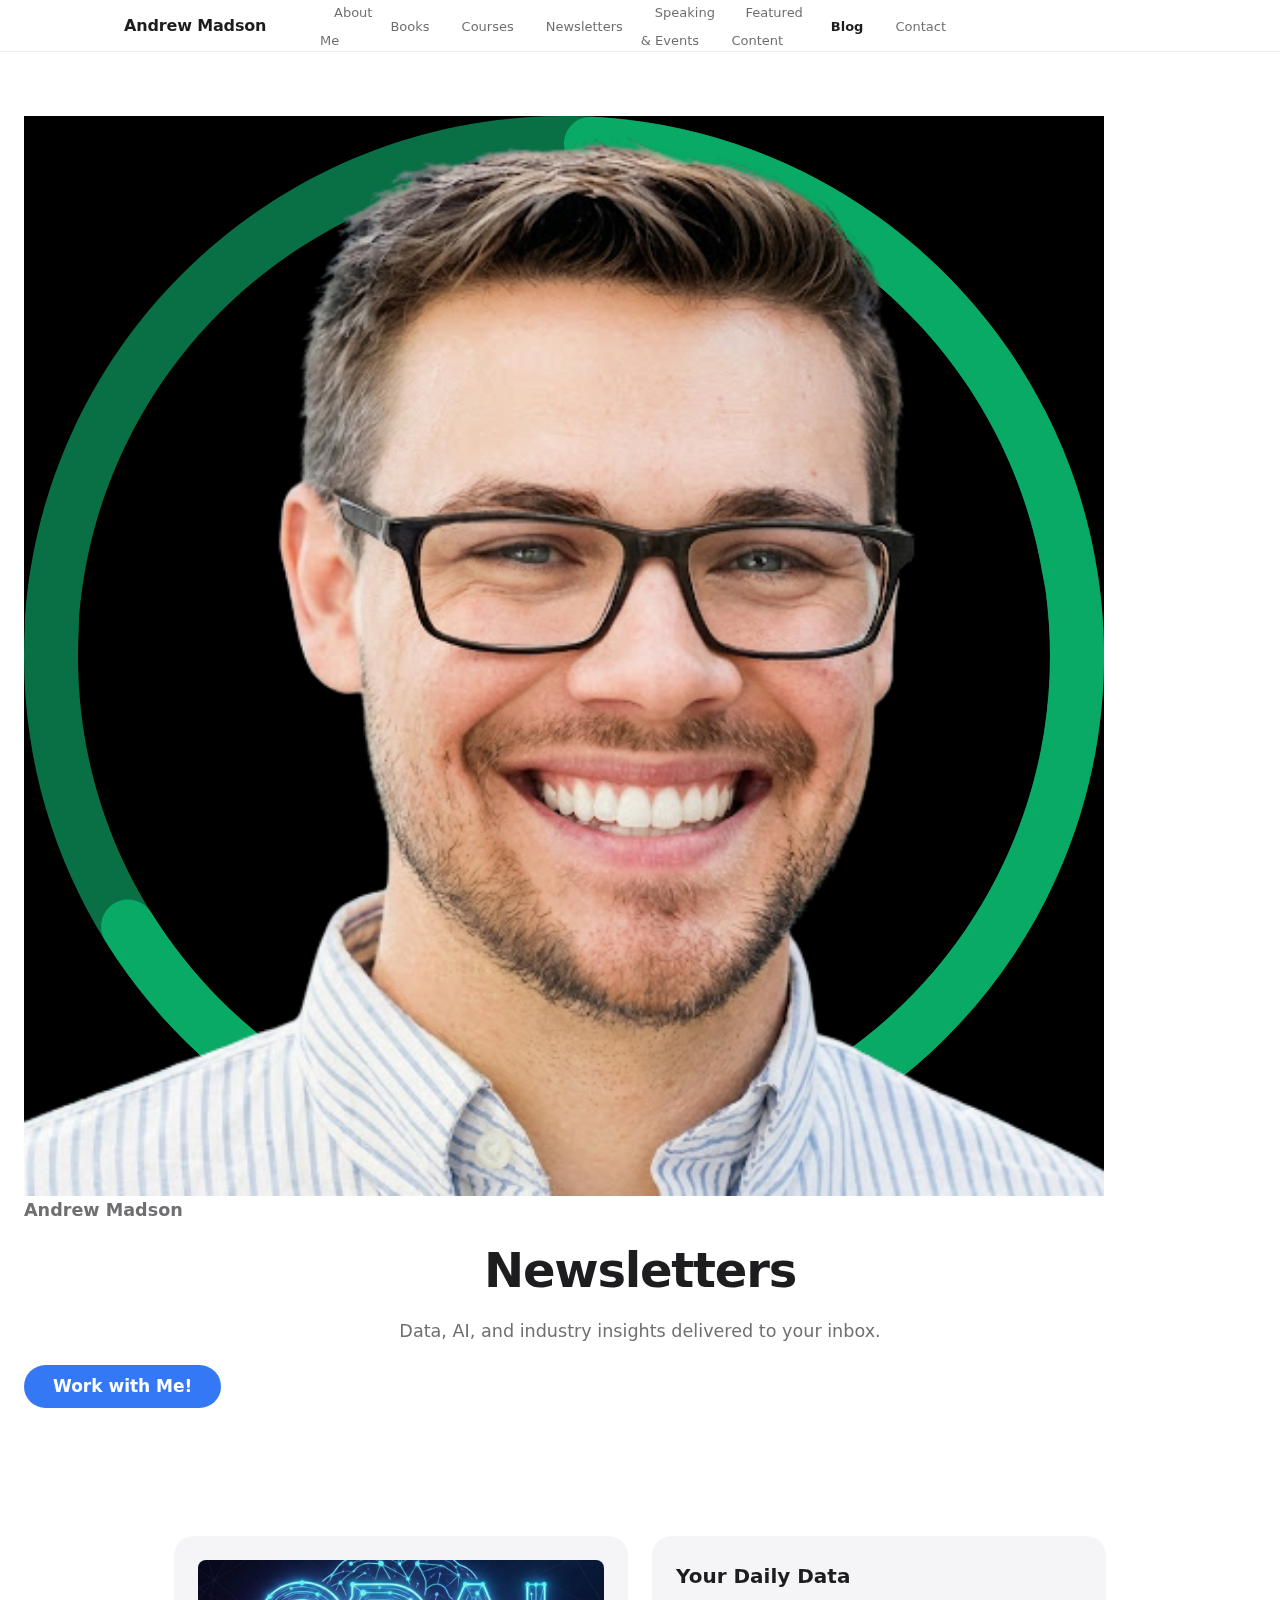
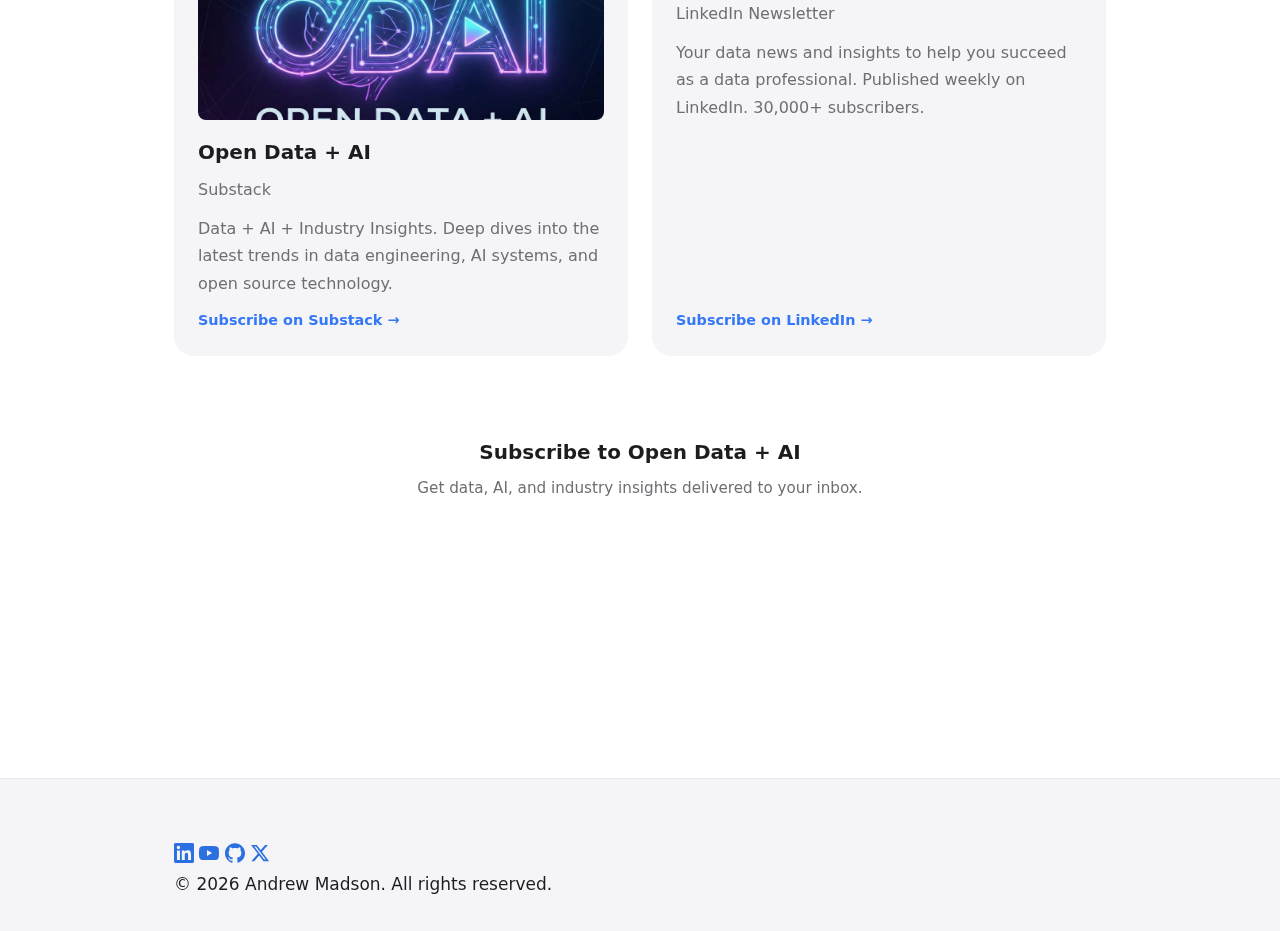
<file: newsletters.html>
<!DOCTYPE html>
<html lang="en">
<head>
    <meta charset="UTF-8">
    <meta name="viewport" content="width=device-width, initial-scale=1.0">
    <title>Newsletters | Andrew Madson</title>
    <meta name="description" content="Subscribe to Andrew Madson's newsletters — Open Data + AI on Substack and Your Daily Data on LinkedIn.">
    <link rel="preconnect" href="https://fonts.googleapis.com">
    <link rel="preconnect" href="https://fonts.gstatic.com" crossorigin>
    <link href="https://fonts.googleapis.com/css2?family=Inter:wght@400;600;700&display=swap" rel="stylesheet">
    <link rel="stylesheet" href="styles.css">
</head>
<body data-page="newsletters">
    <!-- SHARED NAV START -->
    <header id="header">
        <nav class="container">
            <a href="index.html" class="nav-logo">Andrew Madson</a>
            <button class="nav-toggle" aria-label="Toggle navigation">
                <span></span>
                <span></span>
                <span></span>
            </button>
            <ul class="nav-links">
                <li><a href="about-me.html">About Me</a></li>
                <li><a href="books.html">Books</a></li>
                <li><a href="courses.html">Courses</a></li>
                <li><a href="newsletters.html">Newsletters</a></li>
                <li><a href="speaking.html">Speaking &amp; Events</a></li>
                <li><a href="videos.html">Featured Content</a></li>
                <li><a href="blog.html">Blog</a></li>
                <li><a href="contact.html">Contact</a></li>
            </ul>
        </nav>
    </header>
    <!-- SHARED NAV END -->

    <main>
        <div class="page-header">
            <img src="images/headshot.png" alt="Andrew Madson" class="page-headshot">
            <h2 style="font-size: 1.1rem; font-weight: 600; color: var(--color-text-secondary); margin-bottom: 8px; position: relative;">Andrew Madson</h2>
            <h1>Newsletters</h1>
            <p>Data, AI, and industry insights delivered to your inbox.</p>
            <a href="https://docs.google.com/forms/d/e/1FAIpQLSdHYfOCD4GqT7gGfpkM9jqjr7KVi7chFpqvv8XWhYHjovkC3w/viewform" target="_blank" rel="noopener" class="btn btn-accent" style="margin-top: 20px;">Work with Me!</a>
        </div>

        <section>
            <div class="container">
                <div class="card-grid newsletters-grid">
                    <div class="card animate-on-scroll">
                        <img src="images/odai-logo.jpg" alt="Open Data + AI" class="card-logo">
                        <h3>Open Data + AI</h3>
                        <p class="card-meta">Substack</p>
                        <p>Data + AI + Industry Insights. Deep dives into the latest trends in data engineering, AI systems, and open source technology.</p>
                        <a href="https://substack.com/@andrewmadson" target="_blank" rel="noopener" class="card-link">Subscribe on Substack &rarr;</a>
                    </div>
                    <div class="card animate-on-scroll">
                        <h3>Your Daily Data</h3>
                        <p class="card-meta">LinkedIn Newsletter</p>
                        <p>Your data news and insights to help you succeed as a data professional. Published weekly on LinkedIn. 30,000+ subscribers.</p>
                        <a href="https://www.linkedin.com/newsletters/6941413315042566144/" target="_blank" rel="noopener" class="card-link">Subscribe on LinkedIn &rarr;</a>
                    </div>
                </div>
                <div class="subscribe-embed animate-on-scroll">
                    <h3>Subscribe to Open Data + AI</h3>
                    <p>Get data, AI, and industry insights delivered to your inbox.</p>
                    <iframe src="https://andrewmadson.substack.com/embed" width="100%" height="150" style="border:none; background:transparent;" frameborder="0" scrolling="no"></iframe>
                </div>
            </div>
        </section>
    </main>

    <!-- SHARED FOOTER START -->
    <footer>
        <div class="container">
            <div class="footer-social">
                <a href="https://www.linkedin.com/in/andrew-madson/" target="_blank" rel="noopener" aria-label="LinkedIn"><svg viewBox="0 0 24 24" width="20" height="20" fill="currentColor"><path d="M20.447 20.452h-3.554v-5.569c0-1.328-.027-3.037-1.852-3.037-1.853 0-2.136 1.445-2.136 2.939v5.667H9.351V9h3.414v1.561h.046c.477-.9 1.637-1.85 3.37-1.85 3.601 0 4.267 2.37 4.267 5.455v6.286zM5.337 7.433a2.062 2.062 0 01-2.063-2.065 2.064 2.064 0 112.063 2.065zm1.782 13.019H3.555V9h3.564v11.452zM22.225 0H1.771C.792 0 0 .774 0 1.729v20.542C0 23.227.792 24 1.771 24h20.451C23.2 24 24 23.227 24 22.271V1.729C24 .774 23.2 0 22.222 0h.003z"/></svg></a>
                <a href="https://www.youtube.com/@andrew-madson" target="_blank" rel="noopener" aria-label="YouTube"><svg viewBox="0 0 24 24" width="20" height="20" fill="currentColor"><path d="M23.498 6.186a3.016 3.016 0 00-2.122-2.136C19.505 3.545 12 3.545 12 3.545s-7.505 0-9.377.505A3.017 3.017 0 00.502 6.186C0 8.07 0 12 0 12s0 3.93.502 5.814a3.016 3.016 0 002.122 2.136c1.871.505 9.376.505 9.376.505s7.505 0 9.377-.505a3.015 3.015 0 002.122-2.136C24 15.93 24 12 24 12s0-3.93-.502-5.814zM9.545 15.568V8.432L15.818 12l-6.273 3.568z"/></svg></a>
                <a href="https://github.com/andymadson" target="_blank" rel="noopener" aria-label="GitHub"><svg viewBox="0 0 24 24" width="20" height="20" fill="currentColor"><path d="M12 .297c-6.63 0-12 5.373-12 12 0 5.303 3.438 9.8 8.205 11.385.6.113.82-.258.82-.577 0-.285-.01-1.04-.015-2.04-3.338.724-4.042-1.61-4.042-1.61C4.422 18.07 3.633 17.7 3.633 17.7c-1.087-.744.084-.729.084-.729 1.205.084 1.838 1.236 1.838 1.236 1.07 1.835 2.809 1.305 3.495.998.108-.776.417-1.305.76-1.605-2.665-.3-5.466-1.332-5.466-5.93 0-1.31.465-2.38 1.235-3.22-.135-.303-.54-1.523.105-3.176 0 0 1.005-.322 3.3 1.23.96-.267 1.98-.399 3-.405 1.02.006 2.04.138 3 .405 2.28-1.552 3.285-1.23 3.285-1.23.645 1.653.24 2.873.12 3.176.765.84 1.23 1.91 1.23 3.22 0 4.61-2.805 5.625-5.475 5.92.42.36.81 1.096.81 2.22 0 1.606-.015 2.896-.015 3.286 0 .315.21.69.825.57C20.565 22.092 24 17.592 24 12.297c0-6.627-5.373-12-12-12"/></svg></a>
                <a href="https://x.com/andrewmadson11" target="_blank" rel="noopener" aria-label="X / Twitter"><svg viewBox="0 0 24 24" width="20" height="20" fill="currentColor"><path d="M18.244 2.25h3.308l-7.227 8.26 8.502 11.24H16.17l-5.214-6.817L4.99 21.75H1.68l7.73-8.835L1.254 2.25H8.08l4.713 6.231zm-1.161 17.52h1.833L7.084 4.126H5.117z"/></svg></a>
            </div>
            <p>&copy; 2026 Andrew Madson. All rights reserved.</p>
        </div>
    </footer>
    <!-- SHARED FOOTER END -->

    <script src="script.js"></script>
</body>
</html>
</file>
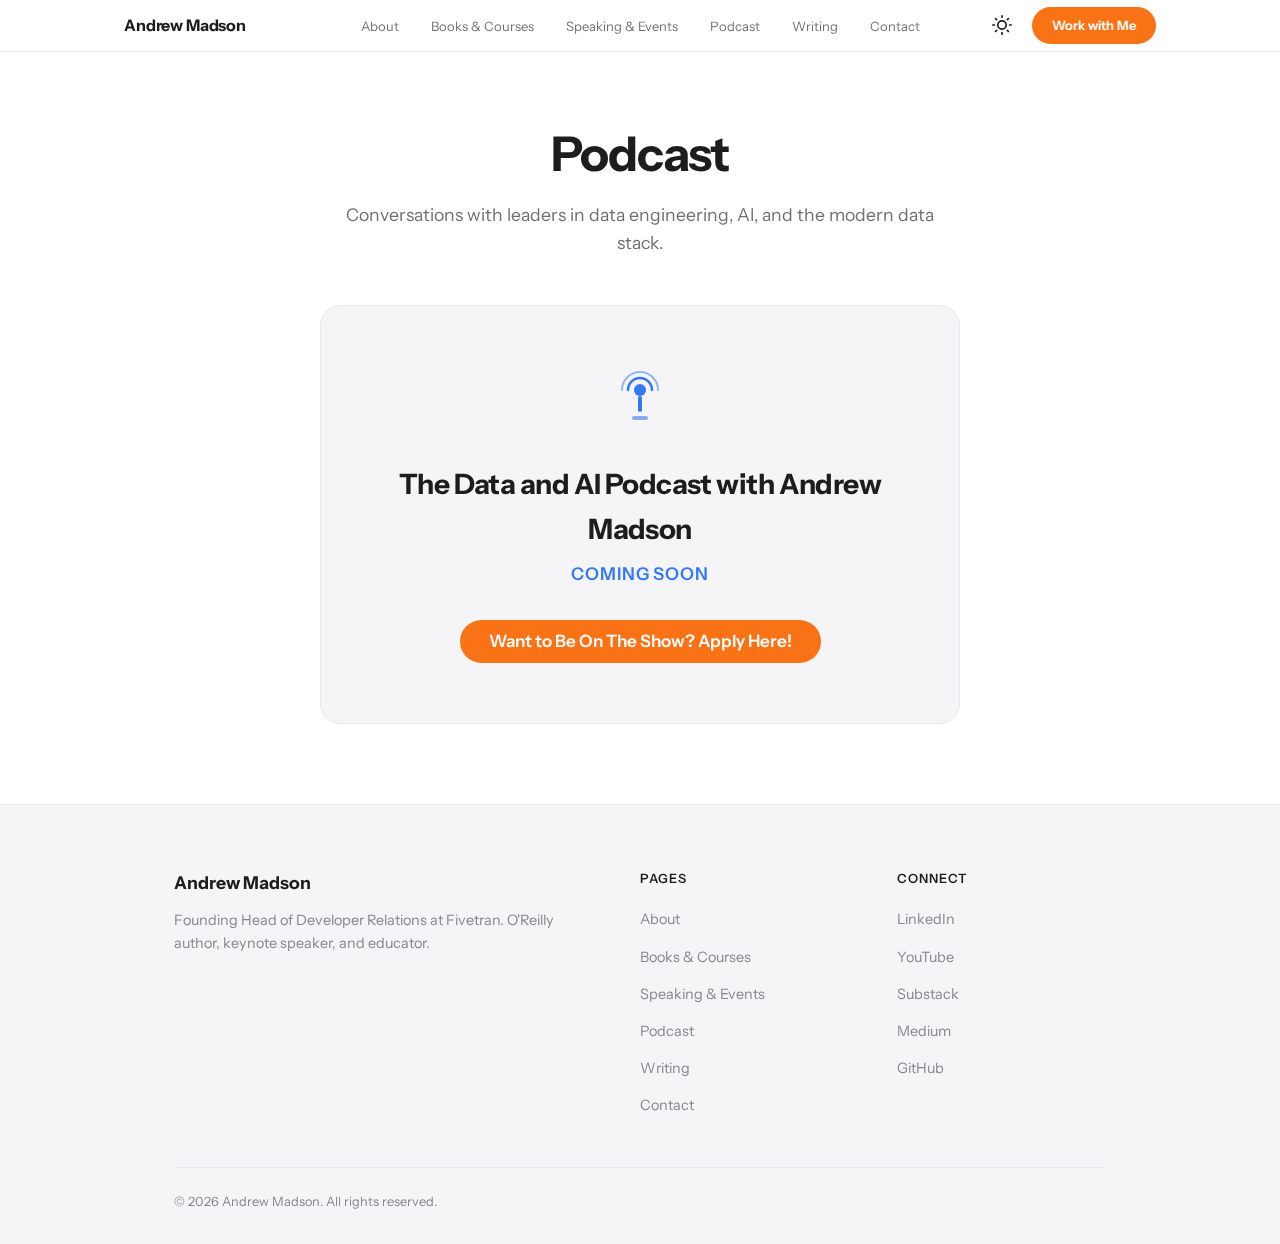
<file: podcast.html>
<!DOCTYPE html>
<html lang="en">
<head>
    <meta charset="UTF-8">
    <meta name="viewport" content="width=device-width, initial-scale=1.0">
    <title>Podcast | Andrew Madson</title>
    <meta name="description" content="The Data and AI Podcast with Andrew Madson — coming soon. Apply to be a guest on the show.">
    <link rel="preconnect" href="https://fonts.googleapis.com">
    <link rel="preconnect" href="https://fonts.gstatic.com" crossorigin>
    <link href="https://fonts.googleapis.com/css2?family=Instrument+Sans:wght@400;500;600;700&family=JetBrains+Mono:wght@400;500&display=swap" rel="stylesheet">
    <link rel="stylesheet" href="styles.css">
</head>
<body data-page="podcast">
    <!-- SHARED NAV START -->
    <header id="header">
        <nav class="container">
            <a href="index.html" class="nav-logo">Andrew Madson</a>
            <button class="nav-toggle" aria-label="Toggle navigation">
                <span></span>
                <span></span>
                <span></span>
            </button>
            <ul class="nav-links">
                <li><a href="about-me.html">About</a></li>
                <li><a href="books.html">Books &amp; Courses</a></li>
                <li><a href="speaking.html">Speaking &amp; Events</a></li>
                <li><a href="podcast.html">Podcast</a></li>
                <li><a href="blog.html">Writing</a></li>
                <li><a href="contact.html">Contact</a></li>
            </ul>
            <div class="nav-actions">
                <button id="theme-toggle" class="theme-toggle" aria-label="Toggle Dark Mode">
                    <svg class="sun-icon" xmlns="http://www.w3.org/2000/svg" width="20" height="20" viewBox="0 0 24 24" fill="none" stroke="currentColor" stroke-width="2" stroke-linecap="round" stroke-linejoin="round"><circle cx="12" cy="12" r="5"></circle><line x1="12" y1="1" x2="12" y2="3"></line><line x1="12" y1="21" x2="12" y2="23"></line><line x1="4.22" y1="4.22" x2="5.64" y2="5.64"></line><line x1="18.36" y1="18.36" x2="19.78" y2="19.78"></line><line x1="1" y1="12" x2="3" y2="12"></line><line x1="21" y1="12" x2="23" y2="12"></line><line x1="4.22" y1="19.78" x2="5.64" y2="18.36"></line><line x1="18.36" y1="5.64" x2="19.78" y2="4.22"></line></svg>
                    <svg class="moon-icon" xmlns="http://www.w3.org/2000/svg" width="20" height="20" viewBox="0 0 24 24" fill="none" stroke="currentColor" stroke-width="2" stroke-linecap="round" stroke-linejoin="round"><path d="M21 12.79A9 9 0 1 1 11.21 3 7 7 0 0 0 21 12.79z"></path></svg>
                </button>
                <a href="https://docs.google.com/forms/d/e/1FAIpQLSdHYfOCD4GqT7gGfpkM9jqjr7KVi7chFpqvv8XWhYHjovkC3w/viewform" target="_blank" rel="noopener" class="nav-cta">Work with Me</a>
            </div>
        </nav>
    </header>
    <!-- SHARED NAV END -->

    <main>
        <div class="page-header">
            <div class="container">
                <h1>Podcast</h1>
                <p>Conversations with leaders in data engineering, AI, and the modern data stack.</p>
            </div>
        </div>

        <section class="podcast-banner-section">
            <div class="container">
                <div class="podcast-banner">
                    <div class="podcast-banner-icon">
                        <svg viewBox="0 0 64 64" width="64" height="64" fill="none" xmlns="http://www.w3.org/2000/svg">
                            <circle cx="32" cy="24" r="6" fill="var(--color-accent)"/>
                            <path d="M20 24a12 12 0 0 1 24 0" stroke="var(--color-accent)" stroke-width="2.5" fill="none" stroke-linecap="round"/>
                            <path d="M14 24a18 18 0 0 1 36 0" stroke="var(--color-accent)" stroke-width="2" fill="none" stroke-linecap="round" opacity="0.5"/>
                            <rect x="30" y="30" width="4" height="16" rx="2" fill="var(--color-accent)"/>
                            <rect x="24" y="50" width="16" height="4" rx="2" fill="var(--color-accent)" opacity="0.6"/>
                        </svg>
                    </div>
                    <h2 class="podcast-banner-title">The Data and AI Podcast with Andrew Madson</h2>
                    <p class="podcast-banner-subtitle">Coming Soon</p>
                    <a href="https://forms.gle/drCg4rFTQaSMTfQn9" target="_blank" rel="noopener" class="btn btn-orange">Want to Be On The Show? Apply Here!</a>
                </div>
            </div>
        </section>
    </main>

    <!-- SHARED FOOTER START -->
    <footer>
        <div class="container">
            <div class="footer-grid">
                <div class="footer-brand">
                    <a href="index.html" class="footer-logo">Andrew Madson</a>
                    <p>Founding Head of Developer Relations at Fivetran. O'Reilly author, keynote speaker, and educator.</p>
                </div>
                <div class="footer-links">
                    <h4>Pages</h4>
                    <ul>
                        <li><a href="about-me.html">About</a></li>
                        <li><a href="books.html">Books &amp; Courses</a></li>
                        <li><a href="speaking.html">Speaking &amp; Events</a></li>
                        <li><a href="podcast.html">Podcast</a></li>
                        <li><a href="blog.html">Writing</a></li>
                        <li><a href="contact.html">Contact</a></li>
                    </ul>
                </div>
                <div class="footer-links">
                    <h4>Connect</h4>
                    <ul>
                        <li><a href="https://www.linkedin.com/in/andrew-madson/" target="_blank" rel="noopener">LinkedIn</a></li>
                        <li><a href="https://www.youtube.com/@andrew-madson" target="_blank" rel="noopener">YouTube</a></li>
                        <li><a href="https://substack.com/@andrewmadson" target="_blank" rel="noopener">Substack</a></li>
                        <li><a href="https://medium.com/@andymadson" target="_blank" rel="noopener">Medium</a></li>
                        <li><a href="https://github.com/andymadson" target="_blank" rel="noopener">GitHub</a></li>
                    </ul>
                </div>
            </div>
            <div class="footer-bottom">
                <p>&copy; 2026 Andrew Madson. All rights reserved.</p>
            </div>
        </div>
    </footer>
    <!-- SHARED FOOTER END -->

    <script src="script.js"></script>
</body>
</html>
</file>
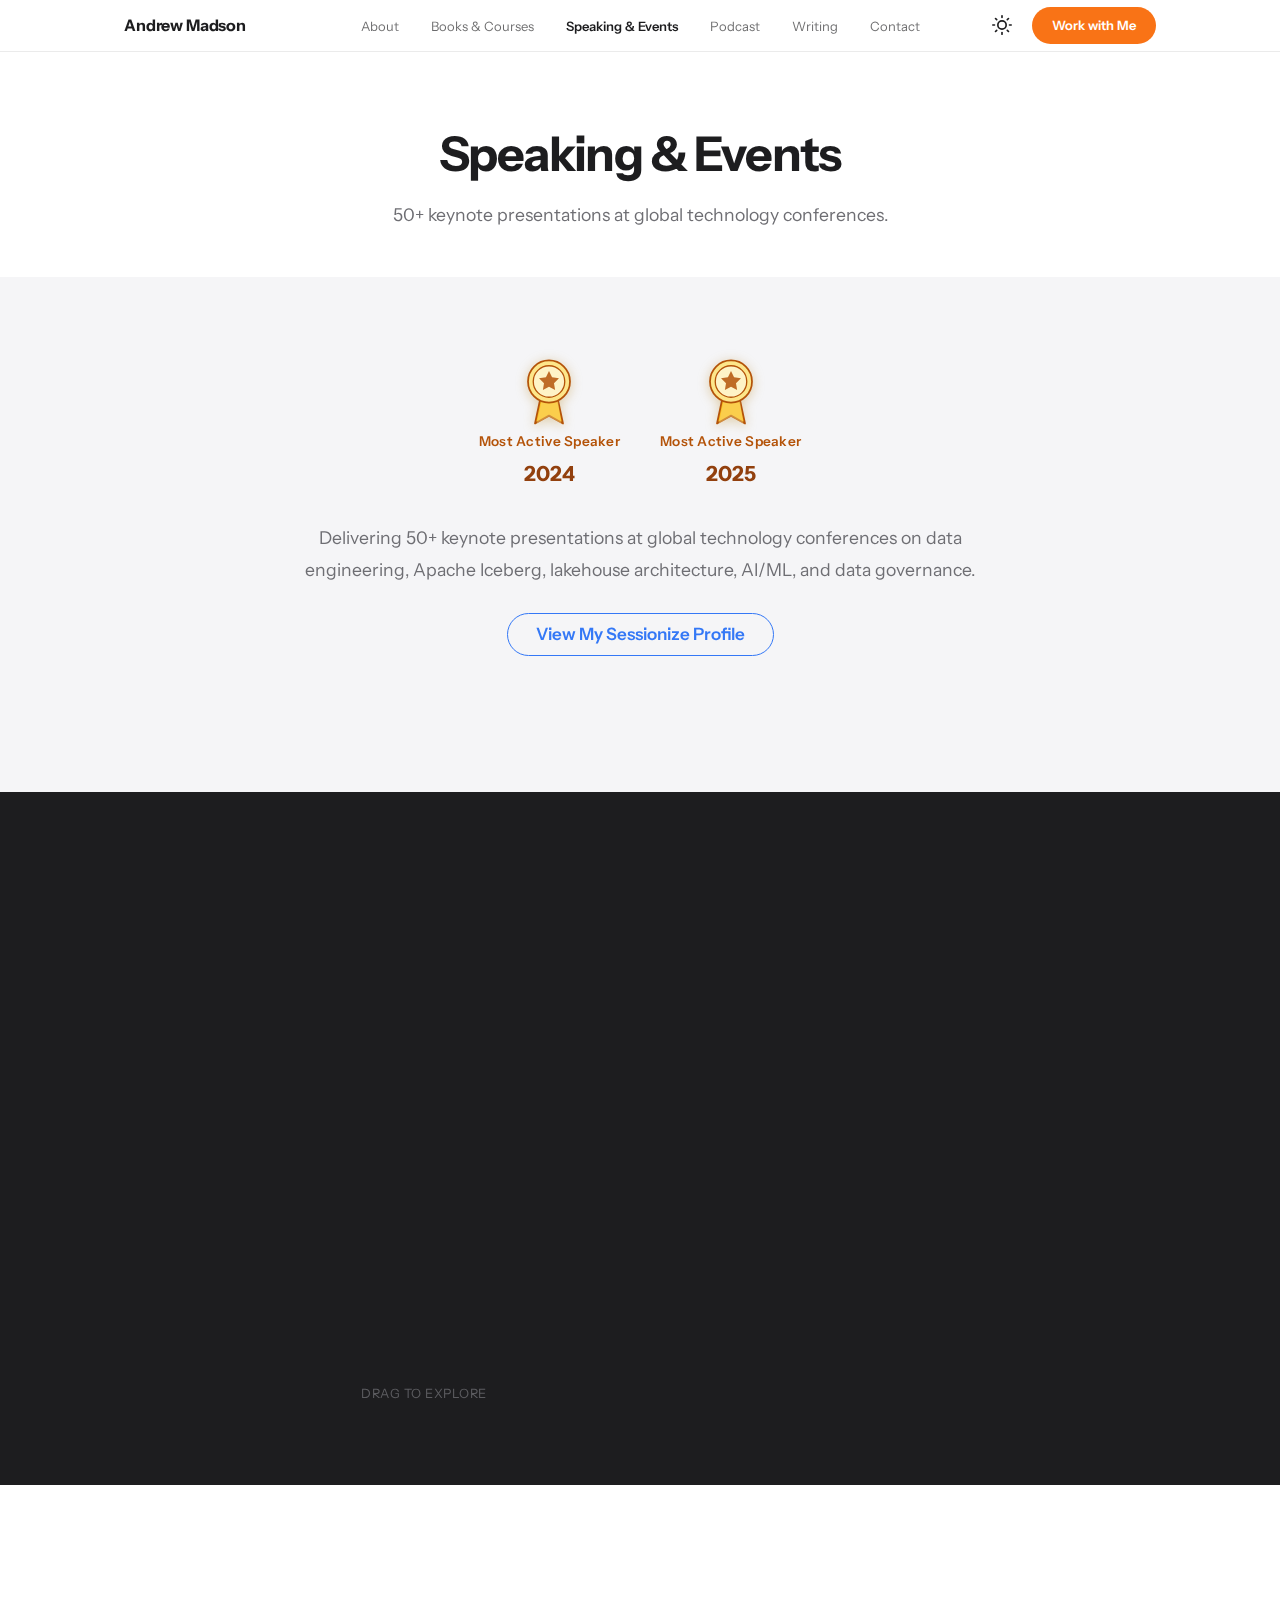
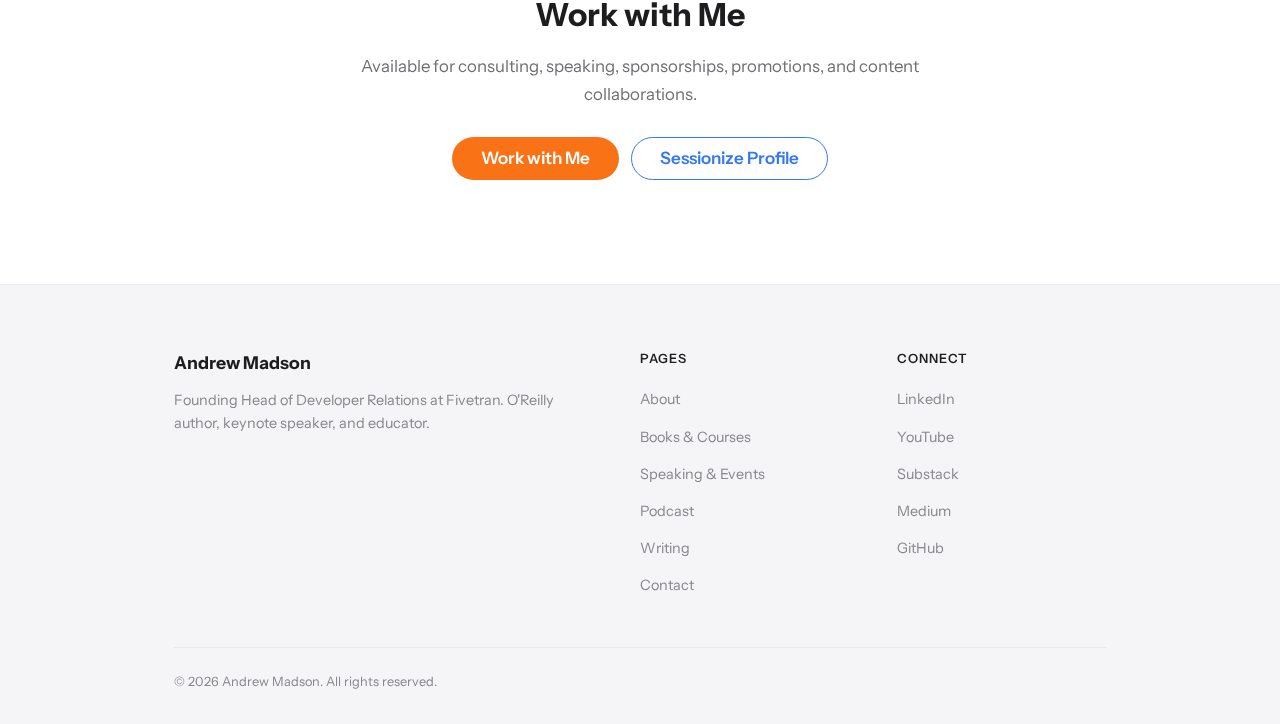
<file: speaking.html>
<!DOCTYPE html>
<html lang="en">

<head>
  <meta charset="UTF-8">
  <meta name="viewport" content="width=device-width, initial-scale=1.0">
  <title>Speaking &amp; Events | Andrew Madson</title>
  <meta name="description" content="Andrew Madson's speaking engagements, keynote presentations, and upcoming events.">
  <link rel="preconnect" href="https://fonts.googleapis.com">
  <link rel="preconnect" href="https://fonts.gstatic.com" crossorigin>
  <link
    href="https://fonts.googleapis.com/css2?family=Instrument+Sans:wght@400;500;600;700&family=JetBrains+Mono:wght@400;500&display=swap"
    rel="stylesheet">
  <link rel="stylesheet" href="styles.css">
</head>

<body data-page="speaking">
  <!-- SHARED NAV START -->
  <header id="header">
    <nav class="container">
      <a href="index.html" class="nav-logo">Andrew Madson</a>
      <button class="nav-toggle" aria-label="Toggle navigation">
        <span></span>
        <span></span>
        <span></span>
      </button>
      <ul class="nav-links">
        <li><a href="about-me.html">About</a></li>
        <li><a href="books.html">Books &amp; Courses</a></li>
        <li><a href="speaking.html">Speaking &amp; Events</a></li>
        <li><a href="podcast.html">Podcast</a></li>
        <li><a href="blog.html">Writing</a></li>
        <li><a href="contact.html">Contact</a></li>
      </ul>
      <div class="nav-actions">
        <button id="theme-toggle" class="theme-toggle" aria-label="Toggle Dark Mode">
          <svg class="sun-icon" xmlns="http://www.w3.org/2000/svg" width="20" height="20" viewBox="0 0 24 24"
            fill="none" stroke="currentColor" stroke-width="2" stroke-linecap="round" stroke-linejoin="round">
            <circle cx="12" cy="12" r="5"></circle>
            <line x1="12" y1="1" x2="12" y2="3"></line>
            <line x1="12" y1="21" x2="12" y2="23"></line>
            <line x1="4.22" y1="4.22" x2="5.64" y2="5.64"></line>
            <line x1="18.36" y1="18.36" x2="19.78" y2="19.78"></line>
            <line x1="1" y1="12" x2="3" y2="12"></line>
            <line x1="21" y1="12" x2="23" y2="12"></line>
            <line x1="4.22" y1="19.78" x2="5.64" y2="18.36"></line>
            <line x1="18.36" y1="5.64" x2="19.78" y2="4.22"></line>
          </svg>
          <svg class="moon-icon" xmlns="http://www.w3.org/2000/svg" width="20" height="20" viewBox="0 0 24 24"
            fill="none" stroke="currentColor" stroke-width="2" stroke-linecap="round" stroke-linejoin="round">
            <path d="M21 12.79A9 9 0 1 1 11.21 3 7 7 0 0 0 21 12.79z"></path>
          </svg>
        </button>
        <a href="https://docs.google.com/forms/d/e/1FAIpQLSdHYfOCD4GqT7gGfpkM9jqjr7KVi7chFpqvv8XWhYHjovkC3w/viewform"
          target="_blank" rel="noopener" class="nav-cta">Work with Me</a>
      </div>
    </nav>
  </header>
  <!-- SHARED NAV END -->

  <main>
    <div class="page-header">
      <div class="container">
        <h1>Speaking &amp; Events</h1>
        <p>50+ keynote presentations at global technology conferences.</p>
      </div>
    </div>

    <section class="section-light">
      <div class="container">
        <div class="speaking-intro">
          <div class="speaking-awards">
            <div class="award">
              <svg class="award-icon" viewBox="0 0 64 80" fill="none" xmlns="http://www.w3.org/2000/svg">
                <path d="M22 48L16 76l16-9 16 9-6-28" fill="#FBBF24" stroke="#B45309" stroke-width="2"
                  stroke-linejoin="round" />
                <path d="M24 48L18 76l14-8 14 8-4-28" fill="#FDE68A" opacity="0.4" />
                <circle cx="32" cy="28" r="24" fill="url(#aw1-outer)" stroke="#B45309" stroke-width="2" />
                <circle cx="32" cy="28" r="18" fill="url(#aw1-inner)" stroke="#B45309" stroke-width="1.5" />
                <path d="M32 16l3.5 7.2 7.9 1.1-5.7 5.6 1.3 7.9L32 33.9l-7 3.9 1.3-7.9-5.7-5.6 7.9-1.1L32 16z"
                  fill="#B45309" opacity="0.85" />
                <defs>
                  <linearGradient id="aw1-outer" x1="8" y1="4" x2="56" y2="52">
                    <stop stop-color="#FDE68A" />
                    <stop offset="1" stop-color="#F59E0B" />
                  </linearGradient>
                  <linearGradient id="aw1-inner" x1="14" y1="10" x2="50" y2="46">
                    <stop stop-color="#FEF3C7" />
                    <stop offset="1" stop-color="#FBBF24" />
                  </linearGradient>
                </defs>
              </svg>
              <span class="award-label">Most Active Speaker</span>
              <span class="award-year">2024</span>
            </div>
            <div class="award">
              <svg class="award-icon" viewBox="0 0 64 80" fill="none" xmlns="http://www.w3.org/2000/svg">
                <path d="M22 48L16 76l16-9 16 9-6-28" fill="#FBBF24" stroke="#B45309" stroke-width="2"
                  stroke-linejoin="round" />
                <path d="M24 48L18 76l14-8 14 8-4-28" fill="#FDE68A" opacity="0.4" />
                <circle cx="32" cy="28" r="24" fill="url(#aw2-outer)" stroke="#B45309" stroke-width="2" />
                <circle cx="32" cy="28" r="18" fill="url(#aw2-inner)" stroke="#B45309" stroke-width="1.5" />
                <path d="M32 16l3.5 7.2 7.9 1.1-5.7 5.6 1.3 7.9L32 33.9l-7 3.9 1.3-7.9-5.7-5.6 7.9-1.1L32 16z"
                  fill="#B45309" opacity="0.85" />
                <defs>
                  <linearGradient id="aw2-outer" x1="8" y1="4" x2="56" y2="52">
                    <stop stop-color="#FDE68A" />
                    <stop offset="1" stop-color="#F59E0B" />
                  </linearGradient>
                  <linearGradient id="aw2-inner" x1="14" y1="10" x2="50" y2="46">
                    <stop stop-color="#FEF3C7" />
                    <stop offset="1" stop-color="#FBBF24" />
                  </linearGradient>
                </defs>
              </svg>
              <span class="award-label">Most Active Speaker</span>
              <span class="award-year">2025</span>
            </div>
          </div>
          <p class="speaking-desc">Delivering 50+ keynote presentations at global technology conferences on data
            engineering, Apache Iceberg, lakehouse architecture, AI/ML, and data governance.</p>
          <div class="speaking-cta">
            <a href="https://sessionize.com/andrew-madson/" target="_blank" rel="noopener" class="btn btn-outline">View
              My Sessionize Profile</a>
          </div>
        </div>
      </div>
    </section>

    <section id="speaking">
      <div class="container">
        <div class="events-layout">
          <div class="events-globe-panel">
            <canvas id="events-globe" width="500" height="500"></canvas>
            <p class="globe-label">Drag to explore</p>
          </div>
          <div class="events-list-panel">
            <div class="events-timeline" id="events-timeline">
              <!-- Populated by JS -->
            </div>
            <p class="events-empty" id="events-empty" style="display:none;">No upcoming events scheduled. Check back
              soon.</p>
          </div>
        </div>
      </div>
    </section>

    <script type="module">
      import createGlobe from 'https://esm.sh/cobe@0.6.3';
      import { EVENTS, getCoords, formatDate, isPast } from './data-events.js';

      // Sort newest first for display
      const sorted = EVENTS.sort((a, b) => new Date(b.date) - new Date(a.date));
      const upcoming = sorted.filter(e => !isPast(e));
      const past = sorted.filter(e => isPast(e));
      const displayEvents = [...upcoming, ...past];

      const canvas = document.getElementById('events-globe');
      if (canvas) {
        let currentPhi = 0;
        let currentTheta = 0.3;
        let currentFocus = null;
        let pointerInteracting = false;
        let pointerInteractionMovement = 0;
        let dragStartPhi = 0;
        let dragStartTheta = 0;
        let dragStartX = 0;
        let dragStartY = 0;

        // Drag-to-rotate handlers
        canvas.addEventListener('pointerdown', (e) => {
          pointerInteracting = true;
          currentFocus = null;
          dragStartX = e.clientX;
          dragStartY = e.clientY;
          dragStartPhi = currentPhi;
          dragStartTheta = currentTheta;
          canvas.style.cursor = 'grabbing';
        });

        window.addEventListener('pointerup', () => {
          pointerInteracting = false;
          canvas.style.cursor = 'grab';
        });

        window.addEventListener('pointermove', (e) => {
          if (!pointerInteracting) return;
          const dx = e.clientX - dragStartX;
          const dy = e.clientY - dragStartY;
          currentPhi = dragStartPhi - dy * 0.005;
          currentTheta = dragStartTheta + dx * 0.005;
        });

        // Prevent scroll-jacking on touch devices
        canvas.addEventListener('touchmove', (e) => { e.preventDefault(); }, { passive: false });

        function latLngToSpherical(lat, lng) {
          return {
            phi: (90 - lat) * (Math.PI / 180),
            theta: (lng + 180) * (Math.PI / 180),
          };
        }

        const markers = sorted.map(e => {
          const [lat, lng] = getCoords(e);
          return { location: [lat, lng], size: isPast(e) ? 0.04 : 0.07 };
        });

        try {
          createGlobe(canvas, {
            devicePixelRatio: Math.min(window.devicePixelRatio, 2),
            width: 500 * Math.min(window.devicePixelRatio, 2),
            height: 500 * Math.min(window.devicePixelRatio, 2),
            phi: 0,
            theta: 0.3,
            dark: 1,
            diffuse: 1.2,
            mapSamples: 16000,
            mapBrightness: 6,
            baseColor: [0.07, 0.09, 0.15],
            markerColor: [0.23, 0.51, 0.96],
            glowColor: [0.15, 0.35, 0.70],
            markers,
            onRender(state) {
              if (currentFocus) {
                currentPhi += (currentFocus.phi - currentPhi) * 0.05;
                currentTheta += (currentFocus.theta - currentTheta) * 0.05;
              } else if (!pointerInteracting) {
                currentPhi += 0.003;
              }
              state.phi = currentPhi;
              state.theta = currentTheta;
              state.width = canvas.offsetWidth * Math.min(window.devicePixelRatio, 2);
              state.height = canvas.offsetHeight * Math.min(window.devicePixelRatio, 2);
            },
          });
        } catch (e) {
          canvas.style.display = 'none';
        }

        const container = document.getElementById('events-timeline');
        const emptyMsg = document.getElementById('events-empty');

        if (displayEvents.length === 0) {
          emptyMsg.style.display = 'block';
        } else {
          displayEvents.forEach((event, i) => {
            const item = document.createElement('div');
            item.className = 'events-item';
            item.dataset.index = i;

            const eventIsPast = isPast(event);
            const roleMap = { 'Keynote Speaker': 'role-keynote', 'Sponsor': 'role-sponsor', 'Attendee': 'role-attendee' };
            const roleClass = roleMap[event.role] || 'role-speaker';
            const statusBadge = eventIsPast ? '<span class="events-status-past">Past</span>' : '';
            const dateStr = formatDate(event.date, event.endDate);
            item.innerHTML = `
                <div class="events-dot"></div>
                <div class="events-content">
                  <div class="events-header">
                    <span class="events-role ${roleClass}">${event.role}</span>
                    ${statusBadge}
                  </div>
                  <h3 class="events-name">${event.name}</h3>
                  <p class="events-meta">
                    <span class="events-date">${dateStr}</span>
                    <span class="events-separator">&bull;</span>
                    <span class="events-city">${event.city}</span>
                  </p>
                </div>
              `;

            item.addEventListener('click', () => {
              document.querySelectorAll('.events-item').forEach(el => el.classList.remove('active'));
              item.classList.add('active');
              const [lat, lng] = getCoords(event);
              currentFocus = latLngToSpherical(lat, lng);
            });

            container.appendChild(item);
          });

        }
      }
    </script>

    <section class="about-cta-section">
      <div class="container">
        <div class="about-cta">
          <h2>Work with Me</h2>
          <p>Available for consulting, speaking, sponsorships, promotions, and content collaborations.</p>
          <div class="about-cta-actions">
            <a href="https://docs.google.com/forms/d/e/1FAIpQLSdHYfOCD4GqT7gGfpkM9jqjr7KVi7chFpqvv8XWhYHjovkC3w/viewform"
              target="_blank" rel="noopener" class="btn btn-orange">Work with Me</a>
            <a href="https://sessionize.com/andrew-madson/" target="_blank" rel="noopener"
              class="btn btn-outline">Sessionize Profile</a>
          </div>
        </div>
      </div>
    </section>
  </main>

  <!-- SHARED FOOTER START -->
  <footer>
    <div class="container">
      <div class="footer-grid">
        <div class="footer-brand">
          <a href="index.html" class="footer-logo">Andrew Madson</a>
          <p>Founding Head of Developer Relations at Fivetran. O'Reilly author, keynote speaker, and educator.</p>
        </div>
        <div class="footer-links">
          <h4>Pages</h4>
          <ul>
            <li><a href="about-me.html">About</a></li>
            <li><a href="books.html">Books &amp; Courses</a></li>
            <li><a href="speaking.html">Speaking &amp; Events</a></li>
            <li><a href="podcast.html">Podcast</a></li>
            <li><a href="blog.html">Writing</a></li>
            <li><a href="contact.html">Contact</a></li>
          </ul>
        </div>
        <div class="footer-links">
          <h4>Connect</h4>
          <ul>
            <li><a href="https://www.linkedin.com/in/andrew-madson/" target="_blank" rel="noopener">LinkedIn</a></li>
            <li><a href="https://www.youtube.com/@andrew-madson" target="_blank" rel="noopener">YouTube</a></li>
            <li><a href="https://substack.com/@andrewmadson" target="_blank" rel="noopener">Substack</a></li>
            <li><a href="https://medium.com/@andymadson" target="_blank" rel="noopener">Medium</a></li>
            <li><a href="https://github.com/andymadson" target="_blank" rel="noopener">GitHub</a></li>
          </ul>
        </div>
      </div>
      <div class="footer-bottom">
        <p>&copy; 2026 Andrew Madson. All rights reserved.</p>
      </div>
    </div>
  </footer>
  <!-- SHARED FOOTER END -->

  <script src="script.js"></script>
</body>

</html>
</file>
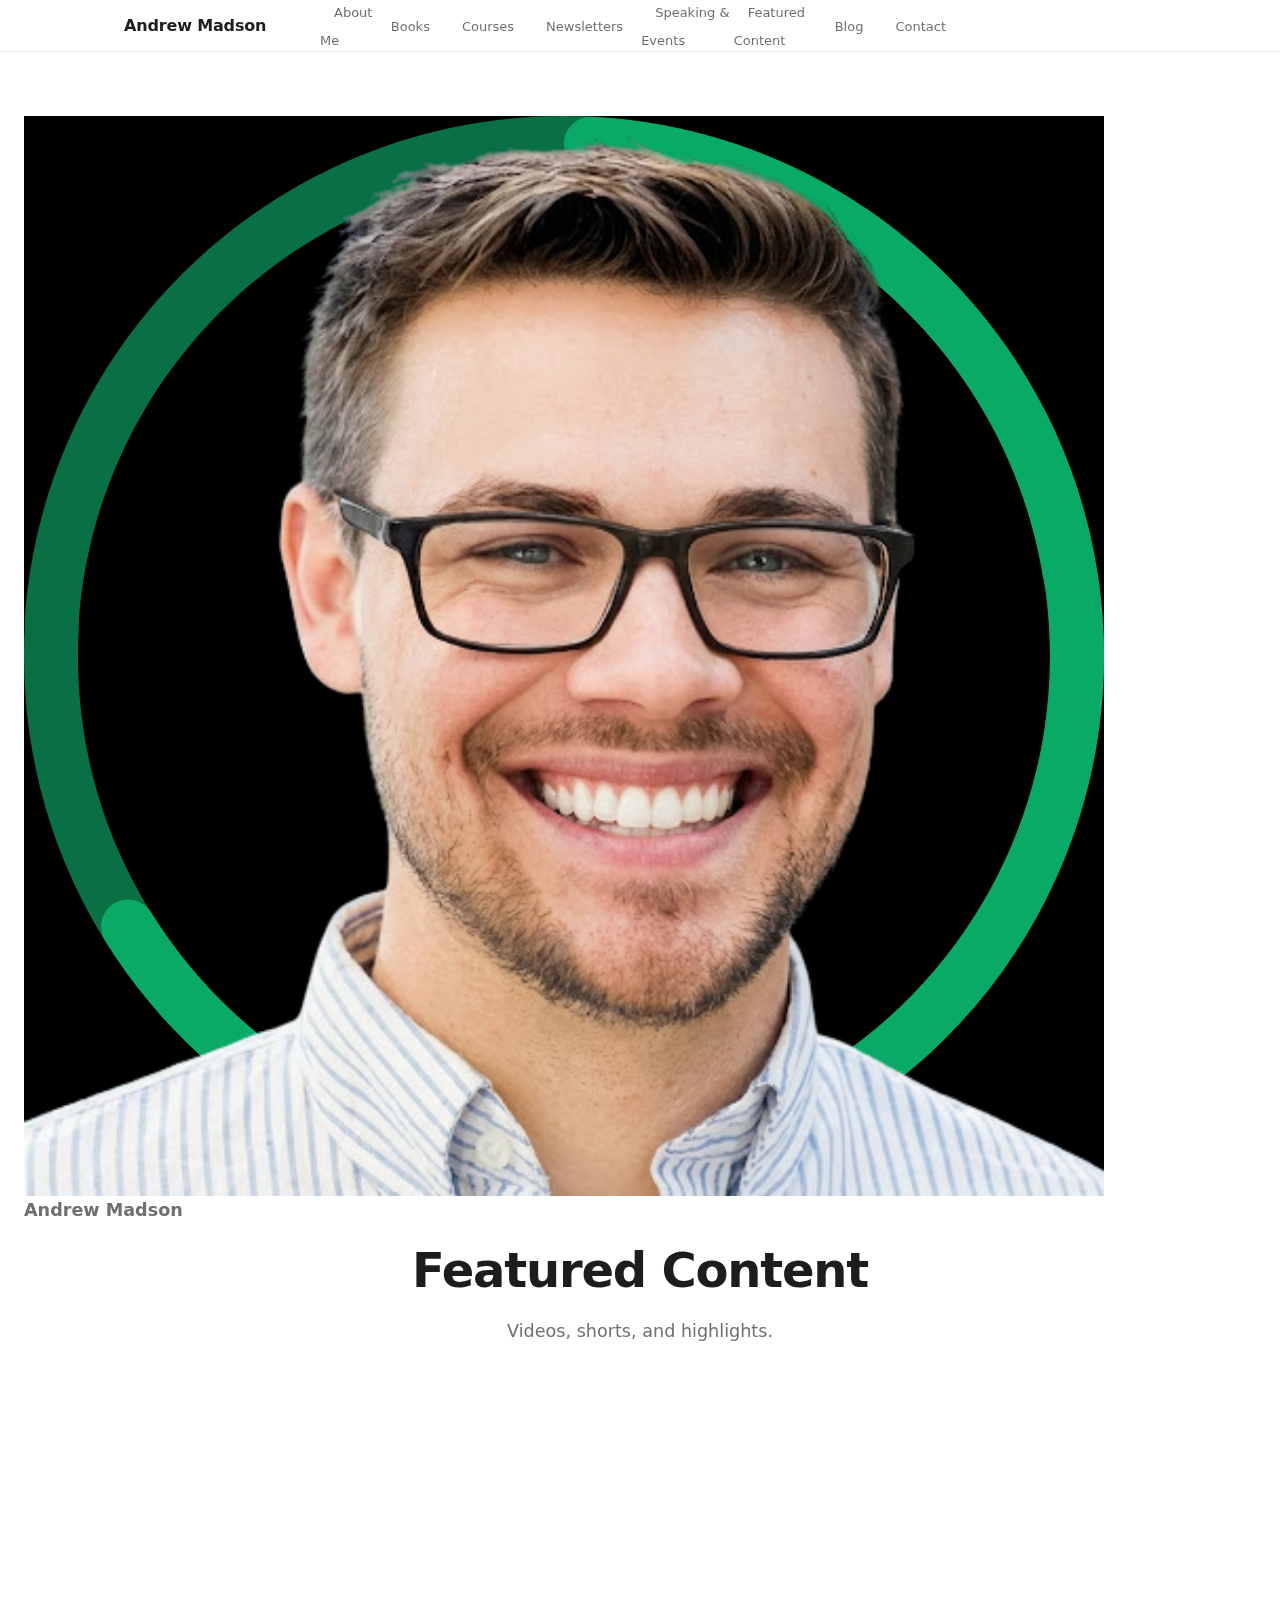
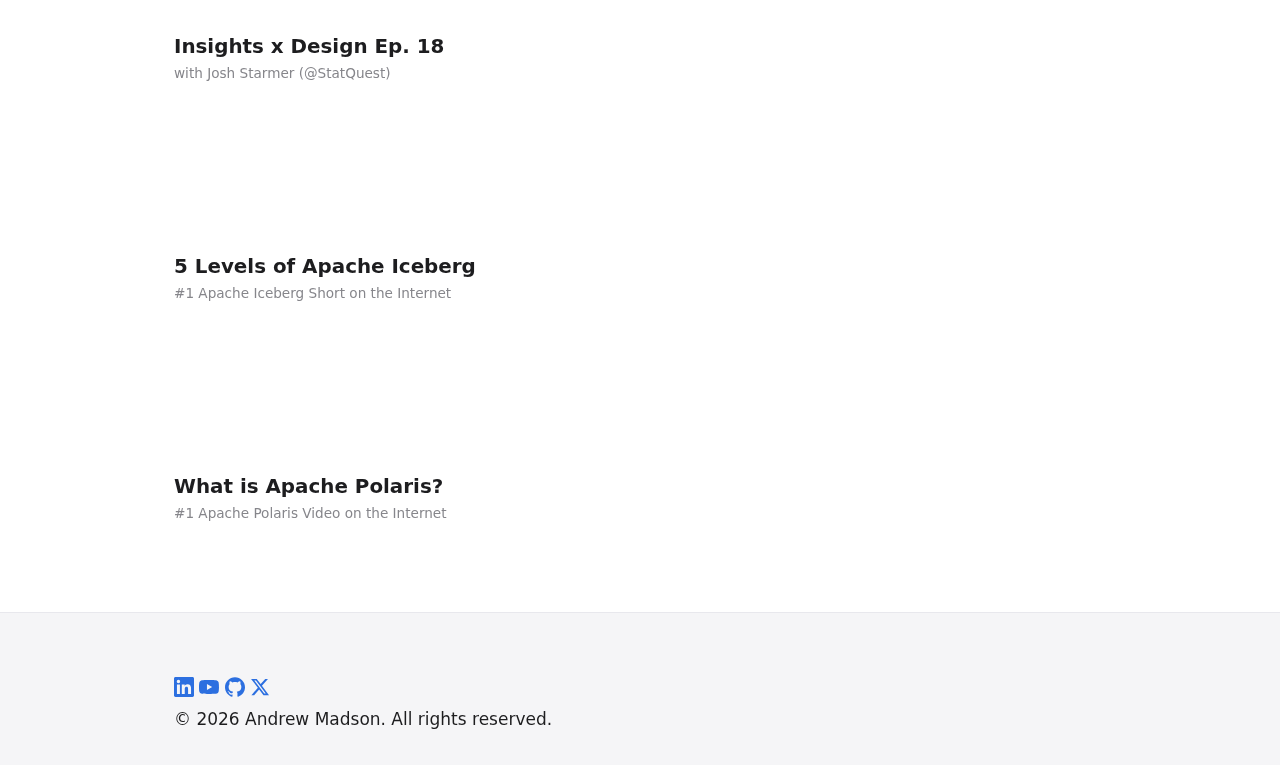
<file: videos.html>
<!DOCTYPE html>
<html lang="en">
<head>
    <meta charset="UTF-8">
    <meta name="viewport" content="width=device-width, initial-scale=1.0">
    <title>Featured Content | Andrew Madson</title>
    <meta name="description" content="Featured video content from Andrew Madson — interviews, tutorials, and shorts.">
    <link rel="preconnect" href="https://fonts.googleapis.com">
    <link rel="preconnect" href="https://fonts.gstatic.com" crossorigin>
    <link href="https://fonts.googleapis.com/css2?family=Inter:wght@400;600;700&display=swap" rel="stylesheet">
    <link rel="stylesheet" href="styles.css">
</head>
<body data-page="videos">
    <!-- SHARED NAV START -->
    <header id="header">
        <nav class="container">
            <a href="index.html" class="nav-logo">Andrew Madson</a>
            <button class="nav-toggle" aria-label="Toggle navigation">
                <span></span>
                <span></span>
                <span></span>
            </button>
            <ul class="nav-links">
                <li><a href="about-me.html">About Me</a></li>
                <li><a href="books.html">Books</a></li>
                <li><a href="courses.html">Courses</a></li>
                <li><a href="newsletters.html">Newsletters</a></li>
                <li><a href="speaking.html">Speaking &amp; Events</a></li>
                <li><a href="videos.html">Featured Content</a></li>
                <li><a href="blog.html">Blog</a></li>
                <li><a href="contact.html">Contact</a></li>
            </ul>
        </nav>
    </header>
    <!-- SHARED NAV END -->

    <main>
        <div class="page-header">
            <img src="images/headshot.png" alt="Andrew Madson" class="page-headshot">
            <h2 style="font-size: 1.1rem; font-weight: 600; color: var(--color-text-secondary); margin-bottom: 8px; position: relative;">Andrew Madson</h2>
            <h1>Featured Content</h1>
            <p>Videos, shorts, and highlights.</p>
        </div>

        <section>
            <div class="container">
                <div class="videos-grid animate-on-scroll">
                    <div class="video-card">
                        <div class="video-embed video-landscape">
                            <iframe src="https://www.youtube.com/embed/M-1wD_Cm1M4" title="Insights x Design Ep. 18 — StatQuest with Josh Starmer" frameborder="0" allow="accelerometer; autoplay; clipboard-write; encrypted-media; gyroscope; picture-in-picture" allowfullscreen loading="lazy"></iframe>
                        </div>
                        <h3>Insights x Design Ep. 18</h3>
                        <p class="card-meta">with Josh Starmer (@StatQuest)</p>
                    </div>
                    <div class="video-card">
                        <div class="video-embed video-short">
                            <iframe src="https://www.youtube.com/embed/mYYlHFpL2ss" title="5 Levels of Apache Iceberg" frameborder="0" allow="accelerometer; autoplay; clipboard-write; encrypted-media; gyroscope; picture-in-picture" allowfullscreen loading="lazy"></iframe>
                        </div>
                        <h3>5 Levels of Apache Iceberg</h3>
                        <p class="card-meta">#1 Apache Iceberg Short on the Internet</p>
                    </div>
                    <div class="video-card">
                        <div class="video-embed video-short">
                            <iframe src="https://www.youtube.com/embed/qBYozQtqIAw" title="What is Apache Polaris?" frameborder="0" allow="accelerometer; autoplay; clipboard-write; encrypted-media; gyroscope; picture-in-picture" allowfullscreen loading="lazy"></iframe>
                        </div>
                        <h3>What is Apache Polaris?</h3>
                        <p class="card-meta">#1 Apache Polaris Video on the Internet</p>
                    </div>
                </div>
            </div>
        </section>
    </main>

    <!-- SHARED FOOTER START -->
    <footer>
        <div class="container">
            <div class="footer-social">
                <a href="https://www.linkedin.com/in/andrew-madson/" target="_blank" rel="noopener" aria-label="LinkedIn"><svg viewBox="0 0 24 24" width="20" height="20" fill="currentColor"><path d="M20.447 20.452h-3.554v-5.569c0-1.328-.027-3.037-1.852-3.037-1.853 0-2.136 1.445-2.136 2.939v5.667H9.351V9h3.414v1.561h.046c.477-.9 1.637-1.85 3.37-1.85 3.601 0 4.267 2.37 4.267 5.455v6.286zM5.337 7.433a2.062 2.062 0 01-2.063-2.065 2.064 2.064 0 112.063 2.065zm1.782 13.019H3.555V9h3.564v11.452zM22.225 0H1.771C.792 0 0 .774 0 1.729v20.542C0 23.227.792 24 1.771 24h20.451C23.2 24 24 23.227 24 22.271V1.729C24 .774 23.2 0 22.222 0h.003z"/></svg></a>
                <a href="https://www.youtube.com/@andrew-madson" target="_blank" rel="noopener" aria-label="YouTube"><svg viewBox="0 0 24 24" width="20" height="20" fill="currentColor"><path d="M23.498 6.186a3.016 3.016 0 00-2.122-2.136C19.505 3.545 12 3.545 12 3.545s-7.505 0-9.377.505A3.017 3.017 0 00.502 6.186C0 8.07 0 12 0 12s0 3.93.502 5.814a3.016 3.016 0 002.122 2.136c1.871.505 9.376.505 9.376.505s7.505 0 9.377-.505a3.015 3.015 0 002.122-2.136C24 15.93 24 12 24 12s0-3.93-.502-5.814zM9.545 15.568V8.432L15.818 12l-6.273 3.568z"/></svg></a>
                <a href="https://github.com/andymadson" target="_blank" rel="noopener" aria-label="GitHub"><svg viewBox="0 0 24 24" width="20" height="20" fill="currentColor"><path d="M12 .297c-6.63 0-12 5.373-12 12 0 5.303 3.438 9.8 8.205 11.385.6.113.82-.258.82-.577 0-.285-.01-1.04-.015-2.04-3.338.724-4.042-1.61-4.042-1.61C4.422 18.07 3.633 17.7 3.633 17.7c-1.087-.744.084-.729.084-.729 1.205.084 1.838 1.236 1.838 1.236 1.07 1.835 2.809 1.305 3.495.998.108-.776.417-1.305.76-1.605-2.665-.3-5.466-1.332-5.466-5.93 0-1.31.465-2.38 1.235-3.22-.135-.303-.54-1.523.105-3.176 0 0 1.005-.322 3.3 1.23.96-.267 1.98-.399 3-.405 1.02.006 2.04.138 3 .405 2.28-1.552 3.285-1.23 3.285-1.23.645 1.653.24 2.873.12 3.176.765.84 1.23 1.91 1.23 3.22 0 4.61-2.805 5.625-5.475 5.92.42.36.81 1.096.81 2.22 0 1.606-.015 2.896-.015 3.286 0 .315.21.69.825.57C20.565 22.092 24 17.592 24 12.297c0-6.627-5.373-12-12-12"/></svg></a>
                <a href="https://x.com/andrewmadson11" target="_blank" rel="noopener" aria-label="X / Twitter"><svg viewBox="0 0 24 24" width="20" height="20" fill="currentColor"><path d="M18.244 2.25h3.308l-7.227 8.26 8.502 11.24H16.17l-5.214-6.817L4.99 21.75H1.68l7.73-8.835L1.254 2.25H8.08l4.713 6.231zm-1.161 17.52h1.833L7.084 4.126H5.117z"/></svg></a>
            </div>
            <p>&copy; 2026 Andrew Madson. All rights reserved.</p>
        </div>
    </footer>
    <!-- SHARED FOOTER END -->

    <script src="script.js"></script>
</body>
</html>
</file>
<file: styles.css>
/* ===== Sonoran Glass v3 — Design System ===== */
/* Typography-driven. Desert palette. Restraint over decoration. */

:root {
    /* ── Backgrounds ── */
    --color-bg: #FFFFFF;
    --color-surface: #F5F5F7;
    --color-card: #F5F5F7;
    --color-card-hover: #EBEBED;

    /* ── Text ── */
    --color-text: #1D1D1F;
    --color-text-secondary: #6E6E73;
    --color-text-tertiary: #86868B;

    /* ── Brand: Desert Sky Blue ── */
    --color-accent: #3478F6;
    --color-accent-hover: #2563EB;
    --color-accent-text: #2C6FE0;
    --color-accent-light: #6da4e8;
    --color-accent-muted: rgba(52, 120, 246, 0.08);

    /* ── Accent: Sand Gold (max 1 use per page) ── */
    --color-sand: #C9A96E;

    /* ── Semantic ── */
    --color-success: #248A3D;
    --color-success-bg: rgba(52, 199, 89, 0.12);
    --color-warning: #B25000;
    --color-warning-bg: rgba(255, 159, 10, 0.12);
    --color-border: #E8E8ED;
    --color-border-hover: #D2D2D7;

    /* ── Typography ── */
    --font-family: 'Instrument Sans', -apple-system, BlinkMacSystemFont, 'Segoe UI', system-ui, sans-serif;
    --font-mono: 'JetBrains Mono', 'SF Mono', 'Fira Code', monospace;

    /* ── Layout ── */
    --max-width: 980px;
    --max-width-text: 680px;
    --max-width-wide: 1120px;
    --nav-height: 52px;

    /* ── Spacing ── */
    --section-padding: 80px 24px;

    /* ── Transitions ── */
    --transition: 0.2s ease;

    /* ── Radius ── */
    --radius-sm: 8px;
    --radius-md: 12px;
    --radius-lg: 20px;
    --radius-xl: 28px;
    --radius-full: 9999px;
}

/* ===== Reset ===== */
*, *::before, *::after {
    margin: 0;
    padding: 0;
    box-sizing: border-box;
}

html {
    scroll-behavior: smooth;
    scroll-padding-top: 60px;
}

body {
    font-family: var(--font-family);
    font-size: 1.0625rem;
    background-color: var(--color-bg);
    color: var(--color-text);
    line-height: 1.6;
    -webkit-font-smoothing: antialiased;
    -moz-osx-font-smoothing: grayscale;
}

a {
    color: var(--color-accent-text);
    text-decoration: none;
    transition: color var(--transition);
}

a:hover {
    color: var(--color-accent-hover);
}

img {
    max-width: 100%;
    display: block;
}

ul {
    list-style: none;
}

.container {
    max-width: var(--max-width);
    margin: 0 auto;
    padding: 0 24px;
}

/* ===== Navigation ===== */
#header {
    position: fixed;
    top: 0;
    left: 0;
    right: 0;
    z-index: 1000;
    height: var(--nav-height);
    display: flex;
    align-items: center;
    background: rgba(255, 255, 255, 0.72);
    backdrop-filter: saturate(180%) blur(20px);
    -webkit-backdrop-filter: saturate(180%) blur(20px);
    border-bottom: 0.5px solid rgba(0, 0, 0, 0.08);
    transition: background-color var(--transition);
}

#header.scrolled {
    background: rgba(255, 255, 255, 0.88);
}

#header nav {
    display: flex;
    align-items: center;
    justify-content: space-between;
    width: 100%;
    max-width: 1080px;
    margin: 0 auto;
    padding: 0 24px;
}

.nav-logo {
    font-size: 1rem;
    font-weight: 700;
    color: var(--color-text) !important;
    letter-spacing: -0.01em;
    flex-shrink: 0;
}

.nav-links {
    display: flex;
    align-items: center;
    gap: 4px;
    position: absolute;
    left: 50%;
    transform: translateX(-50%);
}

.nav-links a {
    color: var(--color-text);
    font-size: 0.8125rem;
    font-weight: 400;
    padding: 6px 14px;
    border-radius: var(--radius-full);
    transition: opacity var(--transition);
    opacity: 0.65;
}

.nav-links a:hover {
    opacity: 1;
    color: var(--color-text);
}

.nav-links a.nav-active {
    opacity: 1;
    font-weight: 600;
    color: var(--color-text);
    background-color: transparent;
}

.nav-cta {
    padding: 8px 20px;
    background-color: #f97316;
    color: #fff !important;
    border-radius: var(--radius-full);
    font-size: 0.8125rem;
    font-weight: 600;
    transition: background-color var(--transition);
    white-space: nowrap;
    flex-shrink: 0;
}

.nav-cta:hover {
    background-color: #ea580c;
    color: #fff !important;
}

.nav-toggle {
    display: none;
    flex-direction: column;
    gap: 5px;
    background: none;
    border: none;
    cursor: pointer;
    padding: 4px;
}

.nav-toggle span {
    display: block;
    width: 24px;
    height: 2px;
    background-color: var(--color-text);
    transition: transform var(--transition), opacity var(--transition);
}

/* ===== Hero ===== */
#hero {
    padding: 120px 24px 64px;
    background-color: var(--color-bg);
    position: relative;
}

.hero-content {
    display: flex;
    flex-direction: column;
    align-items: center;
    text-align: center;
    gap: 32px;
}

.hero-text {
    max-width: var(--max-width-text);
}

.hero-kicker {
    font-size: clamp(0.875rem, 1.5vw, 1rem);
    font-weight: 600;
    color: var(--color-sand);
    letter-spacing: 0.04em;
    text-transform: uppercase;
    margin-bottom: 16px;
    line-height: 1.3;
}

#hero h1 {
    font-size: clamp(2.5rem, 6vw, 4.5rem);
    font-weight: 700;
    margin-bottom: 12px;
    letter-spacing: -0.03em;
    line-height: 1.05;
}

.hero-sub {
    font-size: clamp(1.0625rem, 2vw, 1.375rem);
    color: var(--color-text-secondary);
    line-height: 1.7;
    margin-bottom: 32px;
    max-width: 54ch;
    margin-left: auto;
    margin-right: auto;
}

.hero-actions {
    display: flex;
    gap: 16px;
    justify-content: center;
    flex-wrap: wrap;
}

.hero-secondary-link {
    color: var(--color-text-secondary);
    font-size: 0.9rem;
    font-weight: 500;
    transition: color var(--transition);
    display: inline-flex;
    align-items: center;
    padding-top: 4px;
}

.hero-secondary-link:hover {
    color: var(--color-text);
}

.hero-headshot-wrap {
    flex-shrink: 0;
}

.hero-headshot {
    width: 200px;
    height: 200px;
    border-radius: 50%;
    object-fit: cover;
    border: none;
    box-shadow: 0 4px 24px rgba(0, 0, 0, 0.08);
}

/* ===== Featured In (writing page marquee) ===== */
@keyframes featured-in-scroll {
    0% { transform: translateX(0); }
    100% { transform: translateX(-50%); }
}

.featured-in {
    padding: 20px 0;
    background-color: var(--color-surface);
    overflow: hidden;
    border-bottom: 1px solid var(--color-border);
    text-align: center;
    position: relative;
    mask-image: linear-gradient(to right, transparent, black 60px, black calc(100% - 60px), transparent);
    -webkit-mask-image: linear-gradient(to right, transparent, black 60px, black calc(100% - 60px), transparent);
}

.featured-in-label {
    font-size: 0.65rem;
    font-weight: 700;
    color: var(--color-text-secondary);
    letter-spacing: 0.14em;
    text-transform: uppercase;
    margin-bottom: 12px;
    opacity: 0.7;
}

.featured-in-track {
    display: flex;
    align-items: center;
    gap: 48px;
    width: max-content;
    animation: featured-in-scroll 30s linear infinite;
}

.featured-in:hover .featured-in-track {
    animation-play-state: paused;
}

.featured-in-track img {
    display: inline-block;
    flex-shrink: 0;
    max-height: 28px;
    max-width: 120px;
    width: auto;
    height: auto;
    object-fit: contain;
    filter: grayscale(100%) contrast(1.3);
    mix-blend-mode: multiply;
    opacity: 0.5;
    transition: opacity 0.3s ease, transform 0.3s ease;
}

.featured-in-track img:hover {
    opacity: 0.85;
    transform: scale(1.1);
}

.featured-in-track img.logo-invert {
    filter: invert(1) grayscale(100%) contrast(1.3);
}

/* ===== Social Proof Bar ===== */
.social-proof-bar {
    padding: 36px 0;
    background-color: var(--color-surface);
    border-bottom: 1px solid var(--color-border);
}

.social-proof-inner {
    display: flex;
    align-items: center;
    justify-content: center;
    gap: 40px;
    flex-wrap: wrap;
}

.social-proof-stat {
    display: flex;
    align-items: center;
    gap: 10px;
    text-decoration: none;
    color: inherit;
    transition: color var(--transition);
}

.social-proof-stat:hover {
    color: var(--color-accent);
}

.social-proof-stat .stat-number {
    font-size: 1.35rem;
    font-weight: 700;
    color: var(--color-text);
}

.social-proof-stat .stat-label {
    font-size: 0.8rem;
    color: var(--color-text-tertiary);
    text-transform: uppercase;
    letter-spacing: 0.04em;
    font-weight: 500;
}

.social-proof-stat svg {
    width: 20px;
    height: 20px;
    color: var(--color-text-tertiary);
    flex-shrink: 0;
}

.social-proof-divider {
    width: 1px;
    height: 32px;
    background-color: var(--color-border);
}

/* ===== Logo Bar (scrolling marquee) ===== */
@keyframes logo-scroll {
    0% { transform: translateX(0); }
    100% { transform: translateX(-50%); }
}

.logo-bar {
    padding: 24px 0;
    background-color: var(--color-bg);
    overflow: hidden;
    border-bottom: 1px solid var(--color-border);
    mask-image: linear-gradient(to right, transparent, black 80px, black calc(100% - 80px), transparent);
    -webkit-mask-image: linear-gradient(to right, transparent, black 80px, black calc(100% - 80px), transparent);
}

.logo-bar-track {
    display: flex;
    align-items: center;
    gap: 48px;
    width: max-content;
    animation: logo-scroll 40s linear infinite;
}

.logo-bar:hover .logo-bar-track {
    animation-play-state: paused;
}

.logo-bar-item {
    flex-shrink: 0;
    display: flex;
    align-items: center;
    justify-content: center;
    height: 32px;
    padding: 4px 8px;
    border-radius: var(--radius-sm);
    transition: box-shadow 0.3s ease, background-color 0.3s ease;
}

.logo-bar-item:hover {
    box-shadow: 0 0 16px rgba(52, 120, 246, 0.35), 0 0 32px rgba(52, 120, 246, 0.15);
}

.logo-bar-item img {
    max-height: 32px;
    max-width: 120px;
    width: auto;
    height: auto;
    object-fit: contain;
    filter: grayscale(100%) contrast(1.2);
    mix-blend-mode: multiply;
    opacity: 0.4;
    transition: filter 0.3s ease, opacity 0.3s ease, transform 0.3s ease;
}

.logo-bar-item:hover img {
    filter: grayscale(100%) contrast(2);
    opacity: 0.9;
    transform: scale(1.1);
}

/* ===== LinkedIn Button (blog page) ===== */
.libutton {
    display: flex;
    align-items: center;
    justify-content: center;
    padding: 8px 16px;
    text-decoration: none !important;
    color: #fff !important;
    width: 200px;
    height: 32px;
    border-radius: 16px;
    background-color: #0A66C2;
    font-family: var(--font-family);
    font-size: 0.8rem;
    font-weight: 600;
    transition: background-color var(--transition);
}

.libutton:hover {
    background-color: #004182;
}

.hero-libutton {
    width: auto;
    height: auto;
    padding: 12px 28px;
    font-size: 1.0625rem;
    line-height: 1;
    border: 1.5px solid transparent;
    border-radius: var(--radius-full);
    gap: 8px;
}

/* ===== Text Link ===== */
.text-link {
    color: var(--color-text-secondary);
    font-size: 0.9rem;
    font-weight: 600;
    transition: color var(--transition);
}

.text-link:hover {
    color: var(--color-accent);
}

/* ===== Buttons ===== */
.btn {
    display: inline-flex;
    align-items: center;
    justify-content: center;
    padding: 12px 28px;
    background-color: var(--color-accent);
    color: #fff !important;
    border-radius: var(--radius-full);
    font-weight: 600;
    font-size: 1.0625rem;
    line-height: 1;
    transition: background-color var(--transition);
    border: 1.5px solid transparent;
    cursor: pointer;
    text-decoration: none;
    font-family: var(--font-family);
}

.btn:hover {
    background-color: var(--color-accent-hover);
    color: #fff !important;
}

.btn-orange {
    background-color: #f97316;
}

.btn-orange:hover {
    background-color: #ea580c;
}

.btn-outline {
    background-color: transparent;
    color: var(--color-accent) !important;
    border-color: var(--color-accent);
}

.btn-outline:hover {
    background-color: var(--color-accent);
    color: #fff !important;
}

/* ===== Section Titles ===== */
.section-title {
    font-size: clamp(2rem, 4vw, 3rem);
    font-weight: 700;
    margin-bottom: 12px;
    letter-spacing: -0.025em;
    color: var(--color-text);
    line-height: 1.1;
    text-align: center;
}

section {
    padding: var(--section-padding);
}

.section-subtitle {
    color: var(--color-text-secondary);
    font-size: clamp(1.0625rem, 2vw, 1.25rem);
    margin-bottom: 32px;
    line-height: 1.5;
    text-align: center;
}

.section-cta {
    text-align: center;
    margin-top: 32px;
}

/* ===== About ===== */
.about-grid {
    display: grid;
    grid-template-columns: 1fr 1fr;
    gap: 48px;
    margin-bottom: 48px;
}

.about-text p {
    color: var(--color-text-secondary);
    margin-bottom: 16px;
    font-size: 1.05rem;
    line-height: 1.75;
}

.about-highlights {
    display: grid;
    grid-template-columns: repeat(3, 1fr);
    gap: 16px;
}

.highlight-card {
    background-color: var(--color-card);
    border: none;
    border-radius: var(--radius-lg);
    padding: 20px 16px;
    text-align: center;
    text-decoration: none;
    color: inherit;
    display: flex;
    flex-direction: column;
    align-items: center;
    transition: background-color var(--transition);
}

.highlight-card:hover {
    background-color: var(--color-card-hover);
    color: inherit;
}

.highlight-number {
    display: block;
    font-size: 1.75rem;
    font-weight: 700;
    color: var(--color-accent);
    margin-bottom: 4px;
}

.highlight-label {
    font-size: 0.8rem;
    color: var(--color-text-secondary);
}

/* ===== Experience Timeline ===== */
.timeline {
    position: relative;
    padding-left: 48px;
    margin-bottom: 48px;
}

.timeline::before {
    content: '';
    position: absolute;
    left: 15px;
    top: 8px;
    bottom: 8px;
    width: 2px;
    background-color: var(--color-border);
}

.timeline-item {
    position: relative;
    margin-bottom: 40px;
}

.timeline-item:last-child {
    margin-bottom: 0;
}

.timeline-dot {
    position: absolute;
    left: -40px;
    top: 6px;
    width: 16px;
    height: 16px;
    border-radius: 50%;
    background-color: var(--color-accent);
    border: 3px solid var(--color-surface);
    box-shadow: 0 0 0 1px var(--color-border);
}

.timeline-logo {
    position: absolute;
    left: -48px;
    top: 0px;
    width: 32px;
    height: 32px;
    border-radius: 50%;
    background-color: #ffffff;
    border: 2px solid var(--color-border);
    display: flex;
    align-items: center;
    justify-content: center;
    overflow: hidden;
    flex-shrink: 0;
    transition: transform 0.2s ease, border-color 0.2s ease;
}

.timeline-item:hover .timeline-logo {
    transform: scale(1.15);
    border-color: var(--color-accent);
}

.timeline-logo img {
    width: 20px;
    height: 20px;
    object-fit: contain;
}

.timeline-content h3 {
    font-size: 1.25rem;
    font-weight: 700;
    margin-bottom: 4px;
    color: var(--color-text);
}

.timeline-role {
    color: var(--color-accent);
    font-weight: 600;
    margin-bottom: 4px;
}

.timeline-date {
    color: var(--color-text-secondary);
    font-size: 0.875rem;
    margin-bottom: 8px;
}

.timeline-content > p:last-child {
    color: var(--color-text-secondary);
    line-height: 1.7;
}

.education {
    background-color: var(--color-card);
    border: none;
    border-radius: var(--radius-lg);
    padding: 32px;
    margin-bottom: 16px;
    max-width: 600px;
    margin-left: auto;
    margin-right: auto;
}

.education:last-child {
    margin-bottom: 0;
}

.education h3 {
    font-size: 1.25rem;
    font-weight: 700;
    margin-bottom: 12px;
    color: var(--color-text);
}

.education p {
    color: var(--color-text-secondary);
    margin-bottom: 8px;
}

.education-list {
    list-style: none;
    padding: 0;
    margin: 0;
}

.education-list li {
    color: var(--color-text-secondary);
    padding: 14px 0;
    border-bottom: 1px solid var(--color-border);
    display: flex;
    align-items: center;
    gap: 14px;
    font-size: 0.95rem;
    line-height: 1.5;
}

.education-list li::before {
    content: '';
    width: 6px;
    height: 6px;
    border-radius: 50%;
    background-color: var(--color-accent);
    flex-shrink: 0;
}

.education-list li:last-child {
    border-bottom: none;
}

.education-extras {
    font-size: 0.9rem;
    margin-top: 12px;
}

/* ===== Cards (Books, Newsletters, Projects) ===== */
.card-grid {
    display: grid;
    gap: 24px;
}

.books-grid {
    grid-template-columns: repeat(2, 1fr);
}

.newsletters-grid {
    grid-template-columns: repeat(2, 1fr);
}

.projects-grid {
    grid-template-columns: repeat(3, 1fr);
}

.card {
    background-color: var(--color-card);
    border: none;
    border-radius: var(--radius-lg);
    padding: 24px;
    transition: background-color var(--transition), transform var(--transition), box-shadow var(--transition);
    display: flex;
    flex-direction: column;
}

.card:hover {
    background-color: var(--color-card-hover);
    transform: translateY(-2px);
    box-shadow: 0 4px 12px rgba(0, 0, 0, 0.04);
}

/* Light section backgrounds */
.section-light {
    background-color: var(--color-surface);
}

/* Cards on light/surface backgrounds should be white */
.section-light .card {
    background-color: #FFFFFF;
}
.section-light .card:hover {
    background-color: #F9F9FB;
}

.card h3 {
    font-size: 1.25rem;
    font-weight: 600;
    margin-bottom: 8px;
    color: var(--color-text);
}

.card p {
    color: var(--color-text-secondary);
    font-size: 1rem;
    line-height: 1.7;
    margin-bottom: 12px;
}

.card-meta {
    font-size: 0.85rem;
    color: var(--color-text-tertiary);
    margin-bottom: 8px;
}

.card-badge {
    display: inline-block;
    padding: 4px 12px;
    border-radius: var(--radius-full);
    font-size: 0.75rem;
    font-weight: 600;
    text-transform: uppercase;
    letter-spacing: 0.05em;
    margin-bottom: 16px;
    width: fit-content;
}

.card-badge.published {
    background-color: var(--color-success-bg);
    color: var(--color-success);
}

.card-badge.in-progress {
    background-color: var(--color-warning-bg);
    color: var(--color-warning);
}

.card-badge.free {
    background-color: var(--color-accent-muted);
    color: var(--color-accent);
}

.card-link {
    margin-top: auto;
    font-weight: 600;
    font-size: 0.9rem;
    color: var(--color-accent);
    display: inline-flex;
    align-items: center;
    gap: 4px;
    transition: gap var(--transition), color var(--transition);
}

.card:hover .card-link {
    gap: 8px;
}

.card-logo {
    width: 100%;
    max-height: 160px;
    object-fit: cover;
    border-radius: var(--radius-sm);
    margin-bottom: 16px;
}

.card-cover {
    width: 100%;
    max-height: 280px;
    object-fit: contain;
    border-radius: var(--radius-sm);
    margin-bottom: 16px;
}

.card-publisher-logo {
    width: 48px;
    height: 48px;
    object-fit: contain;
    margin-bottom: 12px;
    opacity: 0.85;
}

.card-tags {
    display: flex;
    flex-wrap: wrap;
    gap: 8px;
    margin-bottom: 16px;
}

.tag {
    display: inline-block;
    padding: 4px 10px;
    background-color: var(--color-accent-muted);
    color: var(--color-accent);
    border-radius: var(--radius-sm);
    font-size: 0.8rem;
    font-weight: 500;
}

/* ===== Featured Work Grid (homepage) ===== */
.featured-grid {
    grid-template-columns: repeat(3, 1fr);
}

.featured-video-section {
    background-color: var(--color-surface);
}

.featured-work-section {
    background-color: var(--color-bg);
}

.featured-work-grid {
    display: grid;
    grid-template-columns: repeat(3, 1fr);
    gap: 24px;
}

.fw-card {
    background-color: var(--color-card);
    border: none;
    border-radius: var(--radius-lg);
    padding: 24px;
    display: flex;
    flex-direction: column;
    align-items: center;
    text-align: center;
    text-decoration: none;
    color: var(--color-text);
    transition: background-color var(--transition), transform var(--transition), box-shadow var(--transition);
}

.fw-card:hover {
    background-color: var(--color-card-hover);
    color: var(--color-text);
    transform: translateY(-2px);
    box-shadow: 0 4px 12px rgba(0, 0, 0, 0.04);
}

.fw-card-cover {
    width: 100%;
    max-height: 200px;
    object-fit: contain;
    border-radius: var(--radius-sm);
    margin-bottom: 16px;
}

.fw-card-icon {
    width: 48px;
    height: 48px;
    margin-bottom: 16px;
}

.fw-card-badge {
    display: inline-block;
    padding: 4px 12px;
    border-radius: var(--radius-full);
    font-size: 0.7rem;
    font-weight: 600;
    text-transform: uppercase;
    letter-spacing: 0.06em;
    margin-bottom: 16px;
    width: fit-content;
}

.fw-card-badge.published {
    background-color: var(--color-success-bg);
    color: var(--color-success);
}

.fw-card-badge.learners {
    background-color: rgba(59, 160, 255, 0.12);
    color: #3ba0ff;
}

.fw-card-badge.keynotes {
    background-color: var(--color-accent-muted);
    color: var(--color-accent);
}

.fw-card h3 {
    font-size: 1.2rem;
    font-weight: 700;
    margin-bottom: 8px;
    line-height: 1.35;
}

.fw-card p {
    font-size: 0.95rem;
    color: var(--color-text-secondary);
    line-height: 1.6;
    margin-bottom: 16px;
    flex: 1;
}

.fw-card-link {
    font-weight: 600;
    font-size: 0.875rem;
    color: var(--color-accent);
    display: inline-flex;
    align-items: center;
    gap: 4px;
    transition: gap var(--transition);
    margin-top: auto;
}

.fw-card:hover .fw-card-link {
    gap: 8px;
}

/* ===== YouTube Carousel ===== */
.carousel-section {
    margin-bottom: 40px;
}

.carousel-header {
    display: flex;
    align-items: center;
    justify-content: space-between;
    margin-bottom: 16px;
}

.carousel-title {
    font-size: 1.25rem;
    font-weight: 700;
    color: var(--color-text);
}

.carousel-nav {
    display: flex;
    gap: 8px;
}

.carousel-btn {
    width: 36px;
    height: 36px;
    border-radius: 50%;
    border: 1px solid var(--color-border);
    background-color: var(--color-bg);
    color: var(--color-text-secondary);
    cursor: pointer;
    display: flex;
    align-items: center;
    justify-content: center;
    transition: border-color var(--transition), color var(--transition), background-color var(--transition);
}

.carousel-btn:hover {
    border-color: var(--color-accent);
    color: var(--color-accent);
    background-color: var(--color-accent-muted);
}

.carousel-btn svg {
    width: 18px;
    height: 18px;
}

.carousel-track {
    display: flex;
    gap: 16px;
    overflow-x: auto;
    scroll-snap-type: x mandatory;
    scroll-behavior: smooth;
    -webkit-overflow-scrolling: touch;
    scrollbar-width: none;
    padding-bottom: 4px;
}

.carousel-track::-webkit-scrollbar {
    display: none;
}

.carousel-loading,
.carousel-empty {
    color: var(--color-text-tertiary);
    font-size: 0.9rem;
    padding: 32px 0;
}

/* YouTube Video Card */
.yt-card {
    flex: 0 0 300px;
    scroll-snap-align: start;
    background-color: var(--color-bg);
    border: none;
    border-radius: var(--radius-lg);
    overflow: hidden;
    text-decoration: none;
    color: inherit;
    transition: background-color var(--transition), transform var(--transition), box-shadow var(--transition);
    box-shadow: 0 1px 3px rgba(0, 0, 0, 0.04);
}

.yt-card:hover {
    background-color: #F9F9FB;
    transform: translateY(-2px);
    box-shadow: 0 4px 12px rgba(0, 0, 0, 0.04);
}

.yt-card-thumb {
    position: relative;
    width: 100%;
    aspect-ratio: 16 / 9;
    overflow: hidden;
    background-color: var(--color-surface);
}

.yt-card-thumb img {
    width: 100%;
    height: 100%;
    object-fit: cover;
    transition: transform 0.3s ease;
}

.yt-card:hover .yt-card-thumb img {
    transform: scale(1.05);
}

.yt-play-icon {
    position: absolute;
    top: 50%;
    left: 50%;
    transform: translate(-50%, -50%);
    width: 48px;
    height: 48px;
    background-color: rgba(0, 0, 0, 0.6);
    border-radius: 50%;
    display: flex;
    align-items: center;
    justify-content: center;
    opacity: 0;
    transition: opacity 0.2s ease;
}

.yt-card:hover .yt-play-icon {
    opacity: 1;
}

.yt-play-icon svg {
    width: 24px;
    height: 24px;
    color: #fff;
    margin-left: 2px;
}

.yt-card-info {
    padding: 12px 14px;
}

.yt-card-info h4 {
    font-size: 0.9rem;
    font-weight: 600;
    color: var(--color-text);
    line-height: 1.35;
    margin-bottom: 4px;
    display: -webkit-box;
    -webkit-line-clamp: 2;
    -webkit-box-orient: vertical;
    overflow: hidden;
}

.yt-card-views {
    font-size: 0.8rem;
    color: var(--color-text-tertiary);
}

/* Shorts-specific card */
.yt-card-short {
    flex: 0 0 180px;
}

.yt-card-short .yt-card-thumb,
.yt-thumb-short {
    aspect-ratio: 9 / 16;
}

.yt-card-short .yt-card-info h4 {
    font-size: 0.8rem;
    -webkit-line-clamp: 2;
}

.yt-card-short .yt-card-views {
    font-size: 0.75rem;
}

.carousel-track-shorts {
    max-height: 400px;
}

.carousel-track-shorts .yt-card-short .yt-card-thumb {
    aspect-ratio: 9 / 14;
}

/* ===== Newsletters ===== */
#newsletters {
    background-color: var(--color-surface);
}

/* ===== Subscribe Embed ===== */
.subscribe-embed {
    margin-top: 48px;
    background-color: var(--color-bg);
    border: none;
    border-radius: var(--radius-lg);
    padding: 32px;
    text-align: center;
    max-width: 600px;
    margin-left: auto;
    margin-right: auto;
    display: flex;
    flex-direction: column;
    align-items: center;
}

.subscribe-embed h3 {
    font-size: 1.25rem;
    font-weight: 700;
    margin-bottom: 8px;
    color: var(--color-text);
}

.subscribe-embed p {
    color: var(--color-text-secondary);
    font-size: 0.95rem;
    margin-bottom: 16px;
}

/* ===== Speaking & Events ===== */
.speaking-intro {
    display: flex;
    flex-direction: column;
    align-items: center;
    text-align: center;
    gap: 24px;
    margin-bottom: 56px;
    max-width: 700px;
    margin-left: auto;
    margin-right: auto;
}

.speaking-desc {
    color: var(--color-text-secondary);
    font-size: 1.1rem;
    line-height: 1.8;
    margin: 0;
}

.speaking-awards {
    display: flex;
    gap: 40px;
    flex-wrap: wrap;
    justify-content: center;
    margin-bottom: 8px;
}

.award {
    display: flex;
    flex-direction: column;
    align-items: center;
    gap: 4px;
}

.award-icon {
    width: 56px;
    height: 70px;
    filter: drop-shadow(0 2px 6px rgba(180, 130, 20, 0.35));
}

.award-label {
    font-size: 0.85rem;
    font-weight: 600;
    color: #B45309;
    letter-spacing: 0.02em;
}

.award-year {
    font-size: 1.3rem;
    font-weight: 700;
    color: #92400E;
}

.speaking-cta {
    margin-top: 4px;
}

/* ===== Events (Speaking page) ===== */
#speaking {
    background-color: #1D1D1F;
    color: #F5F5F7;
}

#speaking .section-title {
    color: #F5F5F7;
}

.events-layout {
    display: grid;
    grid-template-columns: 500px 1fr;
    gap: 48px;
    align-items: start;
}

.events-globe-panel {
    position: sticky;
    top: 100px;
    display: flex;
    flex-direction: column;
    align-items: center;
    gap: 12px;
}

#events-globe {
    width: 100%;
    max-width: 500px;
    aspect-ratio: 1;
    border-radius: 50%;
    cursor: grab;
}

#events-globe:active {
    cursor: grabbing;
}

.globe-label {
    font-size: 0.8rem;
    color: #86868B;
    opacity: 0.6;
    letter-spacing: 0.04em;
    text-transform: uppercase;
}

.events-list-panel {
    padding-top: 8px;
    max-height: 500px;
    overflow-y: auto;
    scrollbar-width: thin;
    scrollbar-color: var(--color-accent) transparent;
}

.events-list-panel::-webkit-scrollbar {
    width: 6px;
}

.events-list-panel::-webkit-scrollbar-track {
    background: transparent;
}

.events-list-panel::-webkit-scrollbar-thumb {
    background-color: var(--color-accent);
    border-radius: 3px;
}

.events-timeline {
    position: relative;
    padding-left: 40px;
}

.events-timeline::before {
    content: '';
    position: absolute;
    left: 7px;
    top: 8px;
    bottom: 8px;
    width: 2px;
    background-color: rgba(255, 255, 255, 0.12);
}

.events-item {
    position: relative;
    margin-bottom: 32px;
    cursor: pointer;
    border-radius: var(--radius-md);
    padding: 12px 16px 12px 0;
    transition: background-color var(--transition);
}

.events-item:last-child {
    margin-bottom: 0;
}

.events-item:hover {
    background-color: rgba(52, 120, 246, 0.06);
}

.events-item.active {
    background-color: rgba(52, 120, 246, 0.10);
}

.events-dot {
    position: absolute;
    left: -40px;
    top: 16px;
    width: 16px;
    height: 16px;
    border-radius: 50%;
    background-color: var(--color-accent);
    border: 3px solid #1D1D1F;
    transition: transform var(--transition), box-shadow var(--transition);
}

.events-item:hover .events-dot,
.events-item.active .events-dot {
    transform: scale(1.25);
}

.events-header {
    margin-bottom: 6px;
    display: flex;
    align-items: center;
    gap: 8px;
}

.events-role {
    display: inline-block;
    padding: 3px 10px;
    border-radius: var(--radius-full);
    font-size: 0.72rem;
    font-weight: 600;
    text-transform: uppercase;
    letter-spacing: 0.06em;
}

.role-keynote {
    background-color: rgba(52, 120, 246, 0.15);
    color: var(--color-accent-light);
}

.role-speaker {
    background-color: rgba(52, 199, 89, 0.15);
    color: #34C759;
}

.role-sponsor {
    background-color: rgba(255, 159, 10, 0.15);
    color: #FF9F0A;
}

.role-attendee {
    background-color: rgba(142, 142, 147, 0.15);
    color: #8E8E93;
}

.events-status-past {
    display: inline-block;
    padding: 2px 8px;
    border-radius: var(--radius-full);
    font-size: 0.68rem;
    font-weight: 600;
    text-transform: uppercase;
    letter-spacing: 0.06em;
    background-color: rgba(255, 255, 255, 0.08);
    color: #A1A1A6;
}

.events-name {
    font-size: 1.15rem;
    font-weight: 700;
    margin-bottom: 6px;
    color: #F5F5F7;
}

.events-meta {
    font-size: 0.875rem;
    color: #A1A1A6;
    margin-bottom: 10px;
    display: flex;
    align-items: center;
    gap: 8px;
    flex-wrap: wrap;
}

.events-separator {
    opacity: 0.4;
}

.events-link {
    font-size: 0.875rem;
    font-weight: 600;
}

.events-empty {
    color: #A1A1A6;
    font-size: 1rem;
    padding: 40px 0;
}

/* ===== Contact ===== */
.contact-intro {
    color: var(--color-text-secondary);
    font-size: 1.05rem;
    line-height: 1.7;
    max-width: 600px;
    margin: 0 auto 32px;
}

.contact-grid {
    display: grid;
    grid-template-columns: repeat(4, 1fr);
    gap: 16px;
    max-width: 800px;
    margin: 0 auto;
}

.contact-item {
    display: flex;
    flex-direction: column;
    align-items: center;
    gap: 12px;
    padding: 24px 16px;
    background-color: var(--color-card);
    border: none;
    border-radius: var(--radius-lg);
    color: var(--color-text-secondary) !important;
    transition: background-color var(--transition);
}

.contact-item:hover {
    background-color: var(--color-card-hover);
    color: var(--color-text) !important;
}

.contact-item span {
    font-size: 0.85rem;
    font-weight: 500;
}

.contact-item svg {
    transition: transform 0.2s ease, color 0.2s ease;
}

.contact-item:hover svg {
    transform: scale(1.15);
}

/* Contact form embed */
.contact-form-section {
    text-align: center;
}

.contact-form-embed {
    max-width: 640px;
    margin: 0 auto;
    border-radius: var(--radius-lg);
    overflow: hidden;
    background-color: var(--color-bg);
    border: none;
}

.contact-form-embed iframe {
    display: block;
    min-height: 600px;
}

/* ===== Footer ===== */
footer {
    padding: 64px 0 32px;
    border-top: 1px solid var(--color-border);
    background-color: var(--color-surface);
}

.footer-grid {
    display: grid;
    grid-template-columns: 2fr 1fr 1fr;
    gap: 48px;
    margin-bottom: 48px;
}

.footer-logo {
    font-size: 1.1rem;
    font-weight: 700;
    color: var(--color-text) !important;
    display: block;
    margin-bottom: 12px;
}

.footer-brand p {
    color: var(--color-text-tertiary);
    font-size: 0.9rem;
    line-height: 1.6;
    max-width: 380px;
}

.footer-links h4 {
    font-size: 0.8rem;
    font-weight: 600;
    text-transform: uppercase;
    letter-spacing: 0.08em;
    color: var(--color-text);
    margin-bottom: 16px;
}

.footer-links ul {
    display: flex;
    flex-direction: column;
    gap: 10px;
}

.footer-links a {
    color: var(--color-text-tertiary);
    font-size: 0.9rem;
    transition: color var(--transition);
}

.footer-links a:hover {
    color: var(--color-text);
}

.footer-bottom {
    padding-top: 24px;
    border-top: 1px solid var(--color-border);
}

.footer-bottom p {
    color: var(--color-text-tertiary);
    font-size: 0.8rem;
}

/* ===== Page Header (subpage banner) ===== */
.page-header {
    padding: 116px 24px 48px;
    background-color: var(--color-bg);
    position: relative;
}

.page-header h1 {
    font-size: clamp(2rem, 4vw, 3rem);
    font-weight: 700;
    margin-bottom: 8px;
    position: relative;
    color: var(--color-text);
    letter-spacing: -0.025em;
    text-align: center;
}

.page-header p {
    color: var(--color-text-secondary);
    font-size: 1.1rem;
    position: relative;
    max-width: 600px;
    text-align: center;
    margin-left: auto;
    margin-right: auto;
}

/* About page special header */
.page-header--about .about-intro {
    display: flex;
    align-items: center;
    gap: 48px;
}

.page-header--about .about-intro-text {
    flex: 1;
}

.page-header--about h1,
.page-header--about p {
    text-align: left;
    margin-left: 0;
    margin-right: 0;
}

.page-header--about + section {
    padding-top: 24px;
}

.page-header--about .about-headshot {
    width: 160px;
    height: 160px;
    border-radius: 50%;
    object-fit: cover;
    flex-shrink: 0;
    border: none;
    box-shadow: 0 4px 24px rgba(0, 0, 0, 0.08);
}

/* About CTA section */
.about-cta-section {
    background-color: var(--color-bg);
}

.about-cta {
    text-align: center;
    max-width: 600px;
    margin: 0 auto;
    padding: 24px 0;
}

.about-cta h2 {
    font-size: clamp(1.5rem, 3vw, 2rem);
    font-weight: 700;
    margin-bottom: 12px;
    color: var(--color-text);
}

.about-cta p {
    color: var(--color-text-secondary);
    font-size: 1.05rem;
    line-height: 1.7;
    margin-bottom: 28px;
}

.about-cta-actions {
    display: flex;
    gap: 12px;
    justify-content: center;
    flex-wrap: wrap;
}

/* ===== Podcast ===== */
.podcast-banner-section {
    padding: 0 24px 80px;
}

.podcast-banner {
    text-align: center;
    max-width: 640px;
    margin: 0 auto;
    padding: 60px 40px;
    background: var(--color-surface);
    border-radius: var(--radius-lg);
    border: 1px solid var(--color-border);
}

.podcast-banner-icon {
    margin-bottom: 24px;
}

.podcast-banner-title {
    font-size: clamp(1.4rem, 3vw, 1.75rem);
    font-weight: 700;
    color: var(--color-text);
    margin-bottom: 8px;
    letter-spacing: -0.02em;
}

.podcast-banner-subtitle {
    font-size: 1.1rem;
    color: var(--color-accent);
    font-weight: 600;
    margin-bottom: 32px;
    letter-spacing: 0.05em;
    text-transform: uppercase;
}

/* ===== Blog ===== */
.blog-controls {
    display: flex;
    flex-direction: column;
    align-items: center;
    gap: 16px;
    margin-bottom: 40px;
}

.blog-search {
    width: 100%;
    padding: 14px 20px;
    background-color: var(--color-bg);
    border: 1.5px solid var(--color-border);
    border-radius: var(--radius-full);
    color: var(--color-text);
    font-family: var(--font-family);
    font-size: 1rem;
    outline: none;
    transition: border-color var(--transition), box-shadow var(--transition);
}

.blog-search::placeholder {
    color: var(--color-text-tertiary);
}

.blog-search:focus {
    border-color: var(--color-accent);
    box-shadow: 0 0 0 3px rgba(52, 120, 246, 0.12);
}

.blog-filters {
    display: flex;
    flex-wrap: wrap;
    gap: 8px;
    justify-content: center;
}

.blog-filter-pill {
    padding: 8px 18px;
    background-color: var(--color-card);
    border: none;
    border-radius: var(--radius-full);
    font-size: 0.875rem;
    color: var(--color-text-secondary);
    cursor: pointer;
    transition: background-color var(--transition), color var(--transition);
    font-family: var(--font-family);
}

.blog-filter-pill:hover {
    background-color: var(--color-accent-muted);
    color: var(--color-accent);
}

.blog-filter-pill.active {
    background-color: var(--color-accent);
    color: #fff;
}

.blog-filter-pill:focus-visible {
    outline: 2px solid var(--color-accent);
    outline-offset: 2px;
}

.blog-grid {
    display: grid;
    grid-template-columns: repeat(2, 1fr);
    gap: 24px;
}

.blog-card {
    background-color: var(--color-card);
    border: none;
    border-radius: var(--radius-lg);
    padding: 24px;
    display: flex;
    flex-direction: column;
    transition: background-color var(--transition), transform var(--transition), box-shadow var(--transition);
    text-decoration: none;
    color: var(--color-text);
}

.blog-card:hover {
    background-color: var(--color-card-hover);
    color: var(--color-text);
    transform: translateY(-2px);
    box-shadow: 0 4px 12px rgba(0, 0, 0, 0.04);
}

.blog-card-header {
    display: flex;
    align-items: center;
    gap: 10px;
    margin-bottom: 14px;
}

.blog-card-logo {
    width: 22px;
    height: 22px;
    object-fit: contain;
    flex-shrink: 0;
    border-radius: 4px;
}

.blog-card-source {
    display: inline-block;
    padding: 4px 12px;
    border-radius: var(--radius-full);
    font-size: 0.75rem;
    font-weight: 600;
    text-transform: uppercase;
    letter-spacing: 0.05em;
    width: fit-content;
    background-color: var(--color-accent-muted);
    color: var(--color-accent);
}

/* Source-specific badge colors (calibrated for light backgrounds) */
.blog-card-source.source-fivetran {
    background-color: rgba(0, 100, 200, 0.08);
    color: #0064C8;
}

.blog-card-source.source-tobiko {
    background-color: rgba(200, 80, 30, 0.08);
    color: #C8501E;
}

.blog-card-source.source-dremio {
    background-color: var(--color-success-bg);
    color: var(--color-success);
}

.blog-card-source.source-medium {
    background-color: rgba(0, 0, 0, 0.06);
    color: #1D1D1F;
}

.blog-card-source.source-linkedin {
    background-color: rgba(10, 102, 194, 0.08);
    color: #0A66C2;
}

.blog-card-source.source-substack {
    background-color: rgba(255, 102, 0, 0.08);
    color: #FF6600;
}

.blog-card-read {
    margin-top: auto;
    padding-top: 12px;
    font-weight: 600;
    font-size: 0.875rem;
    color: var(--color-accent);
    display: inline-flex;
    align-items: center;
    gap: 4px;
    transition: gap var(--transition), color var(--transition);
}

.blog-card:hover .blog-card-read {
    gap: 8px;
}

.pill-count {
    display: inline-flex;
    align-items: center;
    justify-content: center;
    min-width: 20px;
    height: 20px;
    padding: 0 6px;
    margin-left: 6px;
    border-radius: var(--radius-full);
    font-size: 0.7rem;
    font-weight: 700;
    background-color: rgba(0, 0, 0, 0.05);
    color: var(--color-text-tertiary);
    line-height: 1;
}

.blog-filter-pill.active .pill-count {
    background-color: rgba(255, 255, 255, 0.25);
    color: #fff;
}

.blog-card h3 {
    font-size: 1.2rem;
    font-weight: 600;
    margin-bottom: 8px;
    color: var(--color-text);
}

.blog-card .blog-date {
    font-size: 0.85rem;
    color: var(--color-text-tertiary);
    margin-bottom: 8px;
}

.blog-card .blog-desc {
    font-size: 1rem;
    color: var(--color-text-secondary);
    line-height: 1.7;
    margin-bottom: 12px;
    flex: 1;
}

.blog-card .blog-tags {
    display: flex;
    flex-wrap: wrap;
    gap: 6px;
}

.blog-card .blog-tags span {
    display: inline-block;
    padding: 3px 8px;
    background-color: var(--color-accent-muted);
    color: var(--color-accent);
    border-radius: 6px;
    font-size: 0.75rem;
    font-weight: 500;
}

.blog-empty {
    text-align: center;
    color: var(--color-text-secondary);
    font-size: 1.1rem;
    padding: 60px 0;
}

/* ===== Courses Grid ===== */
.courses-grid {
    grid-template-columns: repeat(3, 1fr);
}

/* ===== Animations ===== */

/* Hero entrance (plays once on load) */
@keyframes hero-fade-up {
    from { opacity: 0; transform: translateY(24px); }
    to { opacity: 1; transform: translateY(0); }
}

@keyframes hero-scale-in {
    from { opacity: 0; transform: scale(0.9); }
    to { opacity: 1; transform: scale(1); }
}

#hero h1 {
    opacity: 0;
    animation: hero-fade-up 0.7s cubic-bezier(0.16, 1, 0.3, 1) 0.2s forwards;
}

.hero-kicker {
    opacity: 0;
    animation: hero-fade-up 0.7s cubic-bezier(0.16, 1, 0.3, 1) 0.1s forwards;
}

.hero-sub {
    opacity: 0;
    animation: hero-fade-up 0.7s cubic-bezier(0.16, 1, 0.3, 1) 0.35s forwards;
}

.hero-actions {
    opacity: 0;
    animation: hero-fade-up 0.7s cubic-bezier(0.16, 1, 0.3, 1) 0.45s forwards;
}

.hero-headshot-wrap {
    opacity: 0;
    animation: hero-scale-in 0.8s cubic-bezier(0.16, 1, 0.3, 1) 0.3s forwards;
}

.social-proof-bar {
    opacity: 0;
    animation: hero-fade-up 0.6s cubic-bezier(0.16, 1, 0.3, 1) 0.6s forwards;
}

/* Reduced motion */
@media (prefers-reduced-motion: reduce) {
    .hero-kicker, #hero h1, .hero-sub, .hero-actions,
    .hero-headshot-wrap, .social-proof-bar {
        opacity: 1;
        animation: none;
    }
    .logo-bar-track,
    .featured-in-track {
        animation: none;
    }
    html {
        scroll-behavior: auto;
    }
}

/* ===== Dark Section Overrides ===== */
.section-dark {
    background-color: #000000;
    color: #F5F5F7;
}

.section-dark .section-title {
    color: #F5F5F7;
}

.section-dark .section-subtitle {
    color: #A1A1A6;
}

.section-dark .btn {
    background-color: #FFFFFF;
    color: #000000 !important;
}

.section-dark .btn:hover {
    background-color: #E8E8ED;
}

.section-dark .btn-orange {
    background-color: #f97316;
    color: #fff !important;
}

.section-dark .btn-orange:hover {
    background-color: #ea580c;
}

.section-dark .btn-outline {
    background-color: transparent;
    color: #FFFFFF !important;
    border-color: rgba(255, 255, 255, 0.5);
}

.section-dark .btn-outline:hover {
    background-color: #FFFFFF;
    color: #000000 !important;
    border-color: #FFFFFF;
}

.section-dark a {
    color: var(--color-accent-light);
}

/* ===== Responsive ===== */
@media (max-width: 1024px) {
    .books-grid,
    .projects-grid {
        grid-template-columns: repeat(2, 1fr);
    }

    .courses-grid {
        grid-template-columns: repeat(2, 1fr);
    }

    .contact-grid {
        grid-template-columns: repeat(3, 1fr);
    }

    .featured-grid {
        grid-template-columns: repeat(2, 1fr);
    }

    .featured-work-grid {
        grid-template-columns: repeat(2, 1fr);
    }

    .events-layout {
        grid-template-columns: 380px 1fr;
        gap: 32px;
    }
}

@media (max-width: 768px) {
    :root {
        --section-padding: 64px 24px;
    }

    /* Mobile Nav */
    .nav-toggle {
        display: flex;
    }

    .nav-links {
        position: fixed;
        top: 0;
        right: -100%;
        width: 280px;
        height: 100vh;
        background-color: #FFFFFF;
        flex-direction: column;
        padding: 80px 32px 32px;
        gap: 8px;
        transition: right 0.35s cubic-bezier(0.32, 0.72, 0, 1);
        box-shadow: -4px 0 20px rgba(0, 0, 0, 0.08);
        z-index: 999;
        left: auto;
        transform: none;
    }

    .nav-links.open {
        right: 0;
    }

    body.nav-open::before {
        content: '';
        position: fixed;
        inset: 0;
        background: rgba(0, 0, 0, 0.3);
        z-index: 998;
    }

    .nav-links a {
        font-size: 1.1rem;
        padding: 10px 16px;
        opacity: 1;
        color: var(--color-text);
    }

    .nav-cta {
        display: none;
    }

    /* Show CTA inside mobile nav */
    .nav-links .nav-cta-mobile {
        display: block;
        text-align: center;
        margin-top: 16px;
        padding: 12px 24px;
        background-color: #f97316;
        color: #fff !important;
        border-radius: var(--radius-full);
        font-weight: 600;
    }

    /* Mobile hamburger animation */
    body.nav-open .nav-toggle span:nth-child(1) {
        transform: translateY(7px) rotate(45deg);
    }
    body.nav-open .nav-toggle span:nth-child(2) {
        opacity: 0;
    }
    body.nav-open .nav-toggle span:nth-child(3) {
        transform: translateY(-7px) rotate(-45deg);
    }

    /* Hero */
    .hero-content {
        flex-direction: column;
        text-align: center;
        gap: 24px;
    }

    .hero-headshot {
        width: 160px;
        height: 160px;
    }

    .hero-actions {
        justify-content: center;
        flex-direction: column;
        align-items: stretch;
        max-width: 280px;
        margin-left: auto;
        margin-right: auto;
    }

    .featured-in-track {
        gap: 36px;
    }

    .featured-in-track img {
        max-height: 22px;
        max-width: 90px;
    }

    .hero-sub {
        max-width: 100%;
    }

    /* Social proof bar */
    .social-proof-inner {
        gap: 16px;
    }

    .social-proof-divider {
        display: none;
    }

    .social-proof-stat .stat-number {
        font-size: 1.1rem;
    }

    /* Logo bar */
    .logo-bar {
        padding: 20px 0;
    }

    .logo-bar-track {
        gap: 36px;
    }

    .logo-bar-item img {
        max-height: 24px;
        max-width: 90px;
    }

    /* About */
    .about-grid {
        grid-template-columns: 1fr;
        gap: 32px;
    }

    .about-highlights {
        grid-template-columns: 1fr 1fr;
    }

    /* About page header */
    .page-header--about .about-intro {
        flex-direction: column-reverse;
        text-align: center;
    }

    .page-header--about .about-headshot {
        width: 120px;
        height: 120px;
    }

    /* Cards */
    .books-grid,
    .newsletters-grid,
    .projects-grid,
    .courses-grid,
    .featured-grid,
    .featured-work-grid {
        grid-template-columns: 1fr;
    }

    .blog-grid {
        grid-template-columns: 1fr;
    }

    /* Contact */
    .contact-grid {
        grid-template-columns: repeat(2, 1fr);
    }

    /* Events */
    .events-layout {
        grid-template-columns: 1fr;
        gap: 32px;
    }

    .events-globe-panel {
        position: static;
        max-width: 320px;
        margin: 0 auto;
    }

    #events-globe {
        max-width: 320px;
    }

    /* Footer */
    .footer-grid {
        grid-template-columns: 1fr;
        gap: 32px;
    }
}

@media (max-width: 600px) {
    .yt-card {
        flex: 0 0 260px;
    }
    .yt-card-short {
        flex: 0 0 150px;
    }
    .carousel-btn {
        display: none;
    }
}

@media (max-width: 480px) {
    .about-highlights {
        grid-template-columns: 1fr;
    }

    .contact-grid {
        grid-template-columns: repeat(2, 1fr);
    }

    .social-proof-stat .stat-number {
        font-size: 1rem;
    }

    .social-proof-stat .stat-label {
        font-size: 0.7rem;
    }

    .events-globe-panel {
        display: none;
    }

    .events-timeline {
        padding-left: 28px;
    }

    .events-dot {
        left: -28px;
        width: 12px;
        height: 12px;
    }
}

/* ===== Dark Mode Theme ===== */
html[data-theme="dark"] {
    --color-bg: #111111;
    --color-surface: #1C1C1E;
    --color-card: #1C1C1E;
    --color-card-hover: #2C2C2E;
    --color-text: #F5F5F7;
    --color-text-secondary: #A1A1A6;
    --color-text-tertiary: #86868B;
    --color-border: #38383A;
    --color-border-hover: #48484A;
    --color-success-bg: rgba(52, 199, 89, 0.2);
    --color-warning-bg: rgba(255, 159, 10, 0.2);
}

@media (prefers-color-scheme: dark) {
    html:not([data-theme="light"]) {
        --color-bg: #111111;
        --color-surface: #1C1C1E;
        --color-card: #1C1C1E;
        --color-card-hover: #2C2C2E;
        --color-text: #F5F5F7;
        --color-text-secondary: #A1A1A6;
        --color-text-tertiary: #86868B;
        --color-border: #38383A;
        --color-border-hover: #48484A;
        --color-success-bg: rgba(52, 199, 89, 0.2);
        --color-warning-bg: rgba(255, 159, 10, 0.2);
    }
}

html[data-theme="dark"] #header {
    background: rgba(28, 28, 30, 0.72);
    border-bottom: 0.5px solid rgba(255, 255, 255, 0.08);
}
@media (prefers-color-scheme: dark) {
    html:not([data-theme="light"]) #header {
        background: rgba(28, 28, 30, 0.72);
        border-bottom: 0.5px solid rgba(255, 255, 255, 0.08);
    }
}

html[data-theme="dark"] #header.scrolled {
    background: rgba(28, 28, 30, 0.88);
}
@media (prefers-color-scheme: dark) {
    html:not([data-theme="light"]) #header.scrolled {
        background: rgba(28, 28, 30, 0.88);
    }
}

html[data-theme="dark"] .logo-bar-item img,
html[data-theme="dark"] .featured-in-track img {
    filter: invert(1) grayscale(100%) contrast(1.2) !important;
    mix-blend-mode: screen !important;
    opacity: 0.6;
}
@media (prefers-color-scheme: dark) {
    html:not([data-theme="light"]) .logo-bar-item img,
    html:not([data-theme="light"]) .featured-in-track img {
        filter: invert(1) grayscale(100%) contrast(1.2) !important;
        mix-blend-mode: screen !important;
        opacity: 0.6;
    }
}

html[data-theme="dark"] .nav-logo { color: var(--color-text) !important; }

/* Dark mode mobile nav */
html[data-theme="dark"] .nav-links {
    background-color: var(--color-surface);
    box-shadow: -4px 0 20px rgba(0, 0, 0, 0.3);
}
@media (prefers-color-scheme: dark) {
    html:not([data-theme="light"]) .nav-links {
        background-color: var(--color-surface);
        box-shadow: -4px 0 20px rgba(0, 0, 0, 0.3);
    }
}

/* Dark mode: fix section-light cards */
html[data-theme="dark"] .section-light .card {
    background-color: var(--color-card);
}
html[data-theme="dark"] .section-light .card:hover {
    background-color: var(--color-card-hover);
}
@media (prefers-color-scheme: dark) {
    html:not([data-theme="light"]) .section-light .card {
        background-color: var(--color-card);
    }
    html:not([data-theme="light"]) .section-light .card:hover {
        background-color: var(--color-card-hover);
    }
}

/* Theme Toggle Button */
.nav-actions {
    display: flex;
    align-items: center;
    gap: 12px;
}
.theme-toggle {
    background: transparent;
    border: none;
    cursor: pointer;
    color: var(--color-text);
    padding: 8px;
    border-radius: var(--radius-full);
    display: flex;
    align-items: center;
    justify-content: center;
    transition: background-color var(--transition), color var(--transition);
}
.theme-toggle:hover {
    background-color: var(--color-surface);
}
.theme-toggle svg {
    width: 20px;
    height: 20px;
}
.sun-icon { display: block; }
.moon-icon { display: none; }

html[data-theme="dark"] .sun-icon { display: none; }
html[data-theme="dark"] .moon-icon { display: block; }

@media (prefers-color-scheme: dark) {
    html:not([data-theme="light"]) .sun-icon { display: none; }
    html:not([data-theme="light"]) .moon-icon { display: block; }
}

/* ===== Micro-Animations & Scroll Reveal ===== */
.reveal {
    opacity: 0;
    transform: translateY(30px);
    transition: opacity 0.8s ease-out, transform 0.8s ease-out, box-shadow 0.3s ease, background-color 0.3s ease;
}
.reveal.active {
    opacity: 1;
    transform: translateY(0);
}
.reveal-delay-1 { transition-delay: 0.1s; }
.reveal-delay-2 { transition-delay: 0.2s; }
.reveal-delay-3 { transition-delay: 0.3s; }

/* Enhanced Button Hovers */
.btn:hover {
    transform: scale(1.02);
    box-shadow: 0 4px 12px rgba(52, 120, 246, 0.25);
}
.btn-orange:hover {
    box-shadow: 0 4px 12px rgba(249, 115, 22, 0.25);
}
</file>
